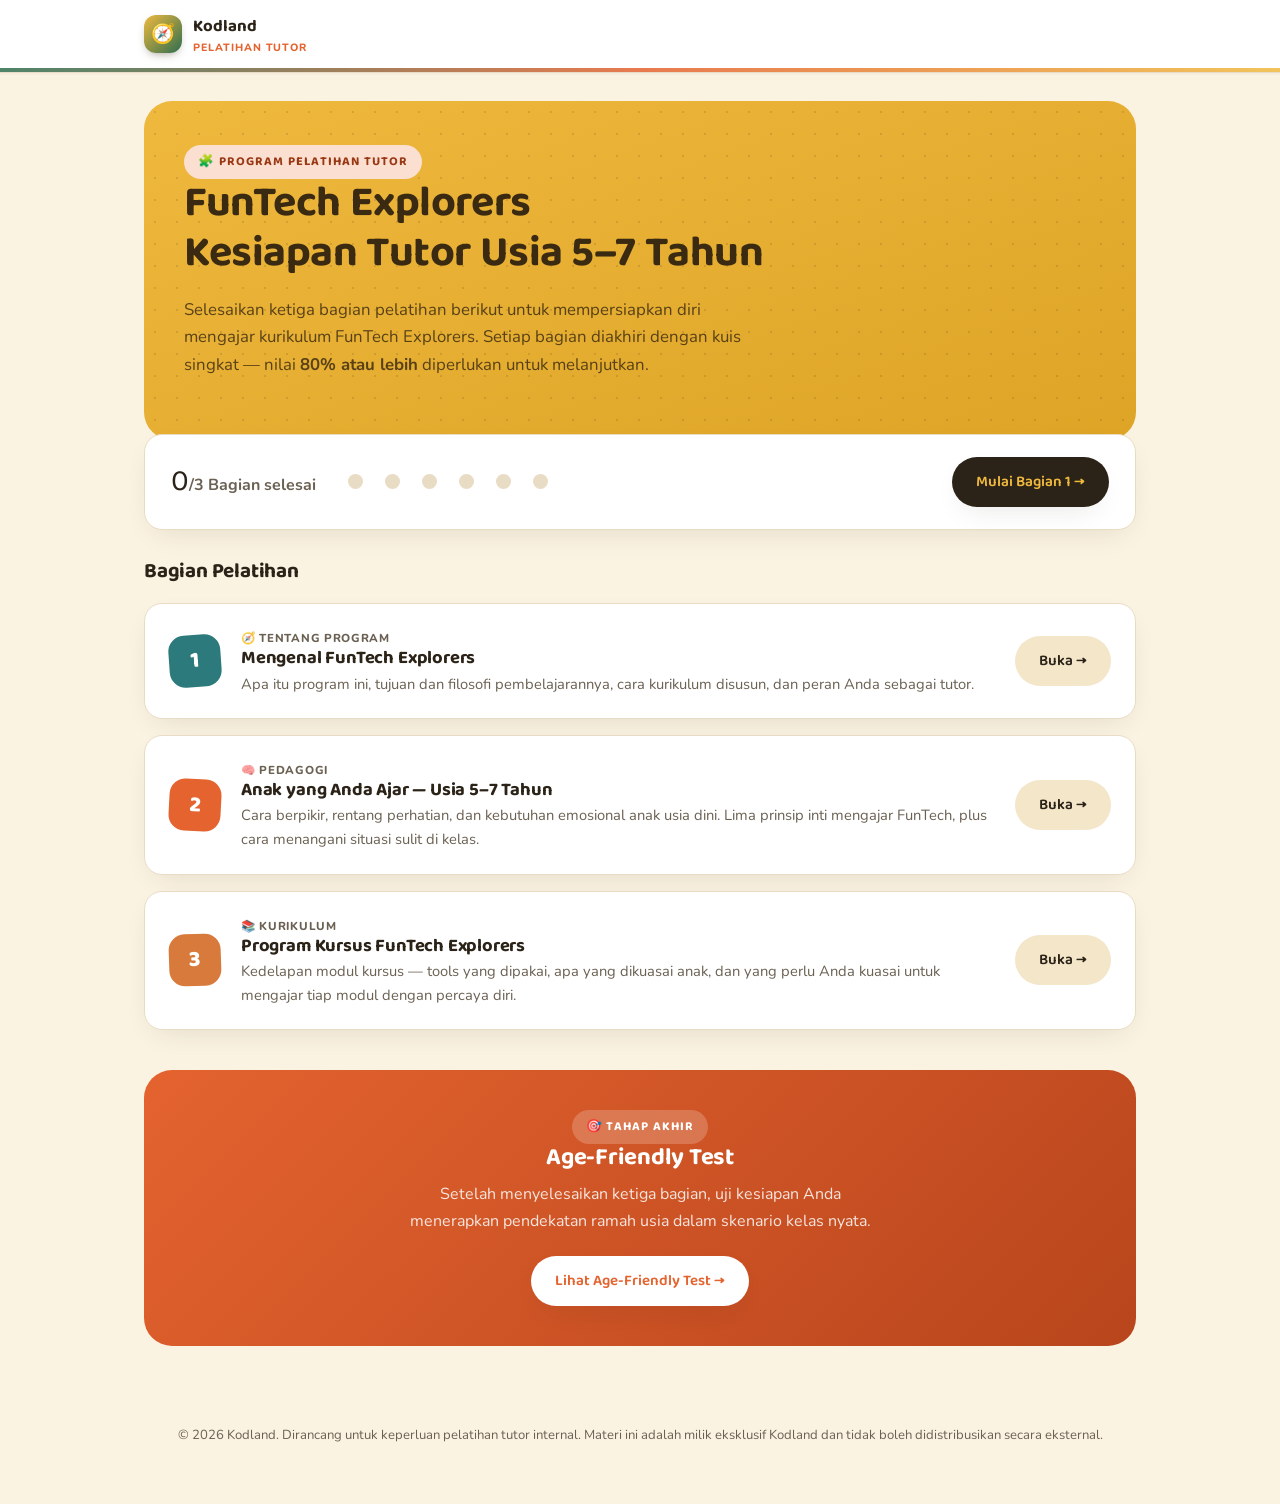
<file: index.html>
<!DOCTYPE html>
<html lang="id">
<head>
<meta charset="UTF-8">
<meta name="viewport" content="width=device-width, initial-scale=1.0">
<title>FunTech Explorers — Pelatihan Tutor | Kodland</title>
<link rel="stylesheet" href="style.css">
</head>
<body>

<div class="topbar">
  <div class="topbar-inner">
    <div class="brand">
      <div class="logo-mark">🧭</div>
      <div>
        Kodland
        <small>Pelatihan Tutor</small>
      </div>
    </div>
    <div class="topbar-nav">    </div>
  </div>
</div>

<div class="wrap">

  <div class="hero">
    <span class="eyebrow">🧩 Program Pelatihan Tutor</span>
    <h1>FunTech Explorers<br>Kesiapan Tutor Usia 5–7 Tahun</h1>
    <p class="lede">Selesaikan ketiga bagian pelatihan berikut untuk mempersiapkan diri mengajar kurikulum FunTech Explorers. Setiap bagian diakhiri dengan kuis singkat — nilai <strong>80% atau lebih</strong> diperlukan untuk melanjutkan.</p>
  </div>

  <div class="progress-card">
    <div class="progress-count">0<span>/3 Bagian selesai</span></div>
    <div class="trail">
      <div class="trail-dot"></div><div class="trail-dot"></div><div class="trail-dot"></div>
      <div class="trail-dot"></div><div class="trail-dot"></div><div class="trail-dot"></div>
    </div>
    <a href="bagian1-tentang-program.html" class="btn btn-primary">Mulai Bagian 1 →</a>
  </div>

  <h2 class="display" style="font-size:1.3rem;">Bagian Pelatihan</h2>
  <div class="module-list">

    <div class="module-card">
      <div class="module-num">1</div>
      <div class="module-body">
        <span class="module-tag">🧭 Tentang Program</span>
        <h3>Mengenal FunTech Explorers</h3>
        <p>Apa itu program ini, tujuan dan filosofi pembelajarannya, cara kurikulum disusun, dan peran Anda sebagai tutor.</p>
      </div>
      <a href="bagian1-tentang-program.html" class="btn btn-ghost">Buka →</a>
    </div>

    <div class="module-card">
      <div class="module-num">2</div>
      <div class="module-body">
        <span class="module-tag">🧠 Pedagogi</span>
        <h3>Anak yang Anda Ajar — Usia 5–7 Tahun</h3>
        <p>Cara berpikir, rentang perhatian, dan kebutuhan emosional anak usia dini. Lima prinsip inti mengajar FunTech, plus cara menangani situasi sulit di kelas.</p>
      </div>
      <a href="bagian2-pedagogi.html" class="btn btn-ghost">Buka →</a>
    </div>

    <div class="module-card">
      <div class="module-num">3</div>
      <div class="module-body">
        <span class="module-tag">📚 Kurikulum</span>
        <h3>Program Kursus FunTech Explorers</h3>
        <p>Kedelapan modul kursus — tools yang dipakai, apa yang dikuasai anak, dan yang perlu Anda kuasai untuk mengajar tiap modul dengan percaya diri.</p>
      </div>
      <a href="bagian3-kurikulum.html" class="btn btn-ghost">Buka →</a>
    </div>

  </div>

  <div class="cta-final">
    <span class="eyebrow" style="background:rgba(255,255,255,.2); color:#fff;">🎯 Tahap Akhir</span>
    <h2>Age-Friendly Test</h2>
    <p>Setelah menyelesaikan ketiga bagian, uji kesiapan Anda menerapkan pendekatan ramah usia dalam skenario kelas nyata.</p>
    <a href="age-friendly-test.html" class="btn btn-primary">Lihat Age-Friendly Test →</a>
  </div>

</div>

<footer>© 2026 Kodland. Dirancang untuk keperluan pelatihan tutor internal. Materi ini adalah milik eksklusif Kodland dan tidak boleh didistribusikan secara eksternal.</footer>

<script>
</script>

</body>
</html>
</file>
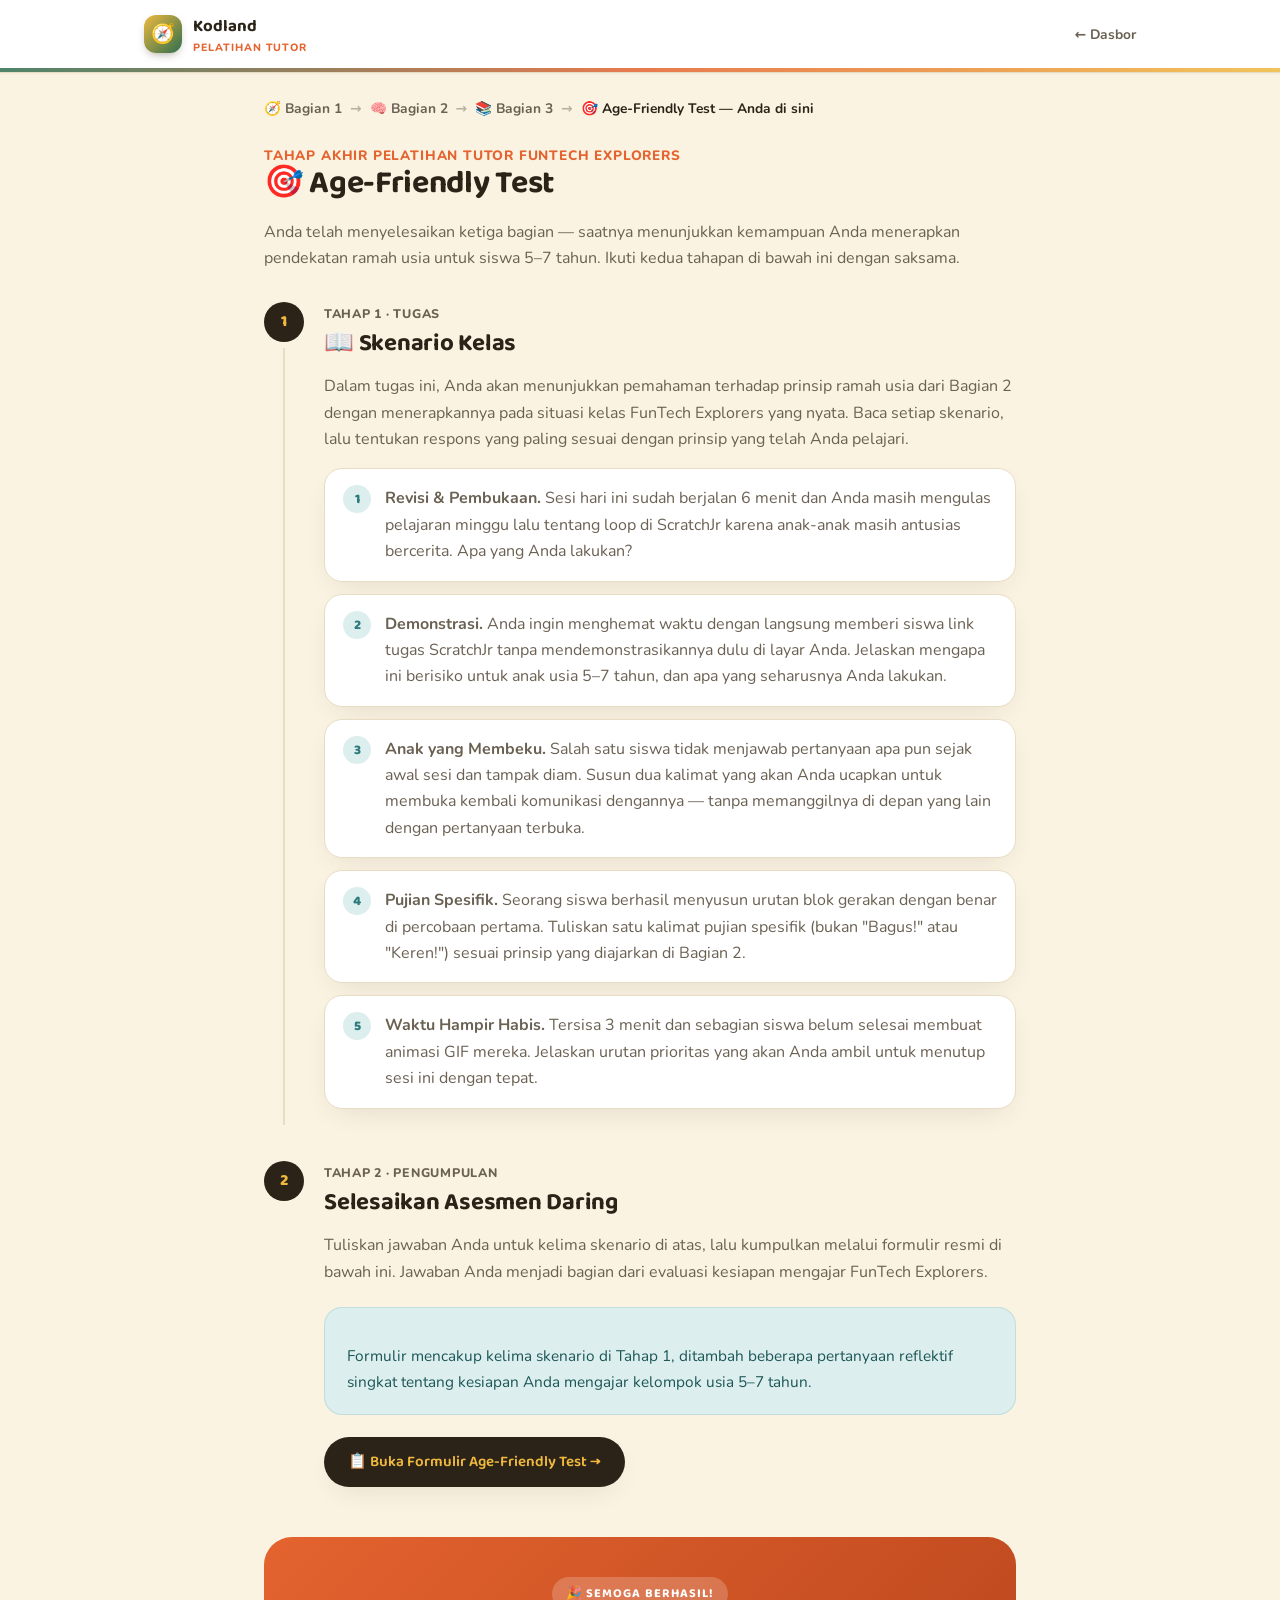
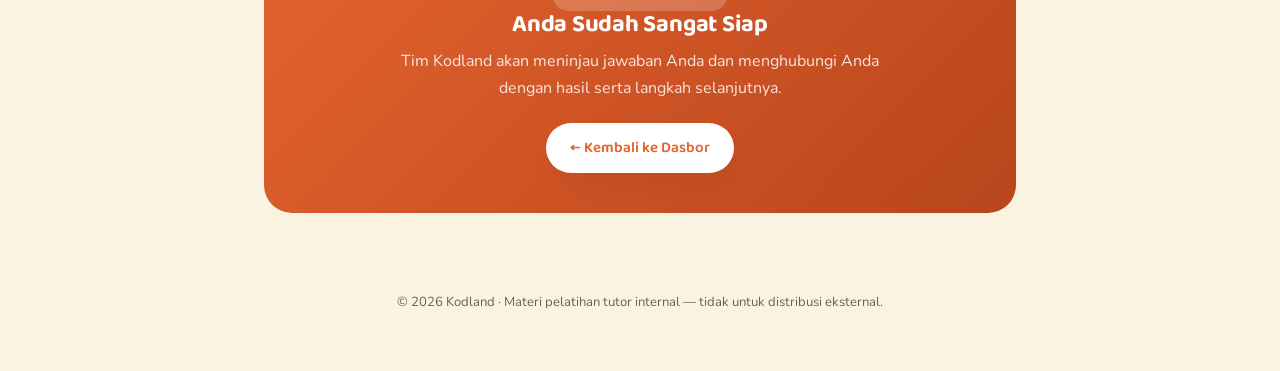
<file: age-friendly-test.html>
<!DOCTYPE html>
<html lang="id">
<head>
<meta charset="UTF-8">
<meta name="viewport" content="width=device-width, initial-scale=1.0">
<title>Age-Friendly Test — Pelatihan Tutor FunTech Explorers</title>
<link rel="stylesheet" href="style.css">
</head>
<body>

<div class="topbar">
  <div class="topbar-inner">
    <div class="brand">
      <div class="logo-mark">🧭</div>
      <div>
        Kodland
        <small>Pelatihan Tutor</small>
      </div>
    </div>
    <div class="topbar-nav">
      <a href="index.html" class="back">Dasbor</a>    </div>
  </div>
</div>

<div class="wrap-narrow">

  <div class="breadcrumb-steps">
    <span class="step"><a href="bagian1-tentang-program.html">🧭 Bagian 1</a></span>
    <span class="arrow">→</span>
    <span class="step"><a href="bagian2-pedagogi.html">🧠 Bagian 2</a></span>
    <span class="arrow">→</span>
    <span class="step"><a href="bagian3-kurikulum.html">📚 Bagian 3</a></span>
    <span class="arrow">→</span>
    <span class="step current">🎯 Age-Friendly Test — Anda di sini</span>
  </div>

  <span class="kicker">Tahap Akhir Pelatihan Tutor FunTech Explorers</span>
  <h1>🎯 Age-Friendly Test</h1>
  <p>Anda telah menyelesaikan ketiga bagian — saatnya menunjukkan kemampuan Anda menerapkan pendekatan ramah usia untuk siswa 5–7 tahun. Ikuti kedua tahapan di bawah ini dengan saksama.</p>

  <div class="stage">
    <div class="stage-marker">
      <div class="stage-dot">1</div>
      <div class="stage-line"></div>
    </div>
    <div class="stage-content">
      <span class="stage-label">Tahap 1 · Tugas</span>
      <h2 style="margin-top:6px;">📖 Skenario Kelas</h2>
      <p>Dalam tugas ini, Anda akan menunjukkan pemahaman terhadap prinsip ramah usia dari Bagian 2 dengan menerapkannya pada situasi kelas FunTech Explorers yang nyata. Baca setiap skenario, lalu tentukan respons yang paling sesuai dengan prinsip yang telah Anda pelajari.</p>

      <div class="task-item">
        <div class="task-num">1</div>
        <div>
          <p style="margin:0;"><strong>Revisi & Pembukaan.</strong> Sesi hari ini sudah berjalan 6 menit dan Anda masih mengulas pelajaran minggu lalu tentang loop di ScratchJr karena anak-anak masih antusias bercerita. Apa yang Anda lakukan?</p>
        </div>
      </div>
      <div class="task-item">
        <div class="task-num">2</div>
        <div>
          <p style="margin:0;"><strong>Demonstrasi.</strong> Anda ingin menghemat waktu dengan langsung memberi siswa link tugas ScratchJr tanpa mendemonstrasikannya dulu di layar Anda. Jelaskan mengapa ini berisiko untuk anak usia 5–7 tahun, dan apa yang seharusnya Anda lakukan.</p>
        </div>
      </div>
      <div class="task-item">
        <div class="task-num">3</div>
        <div>
          <p style="margin:0;"><strong>Anak yang Membeku.</strong> Salah satu siswa tidak menjawab pertanyaan apa pun sejak awal sesi dan tampak diam. Susun dua kalimat yang akan Anda ucapkan untuk membuka kembali komunikasi dengannya — tanpa memanggilnya di depan yang lain dengan pertanyaan terbuka.</p>
        </div>
      </div>
      <div class="task-item">
        <div class="task-num">4</div>
        <div>
          <p style="margin:0;"><strong>Pujian Spesifik.</strong> Seorang siswa berhasil menyusun urutan blok gerakan dengan benar di percobaan pertama. Tuliskan satu kalimat pujian spesifik (bukan "Bagus!" atau "Keren!") sesuai prinsip yang diajarkan di Bagian 2.</p>
        </div>
      </div>
      <div class="task-item">
        <div class="task-num">5</div>
        <div>
          <p style="margin:0;"><strong>Waktu Hampir Habis.</strong> Tersisa 3 menit dan sebagian siswa belum selesai membuat animasi GIF mereka. Jelaskan urutan prioritas yang akan Anda ambil untuk menutup sesi ini dengan tepat.</p>
        </div>
      </div>
    </div>
  </div>

  <div class="stage">
    <div class="stage-marker">
      <div class="stage-dot">2</div>
    </div>
    <div class="stage-content">
      <span class="stage-label">Tahap 2 · Pengumpulan</span>
      <h2 style="margin-top:6px;">Selesaikan Asesmen Daring</h2>
      <p>Tuliskan jawaban Anda untuk kelima skenario di atas, lalu kumpulkan melalui formulir resmi di bawah ini. Jawaban Anda menjadi bagian dari evaluasi kesiapan mengajar FunTech Explorers.</p>
      <div class="callout callout-info">
        <p>Formulir mencakup kelima skenario di Tahap 1, ditambah beberapa pertanyaan reflektif singkat tentang kesiapan Anda mengajar kelompok usia 5–7 tahun.</p>
      </div>
      <a href="https://forms.gle/kPBvaFZmKHYs17eh9" target="_blank" rel="noopener" class="btn btn-primary">📋 Buka Formulir Age-Friendly Test →</a>
    </div>
  </div>

  <div class="cta-final">
    <span class="eyebrow" style="background:rgba(255,255,255,.2); color:#fff;">🎉 Semoga berhasil!</span>
    <h2>Anda Sudah Sangat Siap</h2>
    <p>Tim Kodland akan meninjau jawaban Anda dan menghubungi Anda dengan hasil serta langkah selanjutnya.</p>
    <a href="index.html" class="btn btn-primary">← Kembali ke Dasbor</a>
  </div>

</div>

<footer>© 2026 Kodland · Materi pelatihan tutor internal — tidak untuk distribusi eksternal.</footer>

<script>
</script>

</body>
</html>
</file>
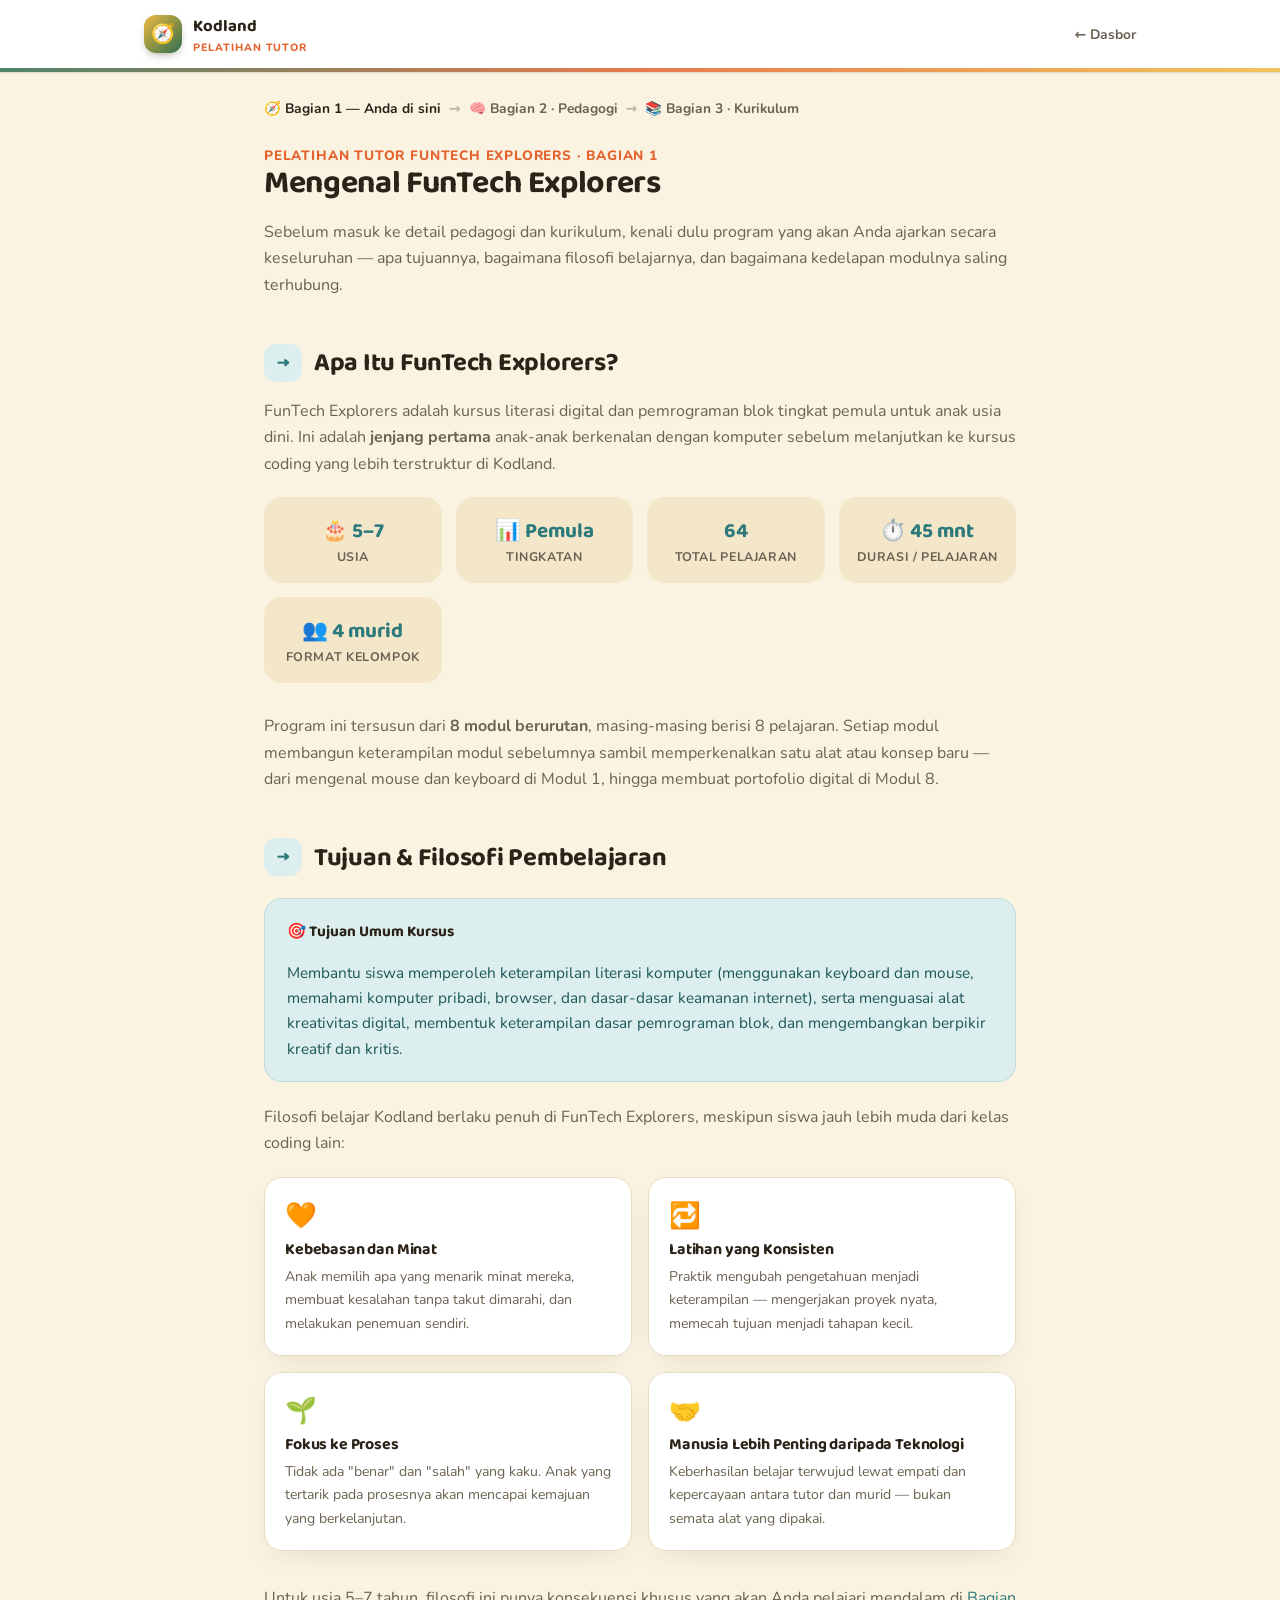
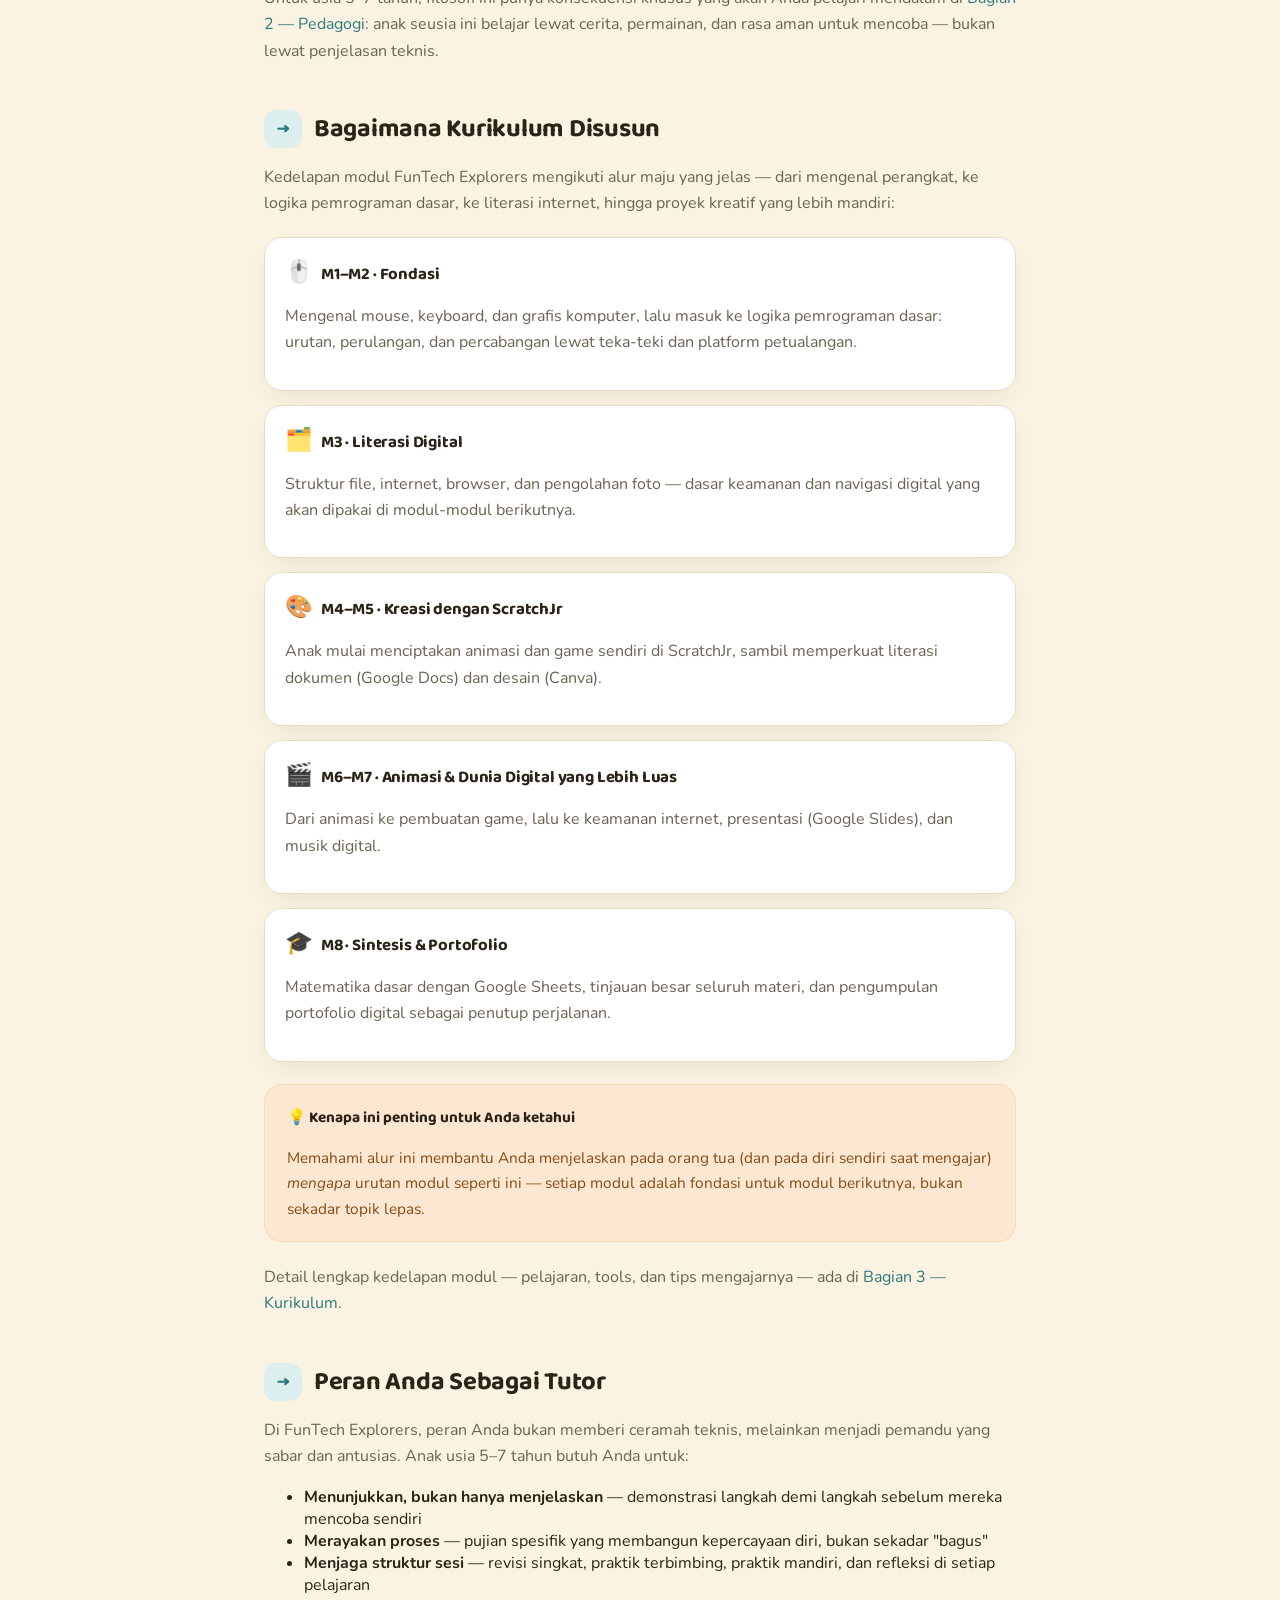
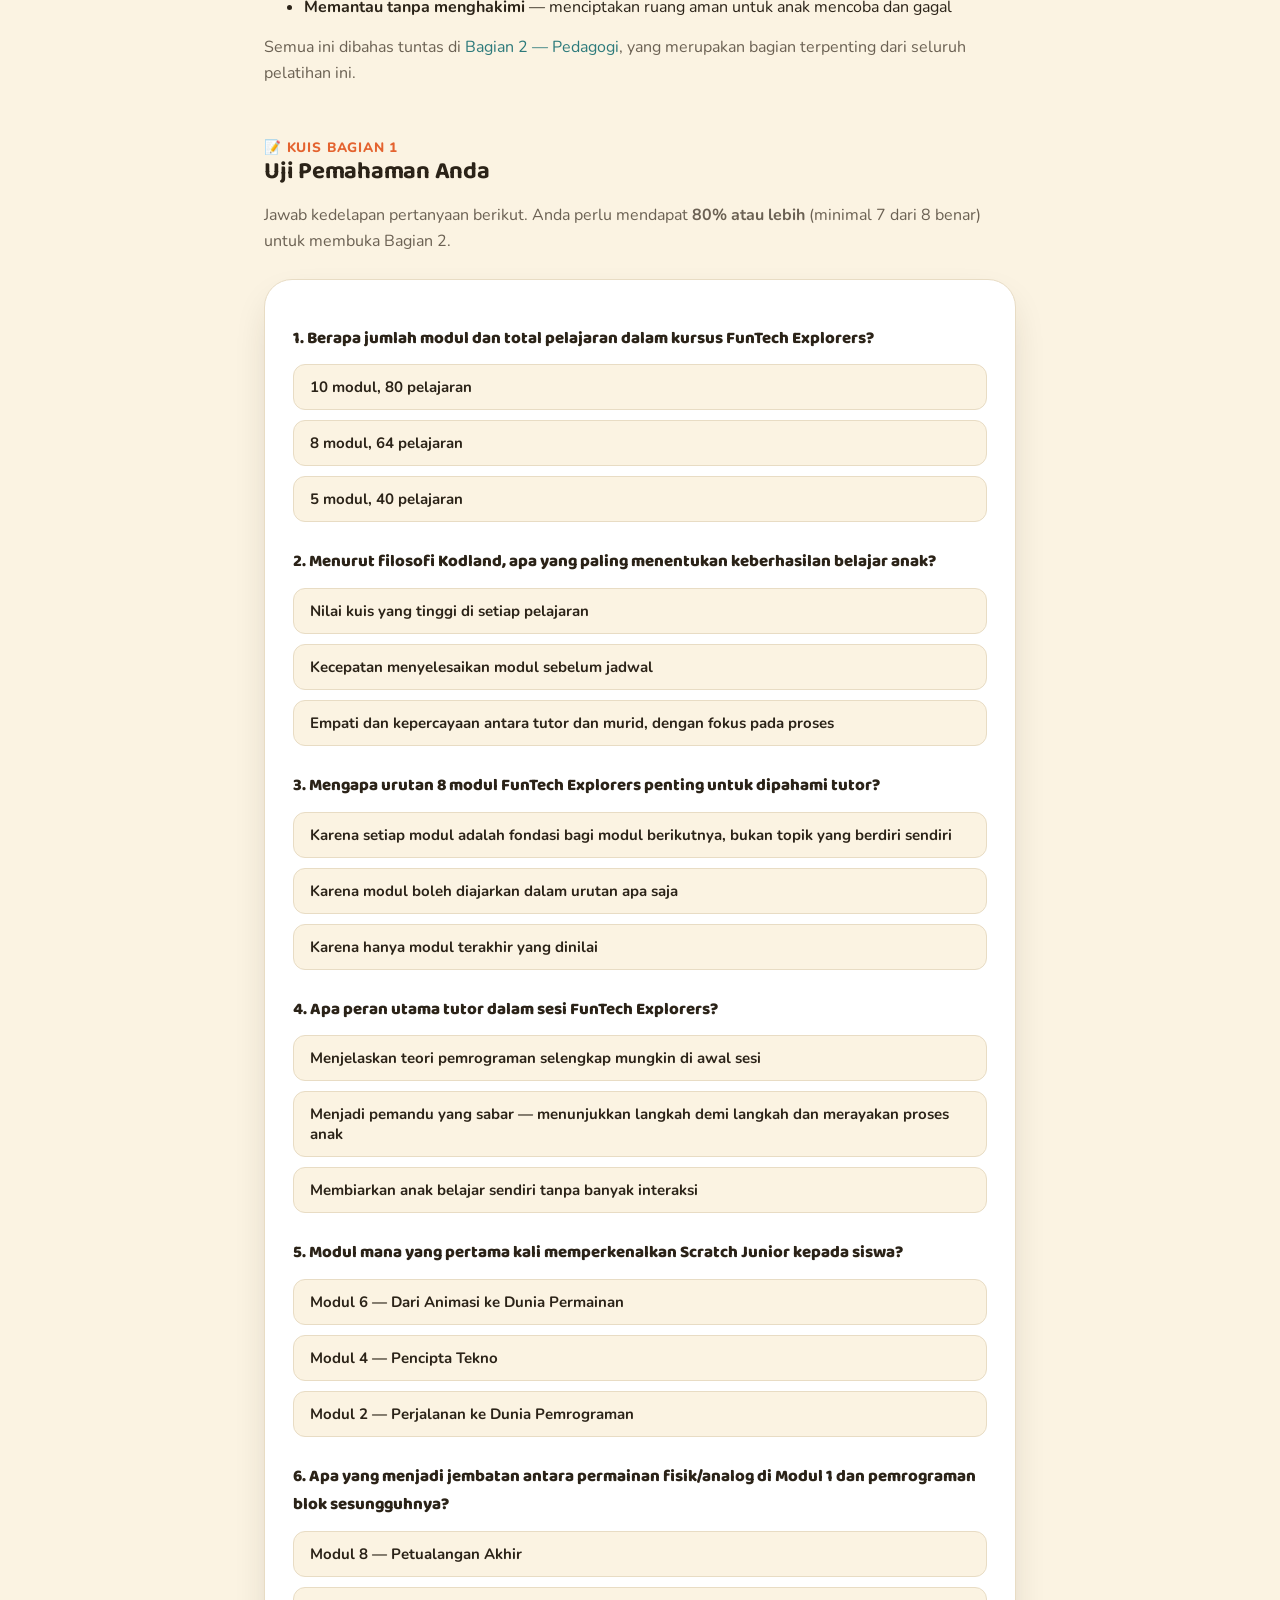
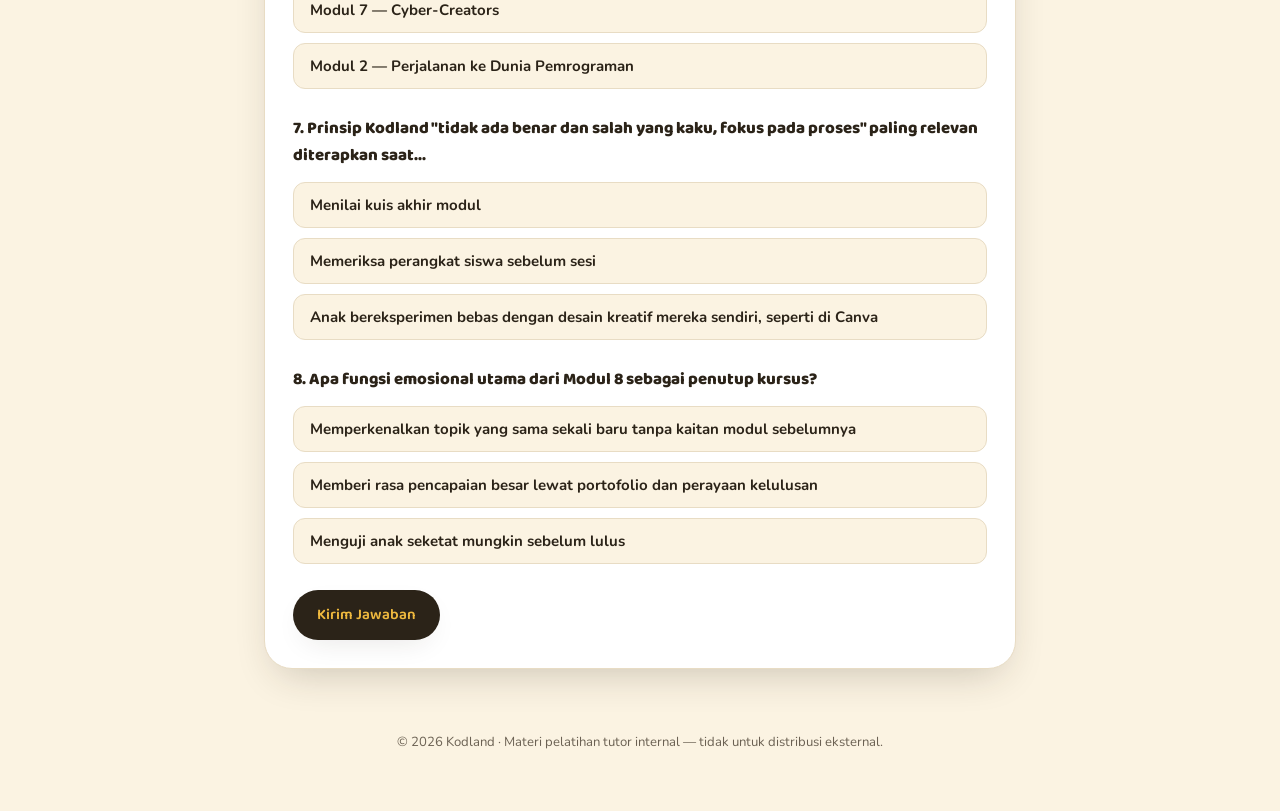
<file: bagian1-tentang-program.html>
<!DOCTYPE html>
<html lang="id">
<head>
<meta charset="UTF-8">
<meta name="viewport" content="width=device-width, initial-scale=1.0">
<title>Tentang Program — Pelatihan Tutor FunTech Explorers</title>
<link rel="stylesheet" href="style.css">
</head>
<body>

<div class="topbar">
  <div class="topbar-inner">
    <div class="brand">
      <div class="logo-mark">🧭</div>
      <div>
        Kodland
        <small>Pelatihan Tutor</small>
      </div>
    </div>
    <div class="topbar-nav">
      <a href="index.html" class="back">Dasbor</a>    </div>
  </div>
</div>

<div class="wrap-narrow">

  <div class="breadcrumb-steps">
    <span class="step current">🧭 Bagian 1 — Anda di sini</span>
    <span class="arrow">→</span>
    <span class="step">🧠 Bagian 2 · Pedagogi</span>
    <span class="arrow">→</span>
    <span class="step">📚 Bagian 3 · Kurikulum</span>
  </div>

  <span class="kicker">Pelatihan Tutor FunTech Explorers · Bagian 1</span>
  <h1>Mengenal FunTech Explorers</h1>
  <p>Sebelum masuk ke detail pedagogi dan kurikulum, kenali dulu program yang akan Anda ajarkan secara keseluruhan — apa tujuannya, bagaimana filosofi belajarnya, dan bagaimana kedelapan modulnya saling terhubung.</p>

  <article>

    <section id="sec0">
      <h2><span class="num">→</span>Apa Itu FunTech Explorers?</h2>
      <p>FunTech Explorers adalah kursus literasi digital dan pemrograman blok tingkat pemula untuk anak usia dini. Ini adalah <strong>jenjang pertama</strong> anak-anak berkenalan dengan komputer sebelum melanjutkan ke kursus coding yang lebih terstruktur di Kodland.</p>
      <div class="info-grid">
        <div class="info-tile"><div class="big">🎂 5–7</div><div class="label">Usia</div></div>
        <div class="info-tile"><div class="big">📊 Pemula</div><div class="label">Tingkatan</div></div>
        <div class="info-tile"><div class="big">64</div><div class="label">Total pelajaran</div></div>
        <div class="info-tile"><div class="big">⏱️ 45 mnt</div><div class="label">Durasi / pelajaran</div></div>
        <div class="info-tile"><div class="big">👥 4 murid</div><div class="label">Format kelompok</div></div>
      </div>
      <p>Program ini tersusun dari <strong>8 modul berurutan</strong>, masing-masing berisi 8 pelajaran. Setiap modul membangun keterampilan modul sebelumnya sambil memperkenalkan satu alat atau konsep baru — dari mengenal mouse dan keyboard di Modul 1, hingga membuat portofolio digital di Modul 8.</p>
    </section>

    <section id="sec1">
      <h2><span class="num">→</span>Tujuan & Filosofi Pembelajaran</h2>
      <div class="callout callout-info">
        <span class="callout-label">🎯 Tujuan Umum Kursus</span>
        <p>Membantu siswa memperoleh keterampilan literasi komputer (menggunakan keyboard dan mouse, memahami komputer pribadi, browser, dan dasar-dasar keamanan internet), serta menguasai alat kreativitas digital, membentuk keterampilan dasar pemrograman blok, dan mengembangkan berpikir kreatif dan kritis.</p>
      </div>

      <p>Filosofi belajar Kodland berlaku penuh di FunTech Explorers, meskipun siswa jauh lebih muda dari kelas coding lain:</p>
      <div class="philosophy-grid">
        <div class="philosophy-card"><span class="ic">🧡</span><h4>Kebebasan dan Minat</h4><p>Anak memilih apa yang menarik minat mereka, membuat kesalahan tanpa takut dimarahi, dan melakukan penemuan sendiri.</p></div>
        <div class="philosophy-card"><span class="ic">🔁</span><h4>Latihan yang Konsisten</h4><p>Praktik mengubah pengetahuan menjadi keterampilan — mengerjakan proyek nyata, memecah tujuan menjadi tahapan kecil.</p></div>
        <div class="philosophy-card"><span class="ic">🌱</span><h4>Fokus ke Proses</h4><p>Tidak ada "benar" dan "salah" yang kaku. Anak yang tertarik pada prosesnya akan mencapai kemajuan yang berkelanjutan.</p></div>
        <div class="philosophy-card"><span class="ic">🤝</span><h4>Manusia Lebih Penting daripada Teknologi</h4><p>Keberhasilan belajar terwujud lewat empati dan kepercayaan antara tutor dan murid — bukan semata alat yang dipakai.</p></div>
      </div>
      <p>Untuk usia 5–7 tahun, filosofi ini punya konsekuensi khusus yang akan Anda pelajari mendalam di <a href="bagian2-pedagogi.html">Bagian 2 — Pedagogi</a>: anak seusia ini belajar lewat cerita, permainan, dan rasa aman untuk mencoba — bukan lewat penjelasan teknis.</p>
    </section>

    <section id="sec2">
      <h2><span class="num">→</span>Bagaimana Kurikulum Disusun</h2>
      <p>Kedelapan modul FunTech Explorers mengikuti alur maju yang jelas — dari mengenal perangkat, ke logika pemrograman dasar, ke literasi internet, hingga proyek kreatif yang lebih mandiri:</p>
      <div class="scenario-grid">
        <div class="scenario"><span class="sig">🖱️</span><h4>M1–M2 · Fondasi</h4><p>Mengenal mouse, keyboard, dan grafis komputer, lalu masuk ke logika pemrograman dasar: urutan, perulangan, dan percabangan lewat teka-teki dan platform petualangan.</p></div>
        <div class="scenario"><span class="sig">🗂️</span><h4>M3 · Literasi Digital</h4><p>Struktur file, internet, browser, dan pengolahan foto — dasar keamanan dan navigasi digital yang akan dipakai di modul-modul berikutnya.</p></div>
        <div class="scenario"><span class="sig">🎨</span><h4>M4–M5 · Kreasi dengan ScratchJr</h4><p>Anak mulai menciptakan animasi dan game sendiri di ScratchJr, sambil memperkuat literasi dokumen (Google Docs) dan desain (Canva).</p></div>
        <div class="scenario"><span class="sig">🎬</span><h4>M6–M7 · Animasi & Dunia Digital yang Lebih Luas</h4><p>Dari animasi ke pembuatan game, lalu ke keamanan internet, presentasi (Google Slides), dan musik digital.</p></div>
        <div class="scenario"><span class="sig">🎓</span><h4>M8 · Sintesis & Portofolio</h4><p>Matematika dasar dengan Google Sheets, tinjauan besar seluruh materi, dan pengumpulan portofolio digital sebagai penutup perjalanan.</p></div>
      </div>
      <div class="callout callout-tip">
        <span class="callout-label">💡 Kenapa ini penting untuk Anda ketahui</span>
        <p>Memahami alur ini membantu Anda menjelaskan pada orang tua (dan pada diri sendiri saat mengajar) <em>mengapa</em> urutan modul seperti ini — setiap modul adalah fondasi untuk modul berikutnya, bukan sekadar topik lepas.</p>
      </div>
      <p>Detail lengkap kedelapan modul — pelajaran, tools, dan tips mengajarnya — ada di <a href="bagian3-kurikulum.html">Bagian 3 — Kurikulum</a>.</p>
    </section>

    <section id="sec3">
      <h2><span class="num">→</span>Peran Anda Sebagai Tutor</h2>
      <p>Di FunTech Explorers, peran Anda bukan memberi ceramah teknis, melainkan menjadi pemandu yang sabar dan antusias. Anak usia 5–7 tahun butuh Anda untuk:</p>
      <ul>
        <li><strong>Menunjukkan, bukan hanya menjelaskan</strong> — demonstrasi langkah demi langkah sebelum mereka mencoba sendiri</li>
        <li><strong>Merayakan proses</strong> — pujian spesifik yang membangun kepercayaan diri, bukan sekadar "bagus"</li>
        <li><strong>Menjaga struktur sesi</strong> — revisi singkat, praktik terbimbing, praktik mandiri, dan refleksi di setiap pelajaran</li>
        <li><strong>Memantau tanpa menghakimi</strong> — menciptakan ruang aman untuk anak mencoba dan gagal</li>
      </ul>
      <p>Semua ini dibahas tuntas di <a href="bagian2-pedagogi.html">Bagian 2 — Pedagogi</a>, yang merupakan bagian terpenting dari seluruh pelatihan ini.</p>
    </section>

  </article>

  <div id="sec-cta" style="margin: 50px 0 20px;">
    <span class="kicker">📝 Kuis Bagian 1</span>
    <h2>Uji Pemahaman Anda</h2>
    <p>Jawab kedelapan pertanyaan berikut. Anda perlu mendapat <strong>80% atau lebih</strong> (minimal 7 dari 8 benar) untuk membuka Bagian 2.</p>
  </div>

  <div class="quiz-box" id="quiz">

    <div class="quiz-q" data-answer="2">
      <p class="qtext">1. Berapa jumlah modul dan total pelajaran dalam kursus FunTech Explorers?</p>
      <div class="quiz-opts">
        <div class="quiz-opt" data-i="0">5 modul, 40 pelajaran</div>
        <div class="quiz-opt" data-i="1">10 modul, 80 pelajaran</div>
        <div class="quiz-opt" data-i="2">8 modul, 64 pelajaran</div>
      </div>
    </div>

    <div class="quiz-q" data-answer="1">
      <p class="qtext">2. Menurut filosofi Kodland, apa yang paling menentukan keberhasilan belajar anak?</p>
      <div class="quiz-opts">
        <div class="quiz-opt" data-i="0">Nilai kuis yang tinggi di setiap pelajaran</div>
        <div class="quiz-opt" data-i="1">Empati dan kepercayaan antara tutor dan murid, dengan fokus pada proses</div>
        <div class="quiz-opt" data-i="2">Kecepatan menyelesaikan modul sebelum jadwal</div>
      </div>
    </div>

    <div class="quiz-q" data-answer="0">
      <p class="qtext">3. Mengapa urutan 8 modul FunTech Explorers penting untuk dipahami tutor?</p>
      <div class="quiz-opts">
        <div class="quiz-opt" data-i="0">Karena setiap modul adalah fondasi bagi modul berikutnya, bukan topik yang berdiri sendiri</div>
        <div class="quiz-opt" data-i="1">Karena modul boleh diajarkan dalam urutan apa saja</div>
        <div class="quiz-opt" data-i="2">Karena hanya modul terakhir yang dinilai</div>
      </div>
    </div>

    <div class="quiz-q" data-answer="1">
      <p class="qtext">4. Apa peran utama tutor dalam sesi FunTech Explorers?</p>
      <div class="quiz-opts">
        <div class="quiz-opt" data-i="0">Menjelaskan teori pemrograman selengkap mungkin di awal sesi</div>
        <div class="quiz-opt" data-i="1">Menjadi pemandu yang sabar — menunjukkan langkah demi langkah dan merayakan proses anak</div>
        <div class="quiz-opt" data-i="2">Membiarkan anak belajar sendiri tanpa banyak interaksi</div>
      </div>
    </div>

    <div class="quiz-q" data-answer="2">
      <p class="qtext">5. Modul mana yang pertama kali memperkenalkan Scratch Junior kepada siswa?</p>
      <div class="quiz-opts">
        <div class="quiz-opt" data-i="0">Modul 2 — Perjalanan ke Dunia Pemrograman</div>
        <div class="quiz-opt" data-i="1">Modul 6 — Dari Animasi ke Dunia Permainan</div>
        <div class="quiz-opt" data-i="2">Modul 4 — Pencipta Tekno</div>
      </div>
    </div>

    <div class="quiz-q" data-answer="1">
      <p class="qtext">6. Apa yang menjadi jembatan antara permainan fisik/analog di Modul 1 dan pemrograman blok sesungguhnya?</p>
      <div class="quiz-opts">
        <div class="quiz-opt" data-i="0">Modul 8 — Petualangan Akhir</div>
        <div class="quiz-opt" data-i="1">Modul 2 — Perjalanan ke Dunia Pemrograman</div>
        <div class="quiz-opt" data-i="2">Modul 7 — Cyber-Creators</div>
      </div>
    </div>

    <div class="quiz-q" data-answer="2">
      <p class="qtext">7. Prinsip Kodland "tidak ada benar dan salah yang kaku, fokus pada proses" paling relevan diterapkan saat...</p>
      <div class="quiz-opts">
        <div class="quiz-opt" data-i="0">Menilai kuis akhir modul</div>
        <div class="quiz-opt" data-i="1">Memeriksa perangkat siswa sebelum sesi</div>
        <div class="quiz-opt" data-i="2">Anak bereksperimen bebas dengan desain kreatif mereka sendiri, seperti di Canva</div>
      </div>
    </div>

    <div class="quiz-q" data-answer="0">
      <p class="qtext">8. Apa fungsi emosional utama dari Modul 8 sebagai penutup kursus?</p>
      <div class="quiz-opts">
        <div class="quiz-opt" data-i="0">Memberi rasa pencapaian besar lewat portofolio dan perayaan kelulusan</div>
        <div class="quiz-opt" data-i="1">Menguji anak seketat mungkin sebelum lulus</div>
        <div class="quiz-opt" data-i="2">Memperkenalkan topik yang sama sekali baru tanpa kaitan modul sebelumnya</div>
      </div>
    </div>

    <button class="btn btn-primary" onclick="submitQuiz()" id="submitBtn">Kirim Jawaban</button>
    <div id="quizResult"></div>
    <div id="nextLink" style="margin-top:18px; display:none;">
      <a href="bagian2-pedagogi.html" class="btn btn-pink">Lanjut ke Bagian 2 →</a>
    </div>
  </div>

</div>

<footer>© 2026 Kodland · Materi pelatihan tutor internal — tidak untuk distribusi eksternal.</footer>

<script>
document.querySelectorAll('.quiz-q').forEach(q=>{
  const opts = q.querySelector('.quiz-opts');
  const children = Array.from(opts.children);
  for (let i = children.length - 1; i > 0; i--){
    const j = Math.floor(Math.random() * (i + 1));
    [children[i], children[j]] = [children[j], children[i]];
  }
  children.forEach(c => opts.appendChild(c));
});
document.querySelectorAll('.quiz-q').forEach(q=>{
  q.querySelectorAll('.quiz-opt').forEach(opt=>{
    opt.addEventListener('click', ()=>{
      q.querySelectorAll('.quiz-opt').forEach(o=>o.classList.remove('selected'));
      opt.classList.add('selected');
    });
  });
});
function submitQuiz(){
  const questions = document.querySelectorAll('.quiz-q');
  let correct = 0;
  questions.forEach(q=>{
    const answer = q.getAttribute('data-answer');
    const selected = q.querySelector('.quiz-opt.selected');
    q.querySelectorAll('.quiz-opt').forEach(o=>{
      o.classList.remove('correct','incorrect');
      if(o.getAttribute('data-i') === answer){ o.classList.add('correct'); }
      else if(o === selected){ o.classList.add('incorrect'); }
    });
    if(selected && selected.getAttribute('data-i') === answer){ correct++; }
  });
  const total = questions.length;
  const pct = Math.round((correct/total)*100);
  const resultEl = document.getElementById('quizResult');
  const passed = pct >= 80;
  resultEl.innerHTML = `<p class="quiz-result ${passed ? 'pass':'fail'}">Skor Anda: ${correct}/${total} (${pct}%) — ${passed ? '🎉 Lulus! Bagian 2 telah terbuka.' : 'Belum lulus. Tinjau kembali materi lalu coba lagi.'}</p>`;
  document.getElementById('nextLink').style.display = passed ? 'block' : 'none';
}
</script>

</body>
</html>
</file>
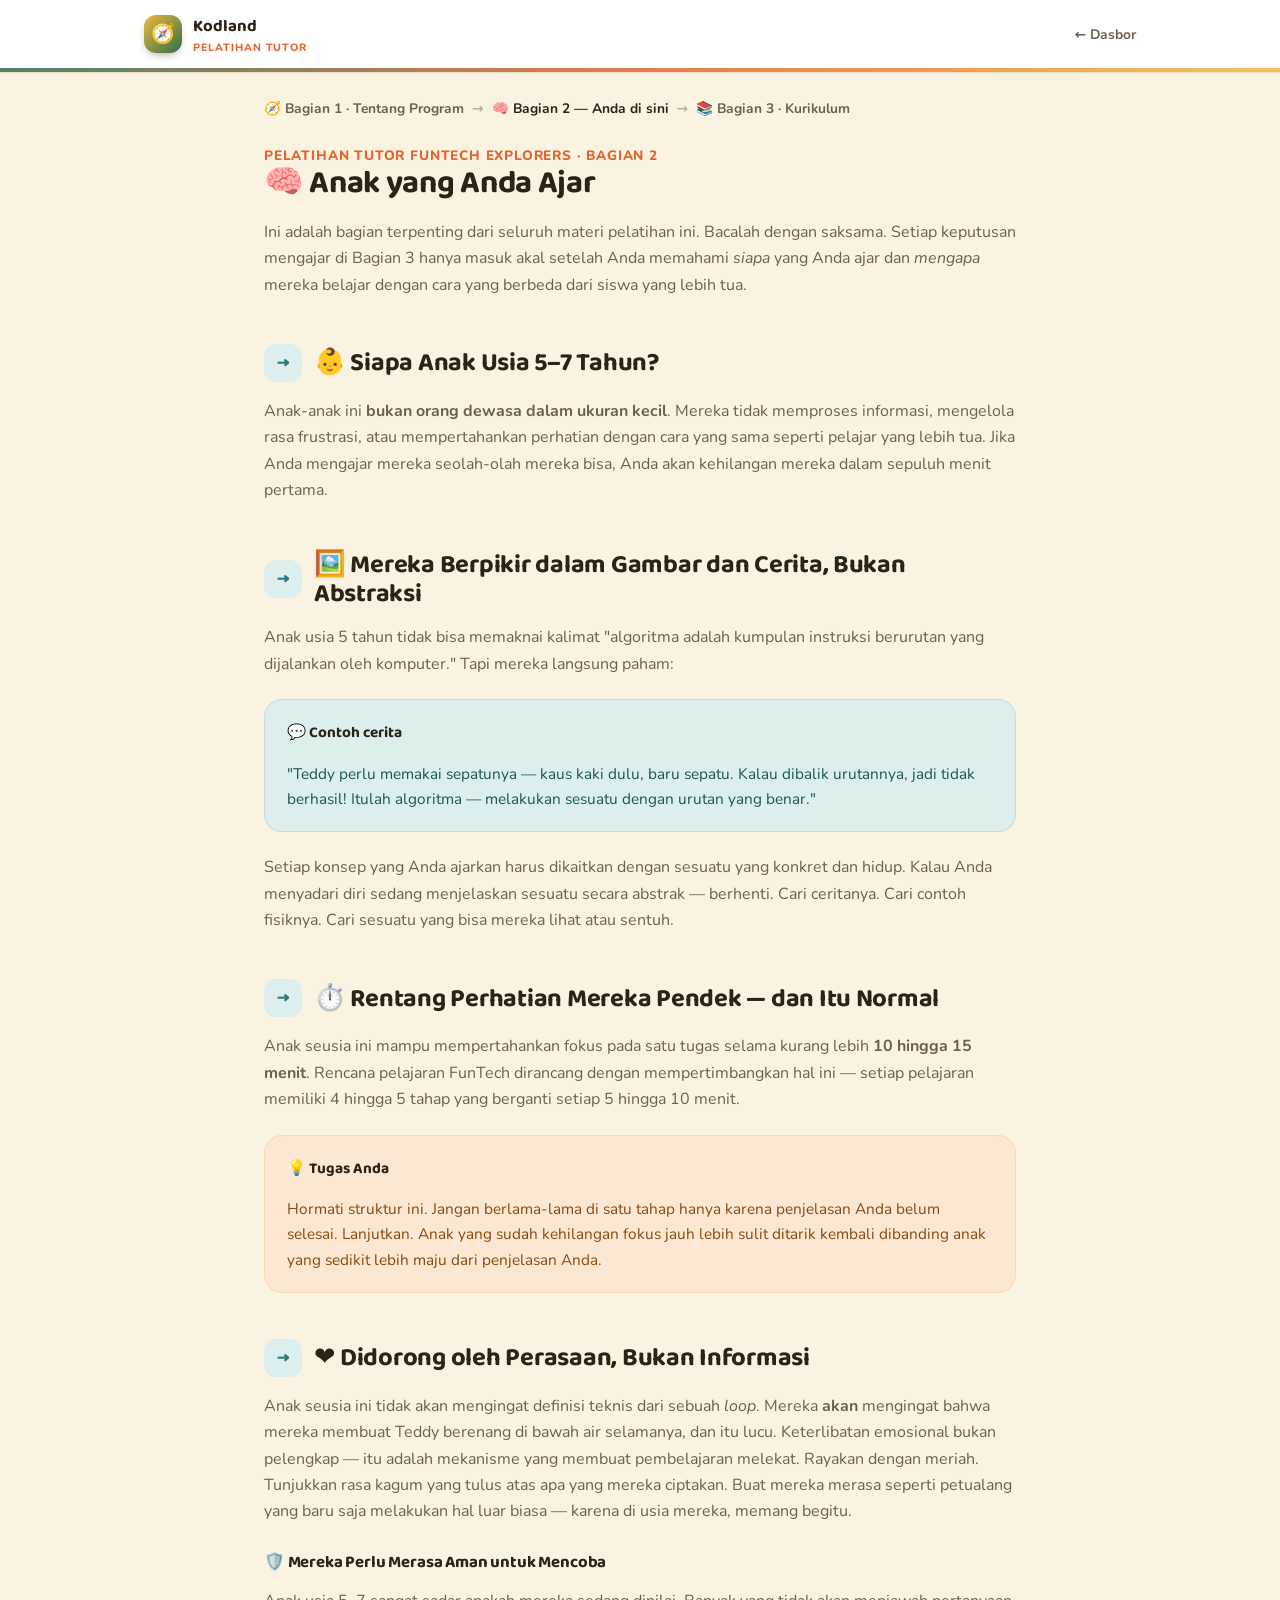
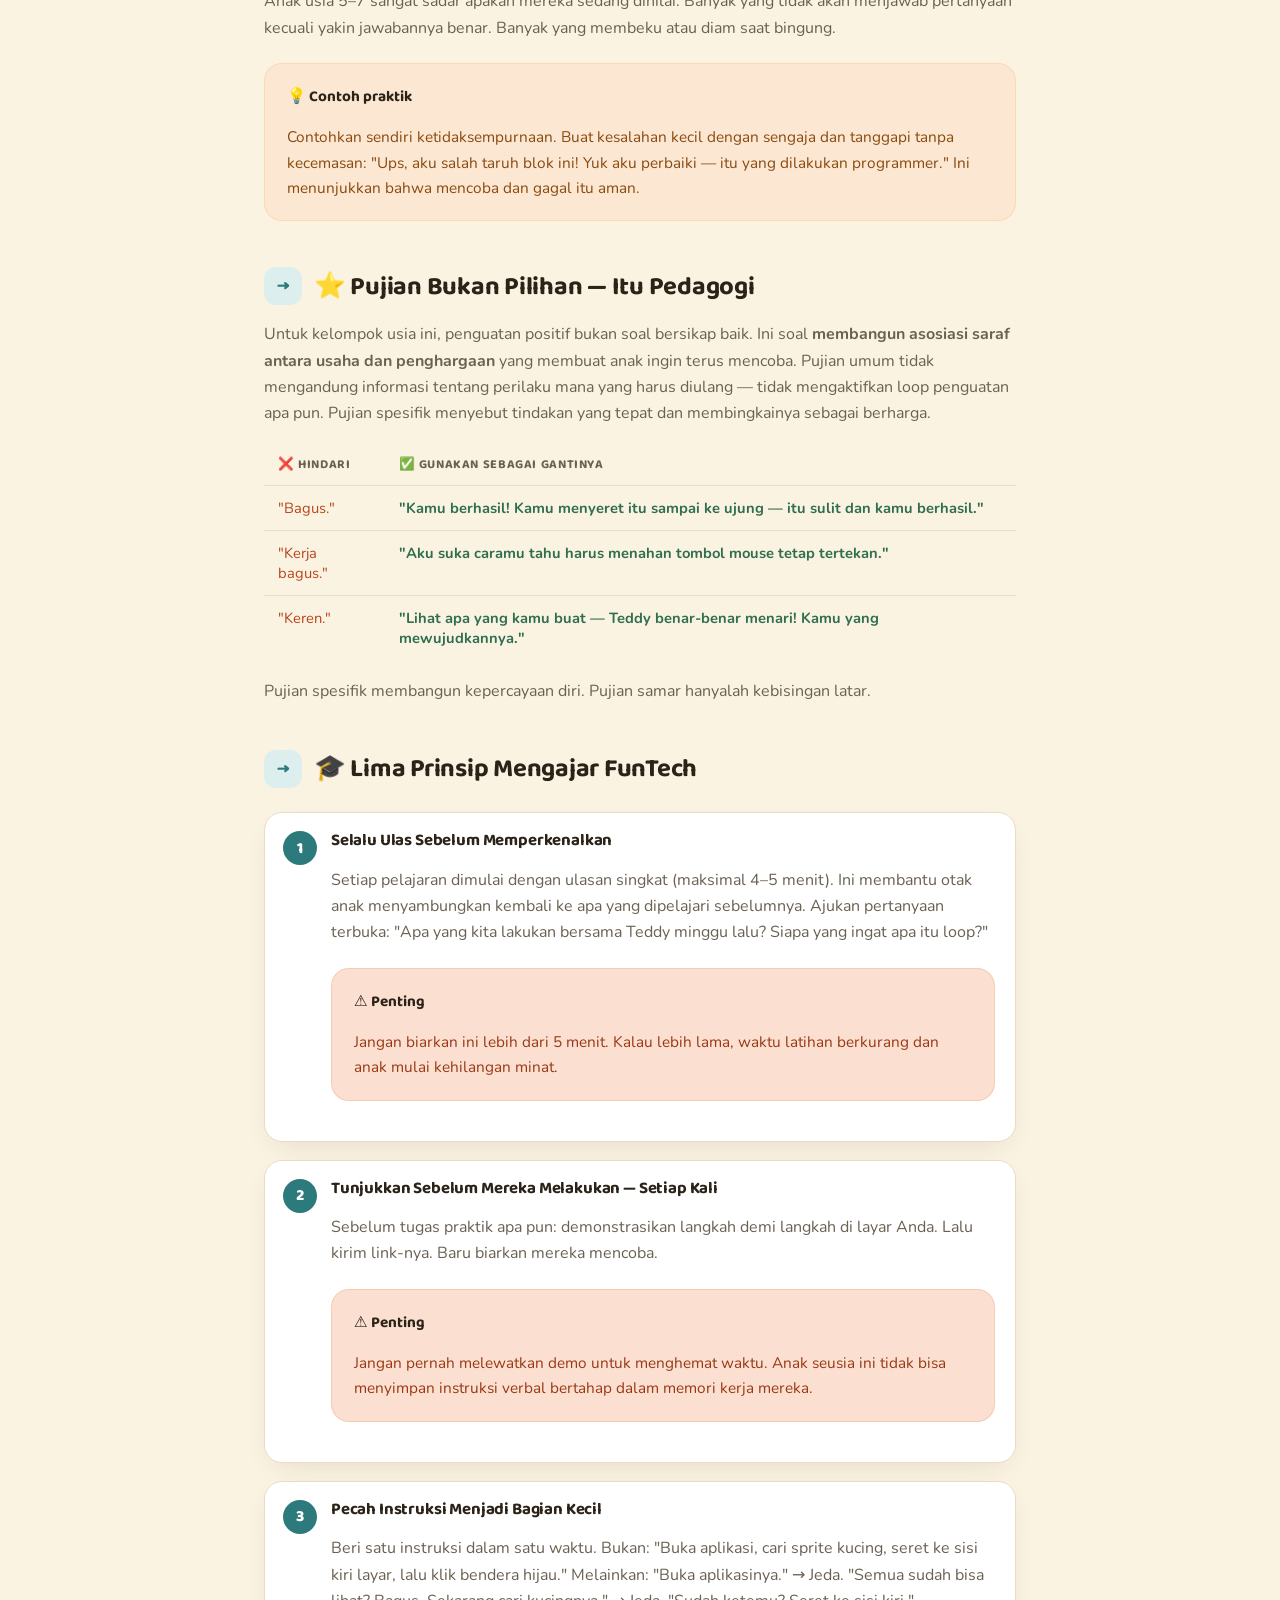
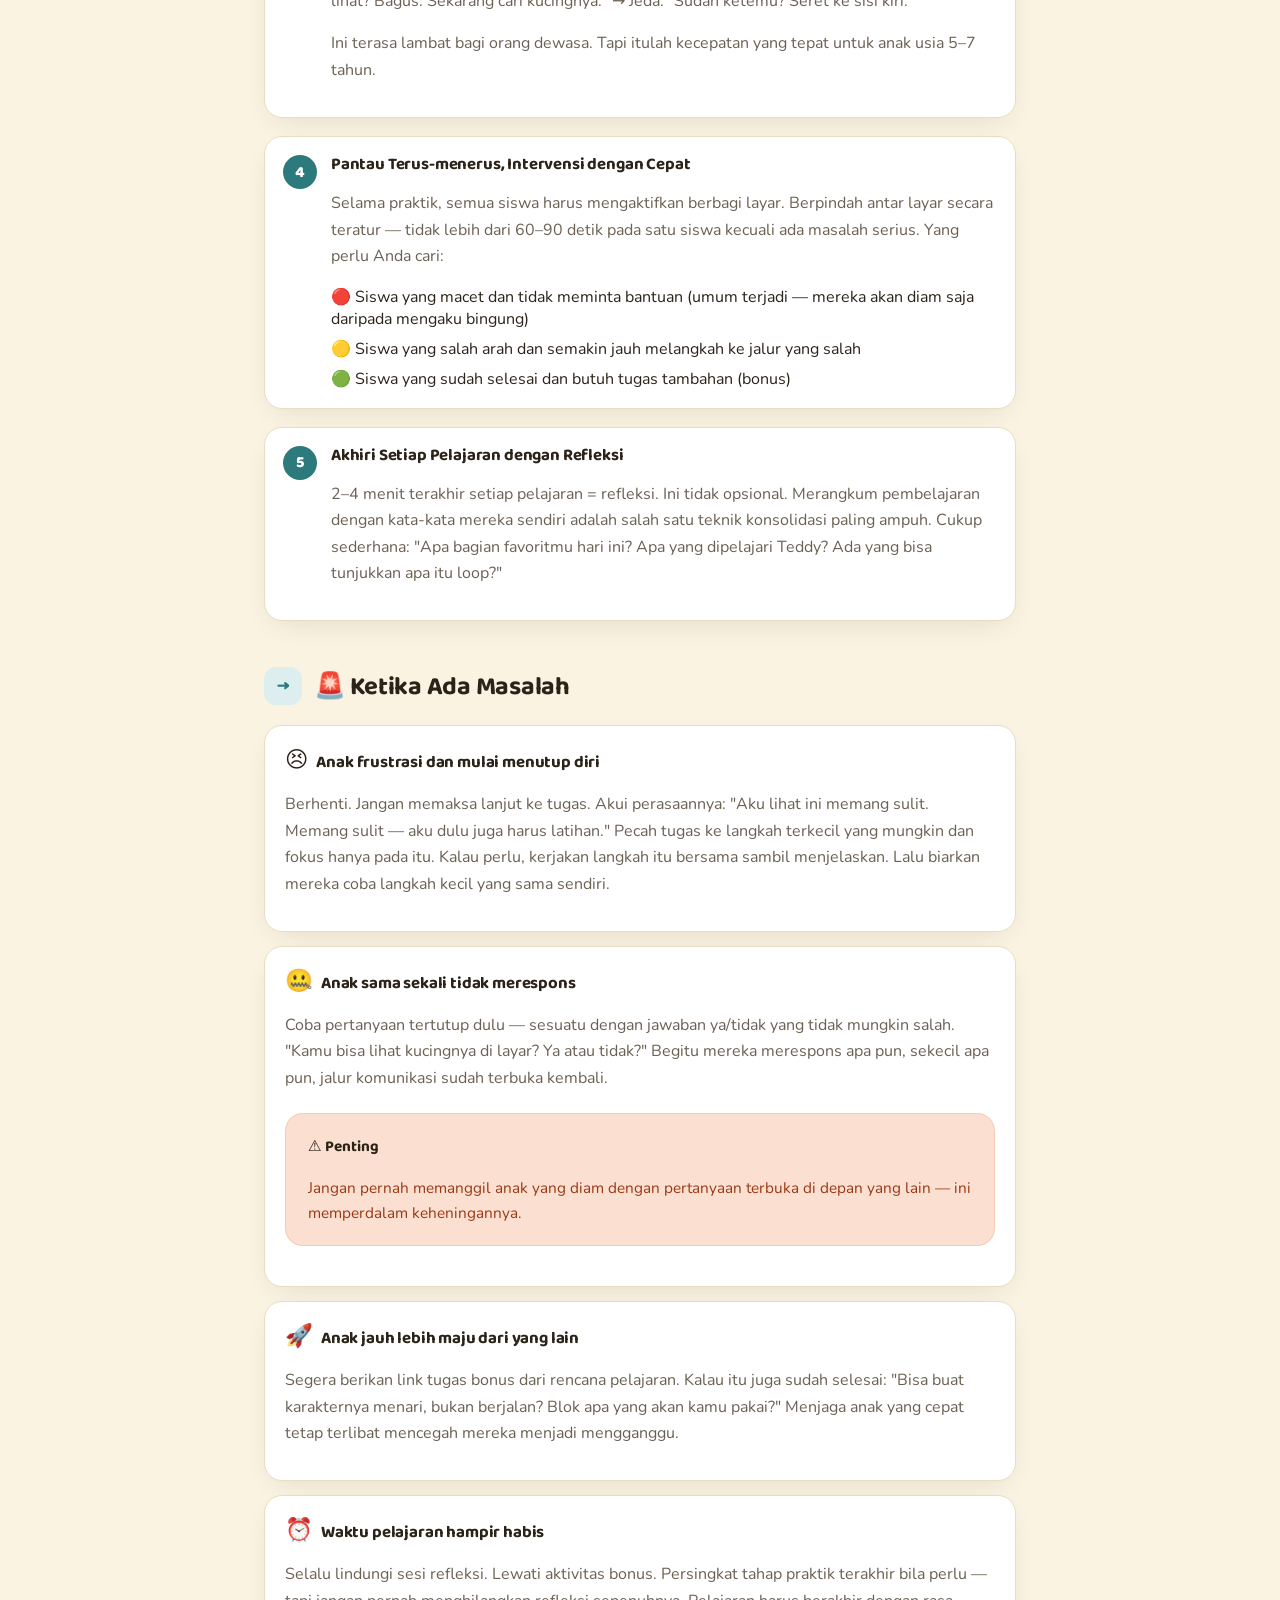
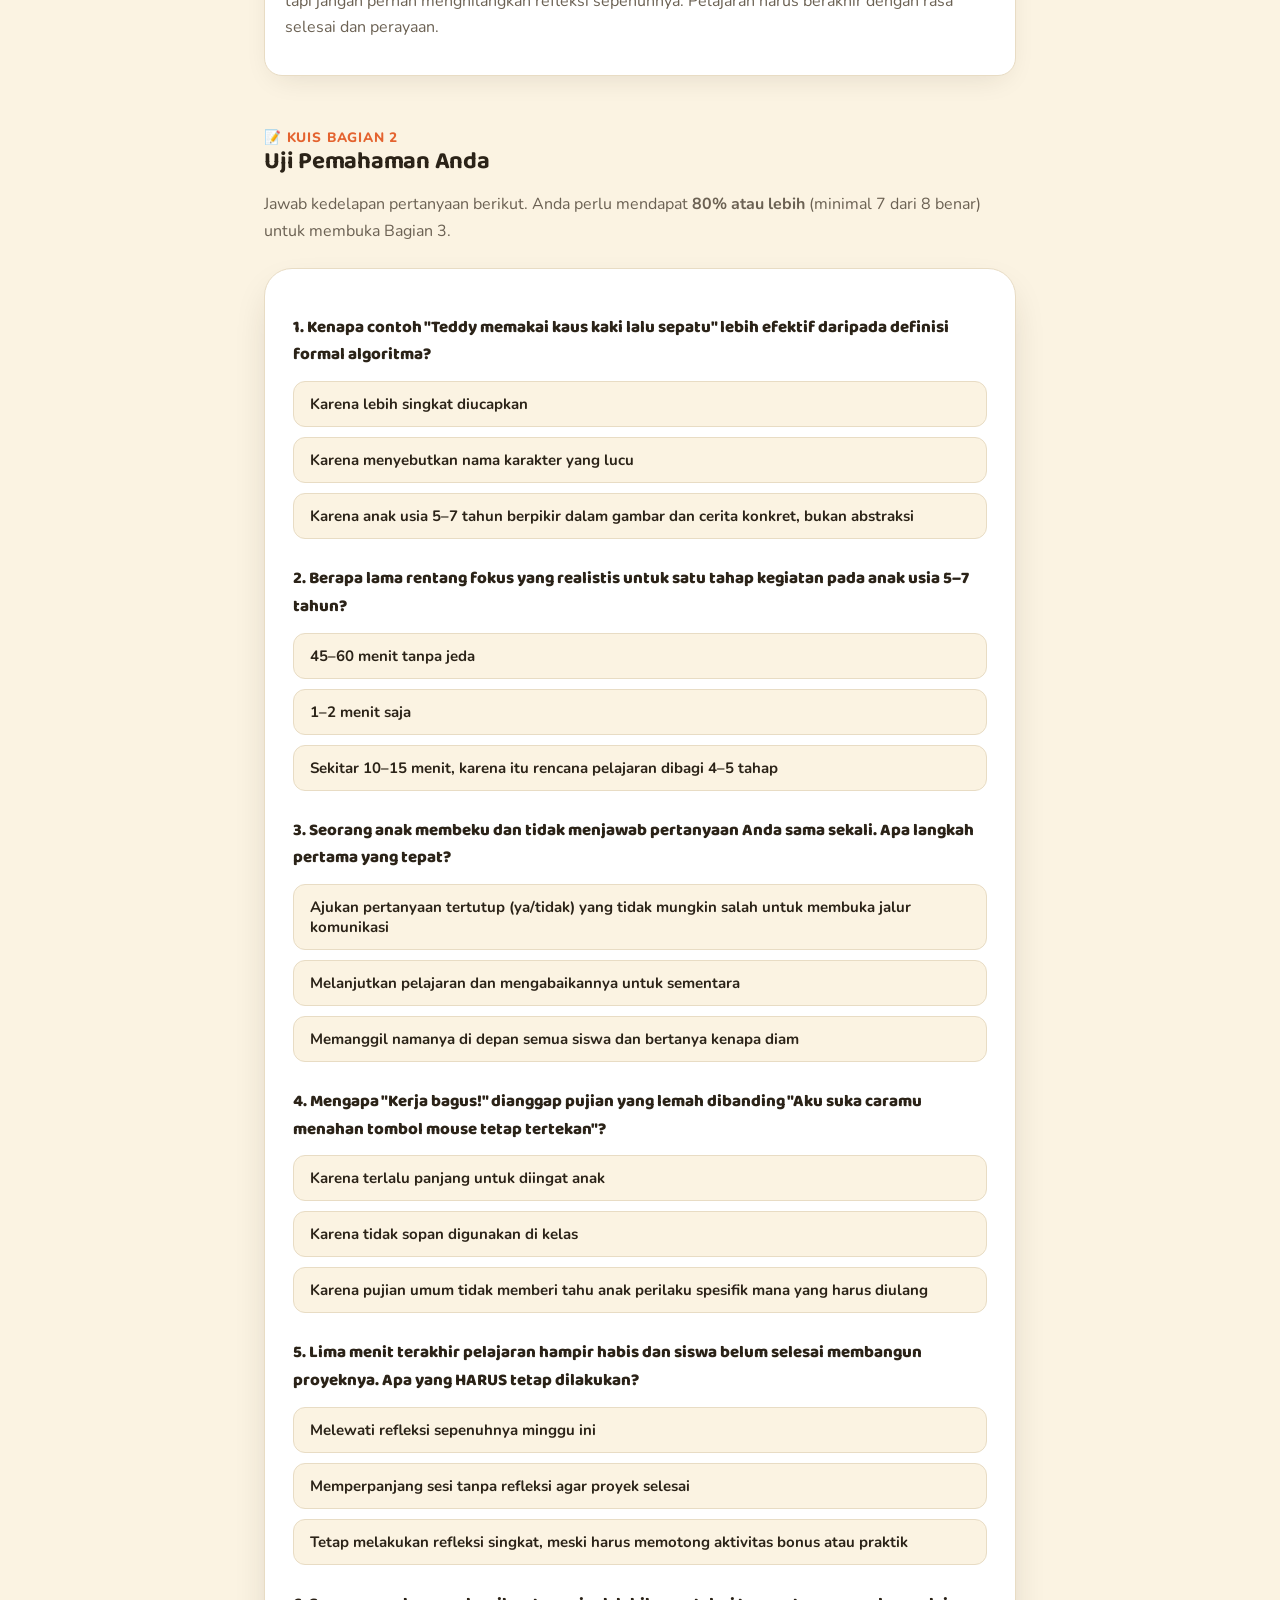
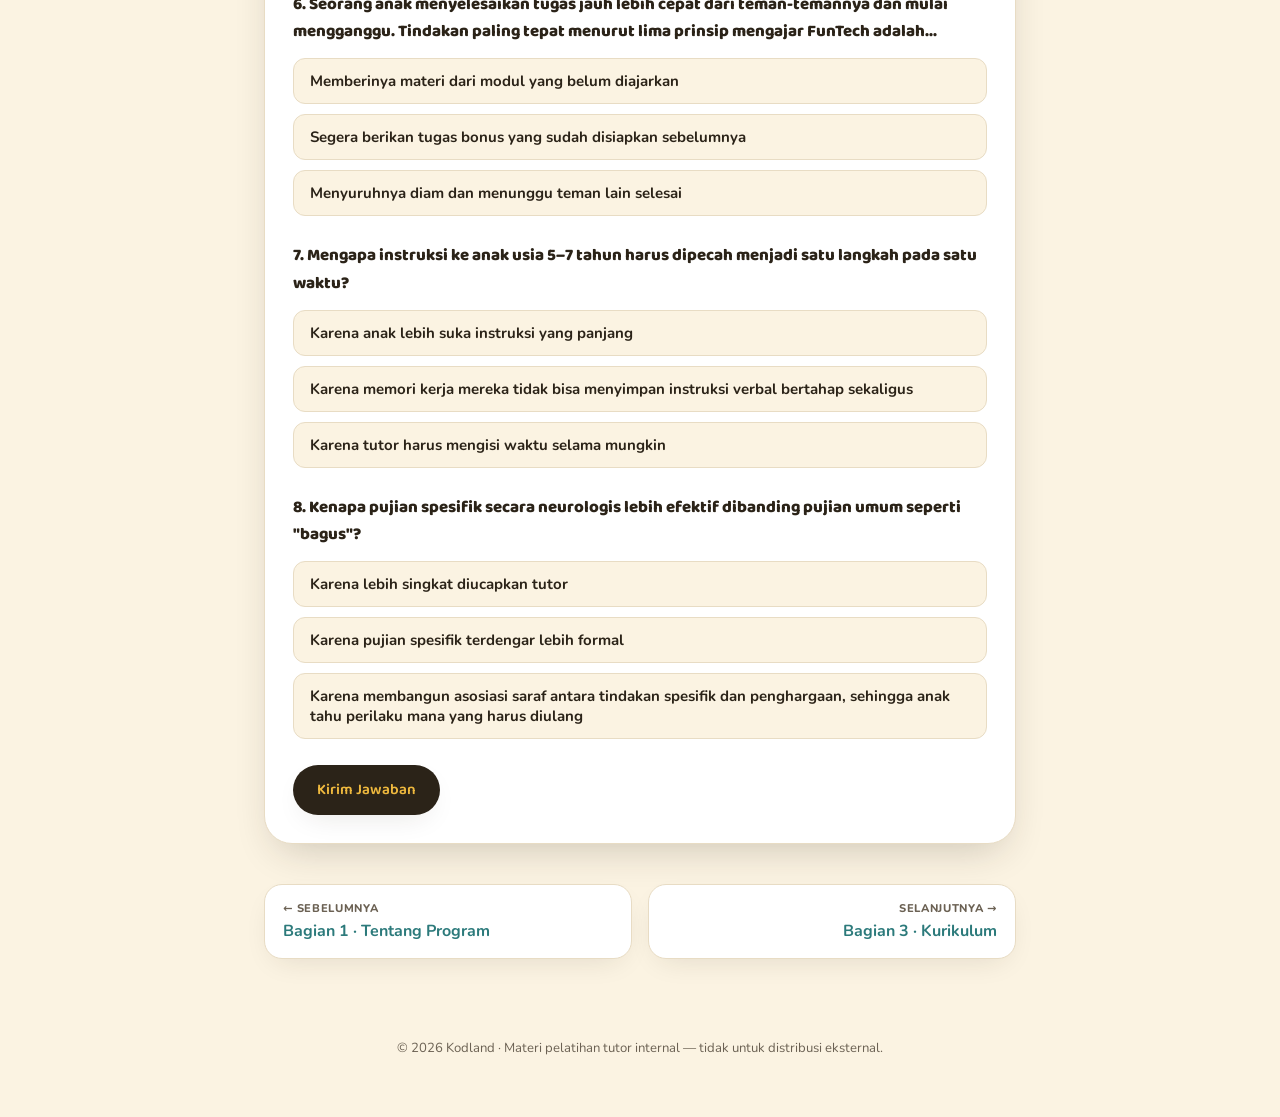
<file: bagian2-pedagogi.html>
<!DOCTYPE html>
<html lang="id">
<head>
<meta charset="UTF-8">
<meta name="viewport" content="width=device-width, initial-scale=1.0">
<title>Anak yang Anda Ajar — Pelatihan Tutor FunTech Explorers</title>
<link rel="stylesheet" href="style.css">
</head>
<body>

<div class="topbar">
  <div class="topbar-inner">
    <div class="brand">
      <div class="logo-mark">🧭</div>
      <div>
        Kodland
        <small>Pelatihan Tutor</small>
      </div>
    </div>
    <div class="topbar-nav">
      <a href="index.html" class="back">Dasbor</a>    </div>
  </div>
</div>

<div class="wrap-narrow">

  <div class="breadcrumb-steps">
    <span class="step"><a href="bagian1-tentang-program.html">🧭 Bagian 1 · Tentang Program</a></span>
    <span class="arrow">→</span>
    <span class="step current">🧠 Bagian 2 — Anda di sini</span>
    <span class="arrow">→</span>
    <span class="step"><a href="bagian3-kurikulum.html">📚 Bagian 3 · Kurikulum</a></span>
  </div>

  <span class="kicker">Pelatihan Tutor FunTech Explorers · Bagian 2</span>
  <h1>🧠 Anak yang Anda Ajar</h1>
  <p>Ini adalah bagian terpenting dari seluruh materi pelatihan ini. Bacalah dengan saksama. Setiap keputusan mengajar di Bagian 3 hanya masuk akal setelah Anda memahami <em>siapa</em> yang Anda ajar dan <em>mengapa</em> mereka belajar dengan cara yang berbeda dari siswa yang lebih tua.</p>

  <article>

    <section id="sec0">
      <h2><span class="num">→</span>👶 Siapa Anak Usia 5–7 Tahun?</h2>
      <p>Anak-anak ini <strong>bukan orang dewasa dalam ukuran kecil</strong>. Mereka tidak memproses informasi, mengelola rasa frustrasi, atau mempertahankan perhatian dengan cara yang sama seperti pelajar yang lebih tua. Jika Anda mengajar mereka seolah-olah mereka bisa, Anda akan kehilangan mereka dalam sepuluh menit pertama.</p>
    </section>

    <section id="sec1">
      <h2><span class="num">→</span>🖼️ Mereka Berpikir dalam Gambar dan Cerita, Bukan Abstraksi</h2>
      <p>Anak usia 5 tahun tidak bisa memaknai kalimat "algoritma adalah kumpulan instruksi berurutan yang dijalankan oleh komputer." Tapi mereka langsung paham:</p>
      <div class="callout callout-info">
        <span class="callout-label">💬 Contoh cerita</span>
        <p>"Teddy perlu memakai sepatunya — kaus kaki dulu, baru sepatu. Kalau dibalik urutannya, jadi tidak berhasil! Itulah algoritma — melakukan sesuatu dengan urutan yang benar."</p>
      </div>
      <p>Setiap konsep yang Anda ajarkan harus dikaitkan dengan sesuatu yang konkret dan hidup. Kalau Anda menyadari diri sedang menjelaskan sesuatu secara abstrak — berhenti. Cari ceritanya. Cari contoh fisiknya. Cari sesuatu yang bisa mereka lihat atau sentuh.</p>
    </section>

    <section id="sec2">
      <h2><span class="num">→</span>⏱️ Rentang Perhatian Mereka Pendek — dan Itu Normal</h2>
      <p>Anak seusia ini mampu mempertahankan fokus pada satu tugas selama kurang lebih <strong>10 hingga 15 menit</strong>. Rencana pelajaran FunTech dirancang dengan mempertimbangkan hal ini — setiap pelajaran memiliki 4 hingga 5 tahap yang berganti setiap 5 hingga 10 menit.</p>
      <div class="callout callout-tip">
        <span class="callout-label">💡 Tugas Anda</span>
        <p>Hormati struktur ini. Jangan berlama-lama di satu tahap hanya karena penjelasan Anda belum selesai. Lanjutkan. Anak yang sudah kehilangan fokus jauh lebih sulit ditarik kembali dibanding anak yang sedikit lebih maju dari penjelasan Anda.</p>
      </div>
    </section>

    <section id="sec3">
      <h2><span class="num">→</span>❤️ Didorong oleh Perasaan, Bukan Informasi</h2>
      <p>Anak seusia ini tidak akan mengingat definisi teknis dari sebuah <em>loop</em>. Mereka <strong>akan</strong> mengingat bahwa mereka membuat Teddy berenang di bawah air selamanya, dan itu lucu. Keterlibatan emosional bukan pelengkap — itu adalah mekanisme yang membuat pembelajaran melekat. Rayakan dengan meriah. Tunjukkan rasa kagum yang tulus atas apa yang mereka ciptakan. Buat mereka merasa seperti petualang yang baru saja melakukan hal luar biasa — karena di usia mereka, memang begitu.</p>

      <h4 style="margin-top:28px;">🛡️ Mereka Perlu Merasa Aman untuk Mencoba</h4>
      <p>Anak usia 5–7 sangat sadar apakah mereka sedang dinilai. Banyak yang tidak akan menjawab pertanyaan kecuali yakin jawabannya benar. Banyak yang membeku atau diam saat bingung.</p>
      <div class="callout callout-tip">
        <span class="callout-label">💡 Contoh praktik</span>
        <p>Contohkan sendiri ketidaksempurnaan. Buat kesalahan kecil dengan sengaja dan tanggapi tanpa kecemasan: "Ups, aku salah taruh blok ini! Yuk aku perbaiki — itu yang dilakukan programmer." Ini menunjukkan bahwa mencoba dan gagal itu aman.</p>
      </div>
    </section>

    <section id="sec4">
      <h2><span class="num">→</span>⭐ Pujian Bukan Pilihan — Itu Pedagogi</h2>
      <p>Untuk kelompok usia ini, penguatan positif bukan soal bersikap baik. Ini soal <strong>membangun asosiasi saraf antara usaha dan penghargaan</strong> yang membuat anak ingin terus mencoba. Pujian umum tidak mengandung informasi tentang perilaku mana yang harus diulang — tidak mengaktifkan loop penguatan apa pun. Pujian spesifik menyebut tindakan yang tepat dan membingkainya sebagai berharga.</p>
      <table class="praise-table">
        <thead><tr><th>❌ Hindari</th><th>✅ Gunakan sebagai gantinya</th></tr></thead>
        <tbody>
          <tr><td class="no">"Bagus."</td><td class="yes">"Kamu berhasil! Kamu menyeret itu sampai ke ujung — itu sulit dan kamu berhasil."</td></tr>
          <tr><td class="no">"Kerja bagus."</td><td class="yes">"Aku suka caramu tahu harus menahan tombol mouse tetap tertekan."</td></tr>
          <tr><td class="no">"Keren."</td><td class="yes">"Lihat apa yang kamu buat — Teddy benar-benar menari! Kamu yang mewujudkannya."</td></tr>
        </tbody>
      </table>
      <p>Pujian spesifik membangun kepercayaan diri. Pujian samar hanyalah kebisingan latar.</p>
    </section>

    <section id="sec5">
      <h2><span class="num">→</span>🎓 Lima Prinsip Mengajar FunTech</h2>
      <ol class="principle-list">
        <li>
          <h4>Selalu Ulas Sebelum Memperkenalkan</h4>
          <p>Setiap pelajaran dimulai dengan ulasan singkat (maksimal 4–5 menit). Ini membantu otak anak menyambungkan kembali ke apa yang dipelajari sebelumnya. Ajukan pertanyaan terbuka: "Apa yang kita lakukan bersama Teddy minggu lalu? Siapa yang ingat apa itu loop?"</p>
          <div class="callout callout-warn"><span class="callout-label">⚠️ Penting</span><p>Jangan biarkan ini lebih dari 5 menit. Kalau lebih lama, waktu latihan berkurang dan anak mulai kehilangan minat.</p></div>
        </li>
        <li>
          <h4>Tunjukkan Sebelum Mereka Melakukan — Setiap Kali</h4>
          <p>Sebelum tugas praktik apa pun: demonstrasikan langkah demi langkah di layar Anda. Lalu kirim link-nya. Baru biarkan mereka mencoba.</p>
          <div class="callout callout-warn"><span class="callout-label">⚠️ Penting</span><p>Jangan pernah melewatkan demo untuk menghemat waktu. Anak seusia ini tidak bisa menyimpan instruksi verbal bertahap dalam memori kerja mereka.</p></div>
        </li>
        <li>
          <h4>Pecah Instruksi Menjadi Bagian Kecil</h4>
          <p>Beri satu instruksi dalam satu waktu. Bukan: "Buka aplikasi, cari sprite kucing, seret ke sisi kiri layar, lalu klik bendera hijau." Melainkan: "Buka aplikasinya." → Jeda. "Semua sudah bisa lihat? Bagus. Sekarang cari kucingnya." → Jeda. "Sudah ketemu? Seret ke sisi kiri."</p>
          <p>Ini terasa lambat bagi orang dewasa. Tapi itulah kecepatan yang tepat untuk anak usia 5–7 tahun.</p>
        </li>
        <li>
          <h4>Pantau Terus-menerus, Intervensi dengan Cepat</h4>
          <p>Selama praktik, semua siswa harus mengaktifkan berbagi layar. Berpindah antar layar secara teratur — tidak lebih dari 60–90 detik pada satu siswa kecuali ada masalah serius. Yang perlu Anda cari:</p>
          <ul>
            <li>🔴 Siswa yang macet dan tidak meminta bantuan (umum terjadi — mereka akan diam saja daripada mengaku bingung)</li>
            <li>🟡 Siswa yang salah arah dan semakin jauh melangkah ke jalur yang salah</li>
            <li>🟢 Siswa yang sudah selesai dan butuh tugas tambahan (bonus)</li>
          </ul>
        </li>
        <li>
          <h4>Akhiri Setiap Pelajaran dengan Refleksi</h4>
          <p>2–4 menit terakhir setiap pelajaran = refleksi. Ini tidak opsional. Merangkum pembelajaran dengan kata-kata mereka sendiri adalah salah satu teknik konsolidasi paling ampuh. Cukup sederhana: "Apa bagian favoritmu hari ini? Apa yang dipelajari Teddy? Ada yang bisa tunjukkan apa itu loop?"</p>
        </li>
      </ol>
    </section>

    <section id="sec6">
      <h2><span class="num">→</span>🚨 Ketika Ada Masalah</h2>
      <div class="scenario-grid">
        <div class="scenario">
          <span class="sig">😣</span><h4>Anak frustrasi dan mulai menutup diri</h4>
          <p>Berhenti. Jangan memaksa lanjut ke tugas. Akui perasaannya: "Aku lihat ini memang sulit. Memang sulit — aku dulu juga harus latihan." Pecah tugas ke langkah terkecil yang mungkin dan fokus hanya pada itu. Kalau perlu, kerjakan langkah itu bersama sambil menjelaskan. Lalu biarkan mereka coba langkah kecil yang sama sendiri.</p>
        </div>
        <div class="scenario">
          <span class="sig">🤐</span><h4>Anak sama sekali tidak merespons</h4>
          <p>Coba pertanyaan tertutup dulu — sesuatu dengan jawaban ya/tidak yang tidak mungkin salah. "Kamu bisa lihat kucingnya di layar? Ya atau tidak?" Begitu mereka merespons apa pun, sekecil apa pun, jalur komunikasi sudah terbuka kembali.</p>
          <div class="callout callout-warn"><span class="callout-label">⚠️ Penting</span><p>Jangan pernah memanggil anak yang diam dengan pertanyaan terbuka di depan yang lain — ini memperdalam keheningannya.</p></div>
        </div>
        <div class="scenario">
          <span class="sig">🚀</span><h4>Anak jauh lebih maju dari yang lain</h4>
          <p>Segera berikan link tugas bonus dari rencana pelajaran. Kalau itu juga sudah selesai: "Bisa buat karakternya menari, bukan berjalan? Blok apa yang akan kamu pakai?" Menjaga anak yang cepat tetap terlibat mencegah mereka menjadi mengganggu.</p>
        </div>
        <div class="scenario">
          <span class="sig">⏰</span><h4>Waktu pelajaran hampir habis</h4>
          <p>Selalu lindungi sesi refleksi. Lewati aktivitas bonus. Persingkat tahap praktik terakhir bila perlu — tapi jangan pernah menghilangkan refleksi sepenuhnya. Pelajaran harus berakhir dengan rasa selesai dan perayaan.</p>
        </div>
      </div>
    </section>

  </article>

  <div id="sec-cta" style="margin: 50px 0 20px;">
    <span class="kicker">📝 Kuis Bagian 2</span>
    <h2>Uji Pemahaman Anda</h2>
    <p>Jawab kedelapan pertanyaan berikut. Anda perlu mendapat <strong>80% atau lebih</strong> (minimal 7 dari 8 benar) untuk membuka Bagian 3.</p>
  </div>

  <div class="quiz-box" id="quiz">

    <div class="quiz-q" data-answer="1">
      <p class="qtext">1. Kenapa contoh "Teddy memakai kaus kaki lalu sepatu" lebih efektif daripada definisi formal algoritma?</p>
      <div class="quiz-opts">
        <div class="quiz-opt" data-i="0">Karena lebih singkat diucapkan</div>
        <div class="quiz-opt" data-i="1">Karena anak usia 5–7 tahun berpikir dalam gambar dan cerita konkret, bukan abstraksi</div>
        <div class="quiz-opt" data-i="2">Karena menyebutkan nama karakter yang lucu</div>
      </div>
    </div>

    <div class="quiz-q" data-answer="2">
      <p class="qtext">2. Berapa lama rentang fokus yang realistis untuk satu tahap kegiatan pada anak usia 5–7 tahun?</p>
      <div class="quiz-opts">
        <div class="quiz-opt" data-i="0">45–60 menit tanpa jeda</div>
        <div class="quiz-opt" data-i="1">1–2 menit saja</div>
        <div class="quiz-opt" data-i="2">Sekitar 10–15 menit, karena itu rencana pelajaran dibagi 4–5 tahap</div>
      </div>
    </div>

    <div class="quiz-q" data-answer="0">
      <p class="qtext">3. Seorang anak membeku dan tidak menjawab pertanyaan Anda sama sekali. Apa langkah pertama yang tepat?</p>
      <div class="quiz-opts">
        <div class="quiz-opt" data-i="0">Ajukan pertanyaan tertutup (ya/tidak) yang tidak mungkin salah untuk membuka jalur komunikasi</div>
        <div class="quiz-opt" data-i="1">Memanggil namanya di depan semua siswa dan bertanya kenapa diam</div>
        <div class="quiz-opt" data-i="2">Melanjutkan pelajaran dan mengabaikannya untuk sementara</div>
      </div>
    </div>

    <div class="quiz-q" data-answer="2">
      <p class="qtext">4. Mengapa "Kerja bagus!" dianggap pujian yang lemah dibanding "Aku suka caramu menahan tombol mouse tetap tertekan"?</p>
      <div class="quiz-opts">
        <div class="quiz-opt" data-i="0">Karena terlalu panjang untuk diingat anak</div>
        <div class="quiz-opt" data-i="1">Karena tidak sopan digunakan di kelas</div>
        <div class="quiz-opt" data-i="2">Karena pujian umum tidak memberi tahu anak perilaku spesifik mana yang harus diulang</div>
      </div>
    </div>

    <div class="quiz-q" data-answer="1">
      <p class="qtext">5. Lima menit terakhir pelajaran hampir habis dan siswa belum selesai membangun proyeknya. Apa yang HARUS tetap dilakukan?</p>
      <div class="quiz-opts">
        <div class="quiz-opt" data-i="0">Memperpanjang sesi tanpa refleksi agar proyek selesai</div>
        <div class="quiz-opt" data-i="1">Tetap melakukan refleksi singkat, meski harus memotong aktivitas bonus atau praktik</div>
        <div class="quiz-opt" data-i="2">Melewati refleksi sepenuhnya minggu ini</div>
      </div>
    </div>

    <div class="quiz-q" data-answer="0">
      <p class="qtext">6. Seorang anak menyelesaikan tugas jauh lebih cepat dari teman-temannya dan mulai mengganggu. Tindakan paling tepat menurut lima prinsip mengajar FunTech adalah...</p>
      <div class="quiz-opts">
        <div class="quiz-opt" data-i="0">Segera berikan tugas bonus yang sudah disiapkan sebelumnya</div>
        <div class="quiz-opt" data-i="1">Menyuruhnya diam dan menunggu teman lain selesai</div>
        <div class="quiz-opt" data-i="2">Memberinya materi dari modul yang belum diajarkan</div>
      </div>
    </div>

    <div class="quiz-q" data-answer="2">
      <p class="qtext">7. Mengapa instruksi ke anak usia 5–7 tahun harus dipecah menjadi satu langkah pada satu waktu?</p>
      <div class="quiz-opts">
        <div class="quiz-opt" data-i="0">Karena tutor harus mengisi waktu selama mungkin</div>
        <div class="quiz-opt" data-i="1">Karena anak lebih suka instruksi yang panjang</div>
        <div class="quiz-opt" data-i="2">Karena memori kerja mereka tidak bisa menyimpan instruksi verbal bertahap sekaligus</div>
      </div>
    </div>

    <div class="quiz-q" data-answer="1">
      <p class="qtext">8. Kenapa pujian spesifik secara neurologis lebih efektif dibanding pujian umum seperti "bagus"?</p>
      <div class="quiz-opts">
        <div class="quiz-opt" data-i="0">Karena pujian spesifik terdengar lebih formal</div>
        <div class="quiz-opt" data-i="1">Karena membangun asosiasi saraf antara tindakan spesifik dan penghargaan, sehingga anak tahu perilaku mana yang harus diulang</div>
        <div class="quiz-opt" data-i="2">Karena lebih singkat diucapkan tutor</div>
      </div>
    </div>

    <button class="btn btn-primary" onclick="submitQuiz()" id="submitBtn">Kirim Jawaban</button>
    <div id="quizResult"></div>
    <div id="nextLink" style="margin-top:18px; display:none;">
      <a href="bagian3-kurikulum.html" class="btn btn-pink">Lanjut ke Bagian 3 →</a>
    </div>
  </div>

  <div class="prevnext">
    <a href="bagian1-tentang-program.html"><small>← Sebelumnya</small>Bagian 1 · Tentang Program</a>
    <a href="bagian3-kurikulum.html" class="next"><small>Selanjutnya →</small>Bagian 3 · Kurikulum</a>
  </div>

</div>

<footer>© 2026 Kodland · Materi pelatihan tutor internal — tidak untuk distribusi eksternal.</footer>

<script>
document.querySelectorAll('.quiz-q').forEach(q=>{
  const opts = q.querySelector('.quiz-opts');
  const children = Array.from(opts.children);
  for (let i = children.length - 1; i > 0; i--){
    const j = Math.floor(Math.random() * (i + 1));
    [children[i], children[j]] = [children[j], children[i]];
  }
  children.forEach(c => opts.appendChild(c));
});
document.querySelectorAll('.quiz-q').forEach(q=>{
  q.querySelectorAll('.quiz-opt').forEach(opt=>{
    opt.addEventListener('click', ()=>{
      q.querySelectorAll('.quiz-opt').forEach(o=>o.classList.remove('selected'));
      opt.classList.add('selected');
    });
  });
});
function submitQuiz(){
  const questions = document.querySelectorAll('.quiz-q');
  let correct = 0;
  questions.forEach(q=>{
    const answer = q.getAttribute('data-answer');
    const selected = q.querySelector('.quiz-opt.selected');
    q.querySelectorAll('.quiz-opt').forEach(o=>{
      o.classList.remove('correct','incorrect');
      if(o.getAttribute('data-i') === answer){ o.classList.add('correct'); }
      else if(o === selected){ o.classList.add('incorrect'); }
    });
    if(selected && selected.getAttribute('data-i') === answer){ correct++; }
  });
  const total = questions.length;
  const pct = Math.round((correct/total)*100);
  const resultEl = document.getElementById('quizResult');
  const passed = pct >= 80;
  resultEl.innerHTML = `<p class="quiz-result ${passed ? 'pass':'fail'}">Skor Anda: ${correct}/${total} (${pct}%) — ${passed ? '🎉 Lulus! Bagian 3 telah terbuka.' : 'Belum lulus. Tinjau kembali materi lalu coba lagi.'}</p>`;
  document.getElementById('nextLink').style.display = passed ? 'block' : 'none';
}
</script>

</body>
</html>
</file>
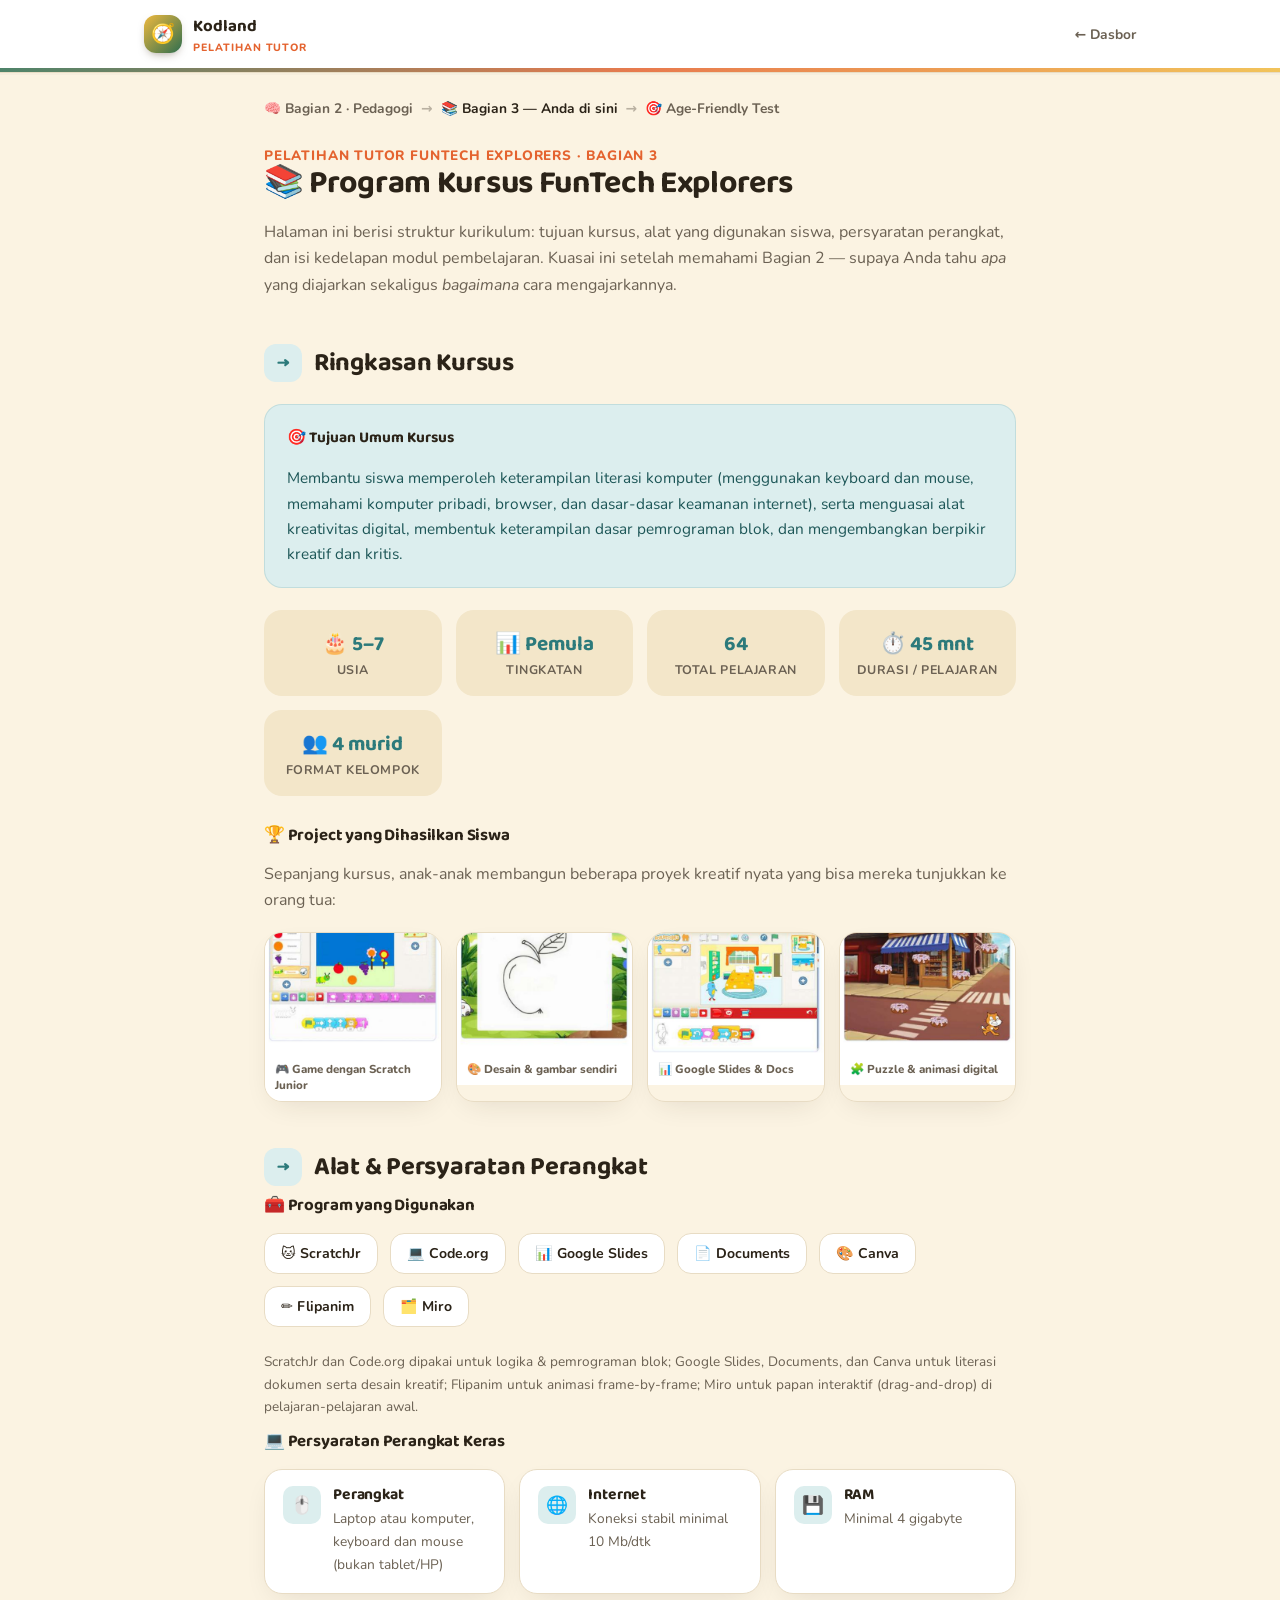
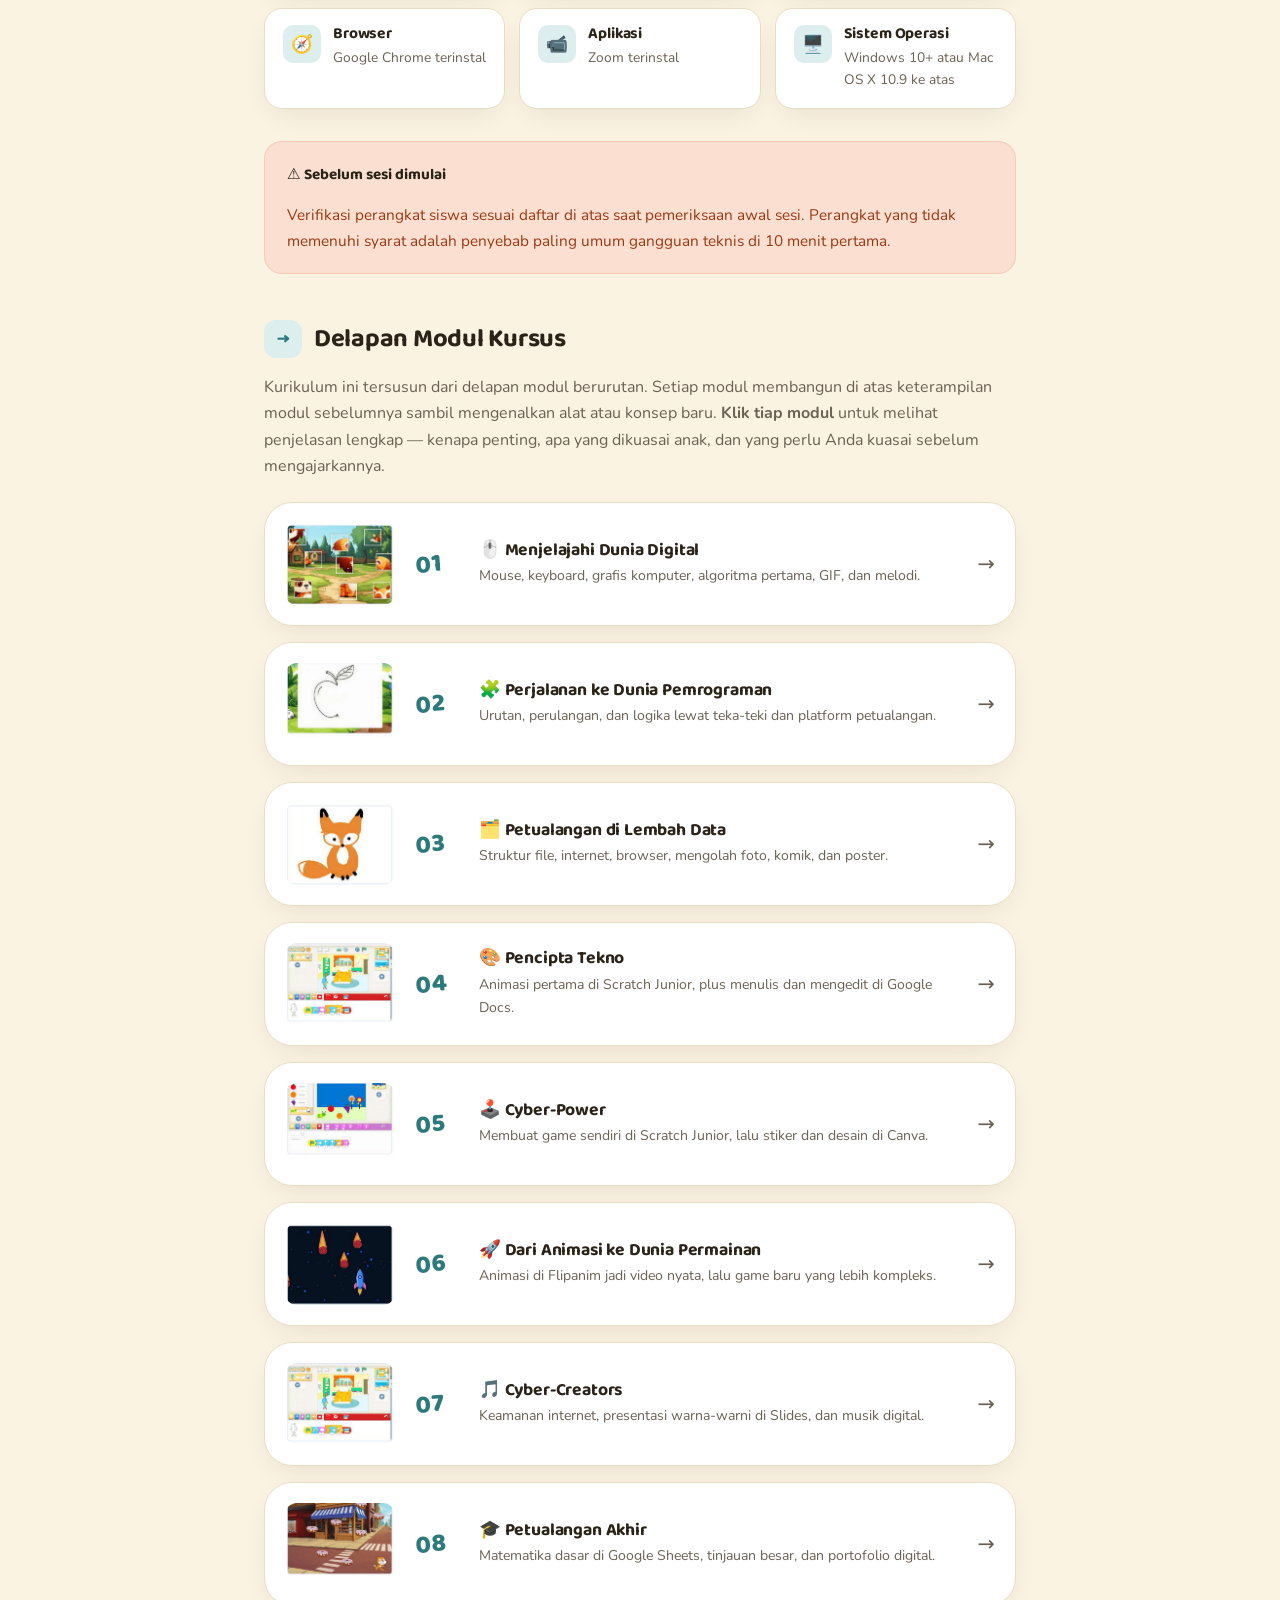
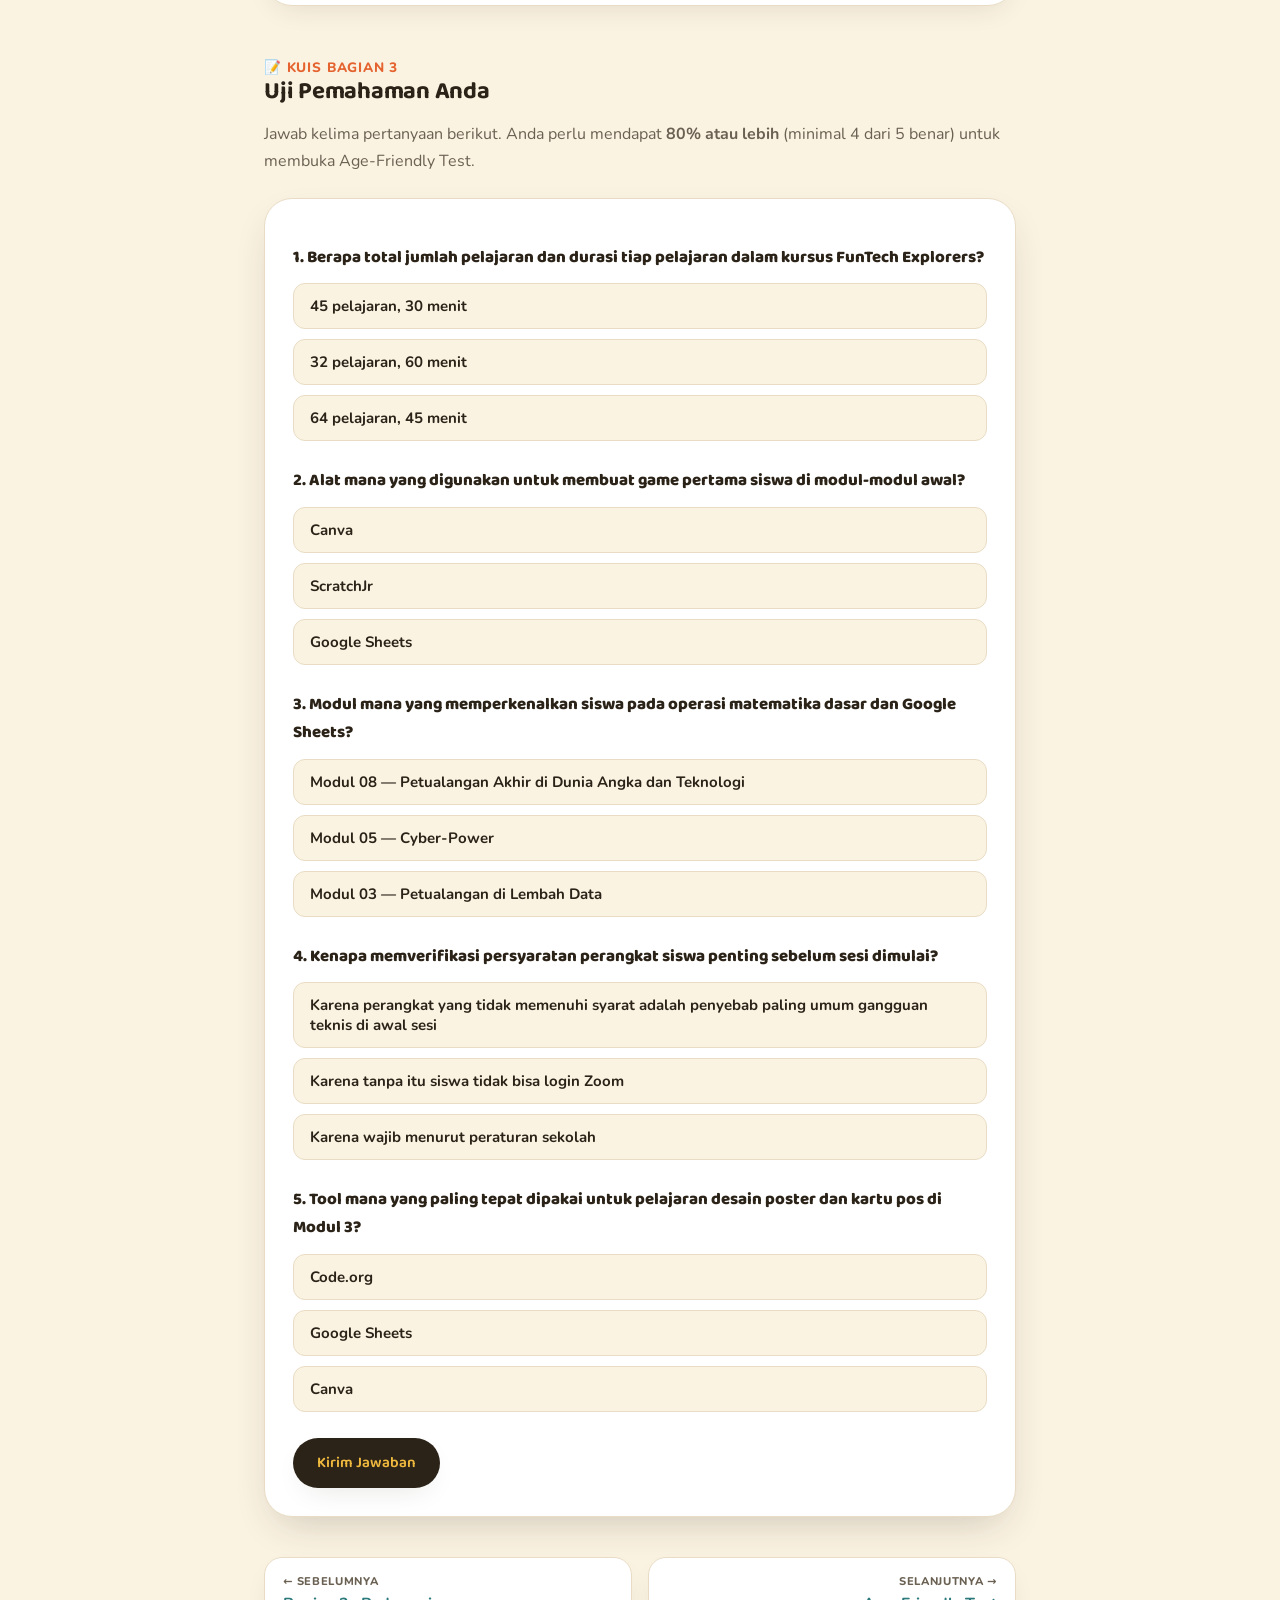
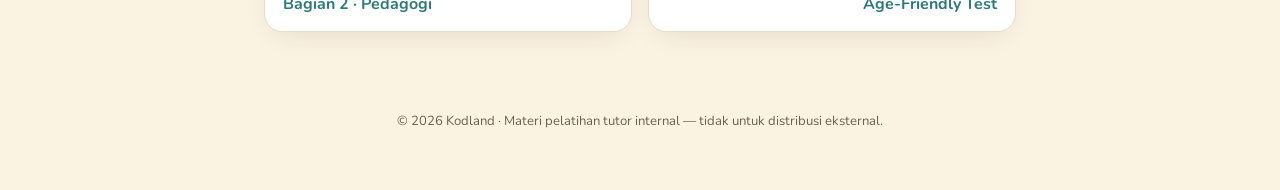
<file: bagian3-kurikulum.html>
<!DOCTYPE html>
<html lang="id">
<head>
<meta charset="UTF-8">
<meta name="viewport" content="width=device-width, initial-scale=1.0">
<title>Program Kursus FunTech Explorers — Pelatihan Tutor</title>
<link rel="stylesheet" href="style.css">
</head>
<body>

<div class="topbar">
  <div class="topbar-inner">
    <div class="brand">
      <div class="logo-mark">🧭</div>
      <div>
        Kodland
        <small>Pelatihan Tutor</small>
      </div>
    </div>
    <div class="topbar-nav">
      <a href="index.html" class="back">Dasbor</a>    </div>
  </div>
</div>

<div class="wrap-narrow">

  <div class="breadcrumb-steps">
    <span class="step"><a href="bagian2-pedagogi.html">🧠 Bagian 2 · Pedagogi</a></span>
    <span class="arrow">→</span>
    <span class="step current">📚 Bagian 3 — Anda di sini</span>
    <span class="arrow">→</span>
    <span class="step"><a href="age-friendly-test.html">🎯 Age-Friendly Test</a></span>
  </div>

  <span class="kicker">Pelatihan Tutor FunTech Explorers · Bagian 3</span>
  <h1>📚 Program Kursus FunTech Explorers</h1>
  <p>Halaman ini berisi struktur kurikulum: tujuan kursus, alat yang digunakan siswa, persyaratan perangkat, dan isi kedelapan modul pembelajaran. Kuasai ini setelah memahami Bagian 2 — supaya Anda tahu <em>apa</em> yang diajarkan sekaligus <em>bagaimana</em> cara mengajarkannya.</p>

  <article>

    <section id="sec0">
      <h2><span class="num">→</span>Ringkasan Kursus</h2>
      <div class="callout callout-info">
        <span class="callout-label">🎯 Tujuan Umum Kursus</span>
        <p>Membantu siswa memperoleh keterampilan literasi komputer (menggunakan keyboard dan mouse, memahami komputer pribadi, browser, dan dasar-dasar keamanan internet), serta menguasai alat kreativitas digital, membentuk keterampilan dasar pemrograman blok, dan mengembangkan berpikir kreatif dan kritis.</p>
      </div>

      <div class="info-grid">
        <div class="info-tile"><div class="big">🎂 5–7</div><div class="label">Usia</div></div>
        <div class="info-tile"><div class="big">📊 Pemula</div><div class="label">Tingkatan</div></div>
        <div class="info-tile"><div class="big">64</div><div class="label">Total pelajaran</div></div>
        <div class="info-tile"><div class="big">⏱️ 45 mnt</div><div class="label">Durasi / pelajaran</div></div>
        <div class="info-tile"><div class="big">👥 4 murid</div><div class="label">Format kelompok</div></div>
      </div>

      <h4>🏆 Project yang Dihasilkan Siswa</h4>
      <p>Sepanjang kursus, anak-anak membangun beberapa proyek kreatif nyata yang bisa mereka tunjukkan ke orang tua:</p>
      <div class="gallery-grid">
        <div class="gallery-item"><img src="assets/o5_thumb.jpg" alt="Game dengan Scratch Junior"><div class="cap">🎮 Game dengan Scratch Junior</div></div>
        <div class="gallery-item"><img src="assets/o2_thumb.jpg" alt="Menggambar garis dan bentuk"><div class="cap">🎨 Desain & gambar sendiri</div></div>
        <div class="gallery-item"><img src="assets/o4_thumb.jpg" alt="Animasi ScratchJr"><div class="cap">📊 Google Slides & Docs</div></div>
        <div class="gallery-item"><img src="assets/o8_thumb.jpg" alt="Game donut shop"><div class="cap">🧩 Puzzle & animasi digital</div></div>
      </div>
    </section>

    <section id="sec1">
      <h2><span class="num">→</span>Alat & Persyaratan Perangkat</h2>
      <h4>🧰 Program yang Digunakan</h4>
      <div class="tool-row">
        <div class="tool-chip">🐱 ScratchJr</div>
        <div class="tool-chip">💻 Code.org</div>
        <div class="tool-chip">📊 Google Slides</div>
        <div class="tool-chip">📄 Documents</div>
        <div class="tool-chip">🎨 Canva</div>
        <div class="tool-chip">✏️ Flipanim</div>
        <div class="tool-chip">🗂️ Miro</div>
      </div>
      <p style="font-size:.85rem; margin-top:-8px;">ScratchJr dan Code.org dipakai untuk logika & pemrograman blok; Google Slides, Documents, dan Canva untuk literasi dokumen serta desain kreatif; Flipanim untuk animasi frame-by-frame; Miro untuk papan interaktif (drag-and-drop) di pelajaran-pelajaran awal.</p>

      <h4>💻 Persyaratan Perangkat Keras</h4>
      <div class="req-grid">
        <div class="req-card"><div class="req-icon">🖱️</div><div><h4>Perangkat</h4><p>Laptop atau komputer, keyboard dan mouse (bukan tablet/HP)</p></div></div>
        <div class="req-card"><div class="req-icon">🌐</div><div><h4>Internet</h4><p>Koneksi stabil minimal 10 Mb/dtk</p></div></div>
        <div class="req-card"><div class="req-icon">💾</div><div><h4>RAM</h4><p>Minimal 4 gigabyte</p></div></div>
        <div class="req-card"><div class="req-icon">🧭</div><div><h4>Browser</h4><p>Google Chrome terinstal</p></div></div>
        <div class="req-card"><div class="req-icon">📹</div><div><h4>Aplikasi</h4><p>Zoom terinstal</p></div></div>
        <div class="req-card"><div class="req-icon">🖥️</div><div><h4>Sistem Operasi</h4><p>Windows 10+ atau Mac OS X 10.9 ke atas</p></div></div>
      </div>
      <div class="callout callout-warn">
        <span class="callout-label">⚠️ Sebelum sesi dimulai</span>
        <p>Verifikasi perangkat siswa sesuai daftar di atas saat pemeriksaan awal sesi. Perangkat yang tidak memenuhi syarat adalah penyebab paling umum gangguan teknis di 10 menit pertama.</p>
      </div>
    </section>

    <section id="sec2">
      <h2><span class="num">→</span>Delapan Modul Kursus</h2>
      <p>Kurikulum ini tersusun dari delapan modul berurutan. Setiap modul membangun di atas keterampilan modul sebelumnya sambil mengenalkan alat atau konsep baru. <strong>Klik tiap modul</strong> untuk melihat penjelasan lengkap — kenapa penting, apa yang dikuasai anak, dan yang perlu Anda kuasai sebelum mengajarkannya.</p>

      <div class="curric-grid">

        <a class="curric-link" href="bagian3-modul-01.html">
          <div class="curric-card">
            <img class="curric-thumb" src="assets/o1_thumb.jpg" alt="Menjelajahi Dunia Digital">
            <div class="curric-num">01</div>
            <div class="curric-body">
              <h3>🖱️ Menjelajahi Dunia Digital</h3>
              <p>Mouse, keyboard, grafis komputer, algoritma pertama, GIF, dan melodi.</p>
            </div>
            <div class="arrow-go">→</div>
          </div>
        </a>

        <a class="curric-link" href="bagian3-modul-02.html">
          <div class="curric-card">
            <img class="curric-thumb" src="assets/o2_thumb.jpg" alt="Perjalanan Menyenangkan ke Dunia Pemrograman">
            <div class="curric-num">02</div>
            <div class="curric-body">
              <h3>🧩 Perjalanan ke Dunia Pemrograman</h3>
              <p>Urutan, perulangan, dan logika lewat teka-teki dan platform petualangan.</p>
            </div>
            <div class="arrow-go">→</div>
          </div>
        </a>

        <a class="curric-link" href="bagian3-modul-03.html">
          <div class="curric-card">
            <img class="curric-thumb" src="assets/o3_thumb.jpg" alt="Petualangan di Lembah Data">
            <div class="curric-num">03</div>
            <div class="curric-body">
              <h3>🗂️ Petualangan di Lembah Data</h3>
              <p>Struktur file, internet, browser, mengolah foto, komik, dan poster.</p>
            </div>
            <div class="arrow-go">→</div>
          </div>
        </a>

        <a class="curric-link" href="bagian3-modul-04.html">
          <div class="curric-card">
            <img class="curric-thumb" src="assets/o4_thumb.jpg" alt="Pencipta Tekno">
            <div class="curric-num">04</div>
            <div class="curric-body">
              <h3>🎨 Pencipta Tekno</h3>
              <p>Animasi pertama di Scratch Junior, plus menulis dan mengedit di Google Docs.</p>
            </div>
            <div class="arrow-go">→</div>
          </div>
        </a>

        <a class="curric-link" href="bagian3-modul-05.html">
          <div class="curric-card">
            <img class="curric-thumb" src="assets/o5_thumb.jpg" alt="Cyber-Power">
            <div class="curric-num">05</div>
            <div class="curric-body">
              <h3>🕹️ Cyber-Power</h3>
              <p>Membuat game sendiri di Scratch Junior, lalu stiker dan desain di Canva.</p>
            </div>
            <div class="arrow-go">→</div>
          </div>
        </a>

        <a class="curric-link" href="bagian3-modul-06.html">
          <div class="curric-card">
            <img class="curric-thumb" src="assets/o6_thumb.jpg" alt="Dari Animasi ke Dunia Permainan">
            <div class="curric-num">06</div>
            <div class="curric-body">
              <h3>🚀 Dari Animasi ke Dunia Permainan</h3>
              <p>Animasi di Flipanim jadi video nyata, lalu game baru yang lebih kompleks.</p>
            </div>
            <div class="arrow-go">→</div>
          </div>
        </a>

        <a class="curric-link" href="bagian3-modul-07.html">
          <div class="curric-card">
            <img class="curric-thumb" src="assets/o7_thumb.jpg" alt="Cyber-Creators">
            <div class="curric-num">07</div>
            <div class="curric-body">
              <h3>🎵 Cyber-Creators</h3>
              <p>Keamanan internet, presentasi warna-warni di Slides, dan musik digital.</p>
            </div>
            <div class="arrow-go">→</div>
          </div>
        </a>

        <a class="curric-link" href="bagian3-modul-08.html">
          <div class="curric-card">
            <img class="curric-thumb" src="assets/o8_thumb.jpg" alt="Petualangan Akhir di Dunia Angka">
            <div class="curric-num">08</div>
            <div class="curric-body">
              <h3>🎓 Petualangan Akhir</h3>
              <p>Matematika dasar di Google Sheets, tinjauan besar, dan portofolio digital.</p>
            </div>
            <div class="arrow-go">→</div>
          </div>
        </a>

      </div>
    </section>

  </article>

  <div id="sec-cta" style="margin: 50px 0 20px;">
    <span class="kicker">📝 Kuis Bagian 3</span>
    <h2>Uji Pemahaman Anda</h2>
    <p>Jawab kelima pertanyaan berikut. Anda perlu mendapat <strong>80% atau lebih</strong> (minimal 4 dari 5 benar) untuk membuka Age-Friendly Test.</p>
  </div>

  <div class="quiz-box" id="quiz">

    <div class="quiz-q" data-answer="2">
      <p class="qtext">1. Berapa total jumlah pelajaran dan durasi tiap pelajaran dalam kursus FunTech Explorers?</p>
      <div class="quiz-opts">
        <div class="quiz-opt" data-i="0">32 pelajaran, 60 menit</div>
        <div class="quiz-opt" data-i="1">45 pelajaran, 30 menit</div>
        <div class="quiz-opt" data-i="2">64 pelajaran, 45 menit</div>
      </div>
    </div>

    <div class="quiz-q" data-answer="1">
      <p class="qtext">2. Alat mana yang digunakan untuk membuat game pertama siswa di modul-modul awal?</p>
      <div class="quiz-opts">
        <div class="quiz-opt" data-i="0">Google Sheets</div>
        <div class="quiz-opt" data-i="1">ScratchJr</div>
        <div class="quiz-opt" data-i="2">Canva</div>
      </div>
    </div>

    <div class="quiz-q" data-answer="0">
      <p class="qtext">3. Modul mana yang memperkenalkan siswa pada operasi matematika dasar dan Google Sheets?</p>
      <div class="quiz-opts">
        <div class="quiz-opt" data-i="0">Modul 08 — Petualangan Akhir di Dunia Angka dan Teknologi</div>
        <div class="quiz-opt" data-i="1">Modul 03 — Petualangan di Lembah Data</div>
        <div class="quiz-opt" data-i="2">Modul 05 — Cyber-Power</div>
      </div>
    </div>

    <div class="quiz-q" data-answer="1">
      <p class="qtext">4. Kenapa memverifikasi persyaratan perangkat siswa penting sebelum sesi dimulai?</p>
      <div class="quiz-opts">
        <div class="quiz-opt" data-i="0">Karena wajib menurut peraturan sekolah</div>
        <div class="quiz-opt" data-i="1">Karena perangkat yang tidak memenuhi syarat adalah penyebab paling umum gangguan teknis di awal sesi</div>
        <div class="quiz-opt" data-i="2">Karena tanpa itu siswa tidak bisa login Zoom</div>
      </div>
    </div>

    <div class="quiz-q" data-answer="0">
      <p class="qtext">5. Tool mana yang paling tepat dipakai untuk pelajaran desain poster dan kartu pos di Modul 3?</p>
      <div class="quiz-opts">
        <div class="quiz-opt" data-i="0">Canva</div>
        <div class="quiz-opt" data-i="1">Code.org</div>
        <div class="quiz-opt" data-i="2">Google Sheets</div>
      </div>
    </div>

    <button class="btn btn-primary" onclick="submitQuiz()" id="submitBtn">Kirim Jawaban</button>
    <div id="quizResult"></div>
    <div id="nextLink" style="margin-top:18px; display:none;">
      <a href="age-friendly-test.html" class="btn btn-pink">Lanjut ke Age-Friendly Test →</a>
    </div>
  </div>

  <div class="prevnext">
    <a href="bagian2-pedagogi.html"><small>← Sebelumnya</small>Bagian 2 · Pedagogi</a>
    <a href="age-friendly-test.html" class="next"><small>Selanjutnya →</small>Age-Friendly Test</a>
  </div>

</div>

<footer>© 2026 Kodland · Materi pelatihan tutor internal — tidak untuk distribusi eksternal.</footer>

<script>
document.querySelectorAll('.quiz-q').forEach(q=>{
  const opts = q.querySelector('.quiz-opts');
  const children = Array.from(opts.children);
  for (let i = children.length - 1; i > 0; i--){
    const j = Math.floor(Math.random() * (i + 1));
    [children[i], children[j]] = [children[j], children[i]];
  }
  children.forEach(c => opts.appendChild(c));
});
document.querySelectorAll('.quiz-q').forEach(q=>{
  q.querySelectorAll('.quiz-opt').forEach(opt=>{
    opt.addEventListener('click', ()=>{
      q.querySelectorAll('.quiz-opt').forEach(o=>o.classList.remove('selected'));
      opt.classList.add('selected');
    });
  });
});
function submitQuiz(){
  const questions = document.querySelectorAll('.quiz-q');
  let correct = 0;
  questions.forEach(q=>{
    const answer = q.getAttribute('data-answer');
    const selected = q.querySelector('.quiz-opt.selected');
    q.querySelectorAll('.quiz-opt').forEach(o=>{
      o.classList.remove('correct','incorrect');
      if(o.getAttribute('data-i') === answer){ o.classList.add('correct'); }
      else if(o === selected){ o.classList.add('incorrect'); }
    });
    if(selected && selected.getAttribute('data-i') === answer){ correct++; }
  });
  const total = questions.length;
  const pct = Math.round((correct/total)*100);
  const resultEl = document.getElementById('quizResult');
  const passed = pct >= 80;
  resultEl.innerHTML = `<p class="quiz-result ${passed ? 'pass':'fail'}">Skor Anda: ${correct}/${total} (${pct}%) — ${passed ? '🎉 Lulus! Age-Friendly Test telah terbuka.' : 'Belum lulus. Tinjau kembali materi lalu coba lagi.'}</p>`;
  document.getElementById('nextLink').style.display = passed ? 'block' : 'none';
}
</script>

</body>
</html>
</file>
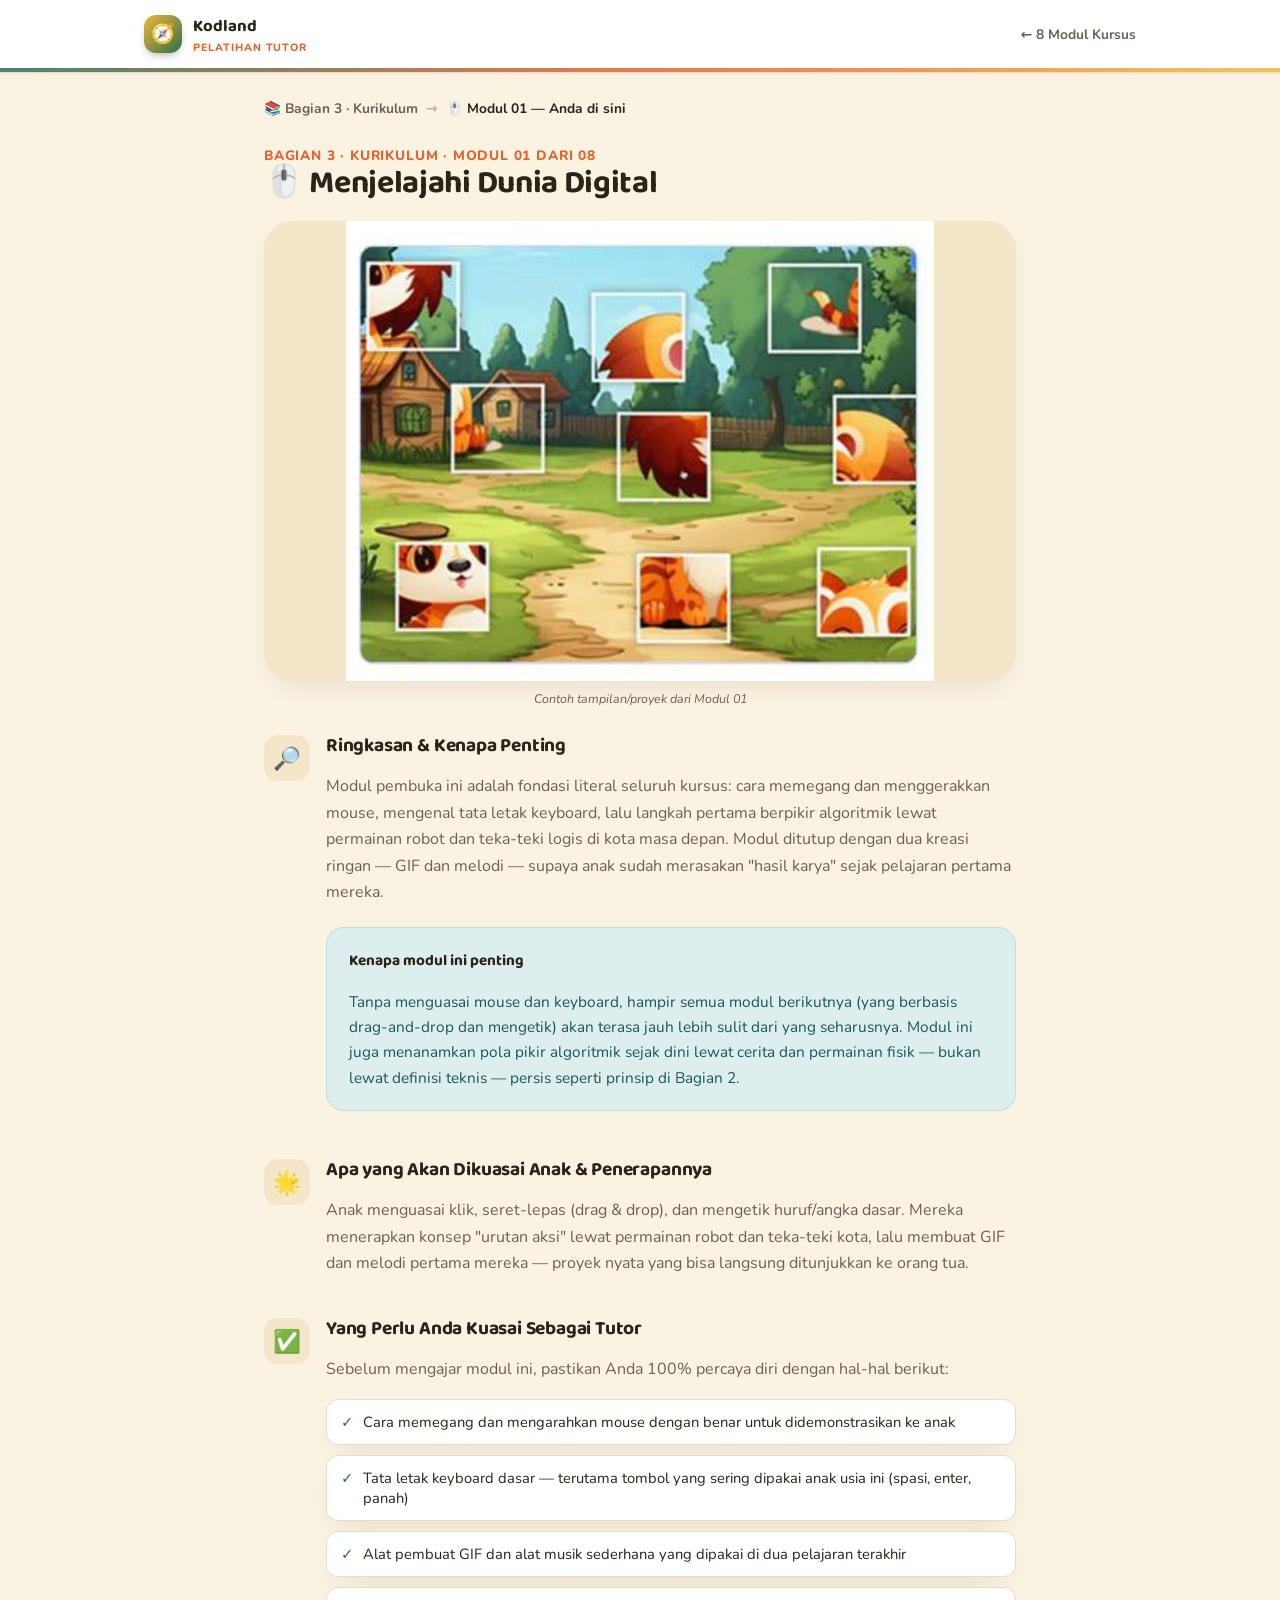
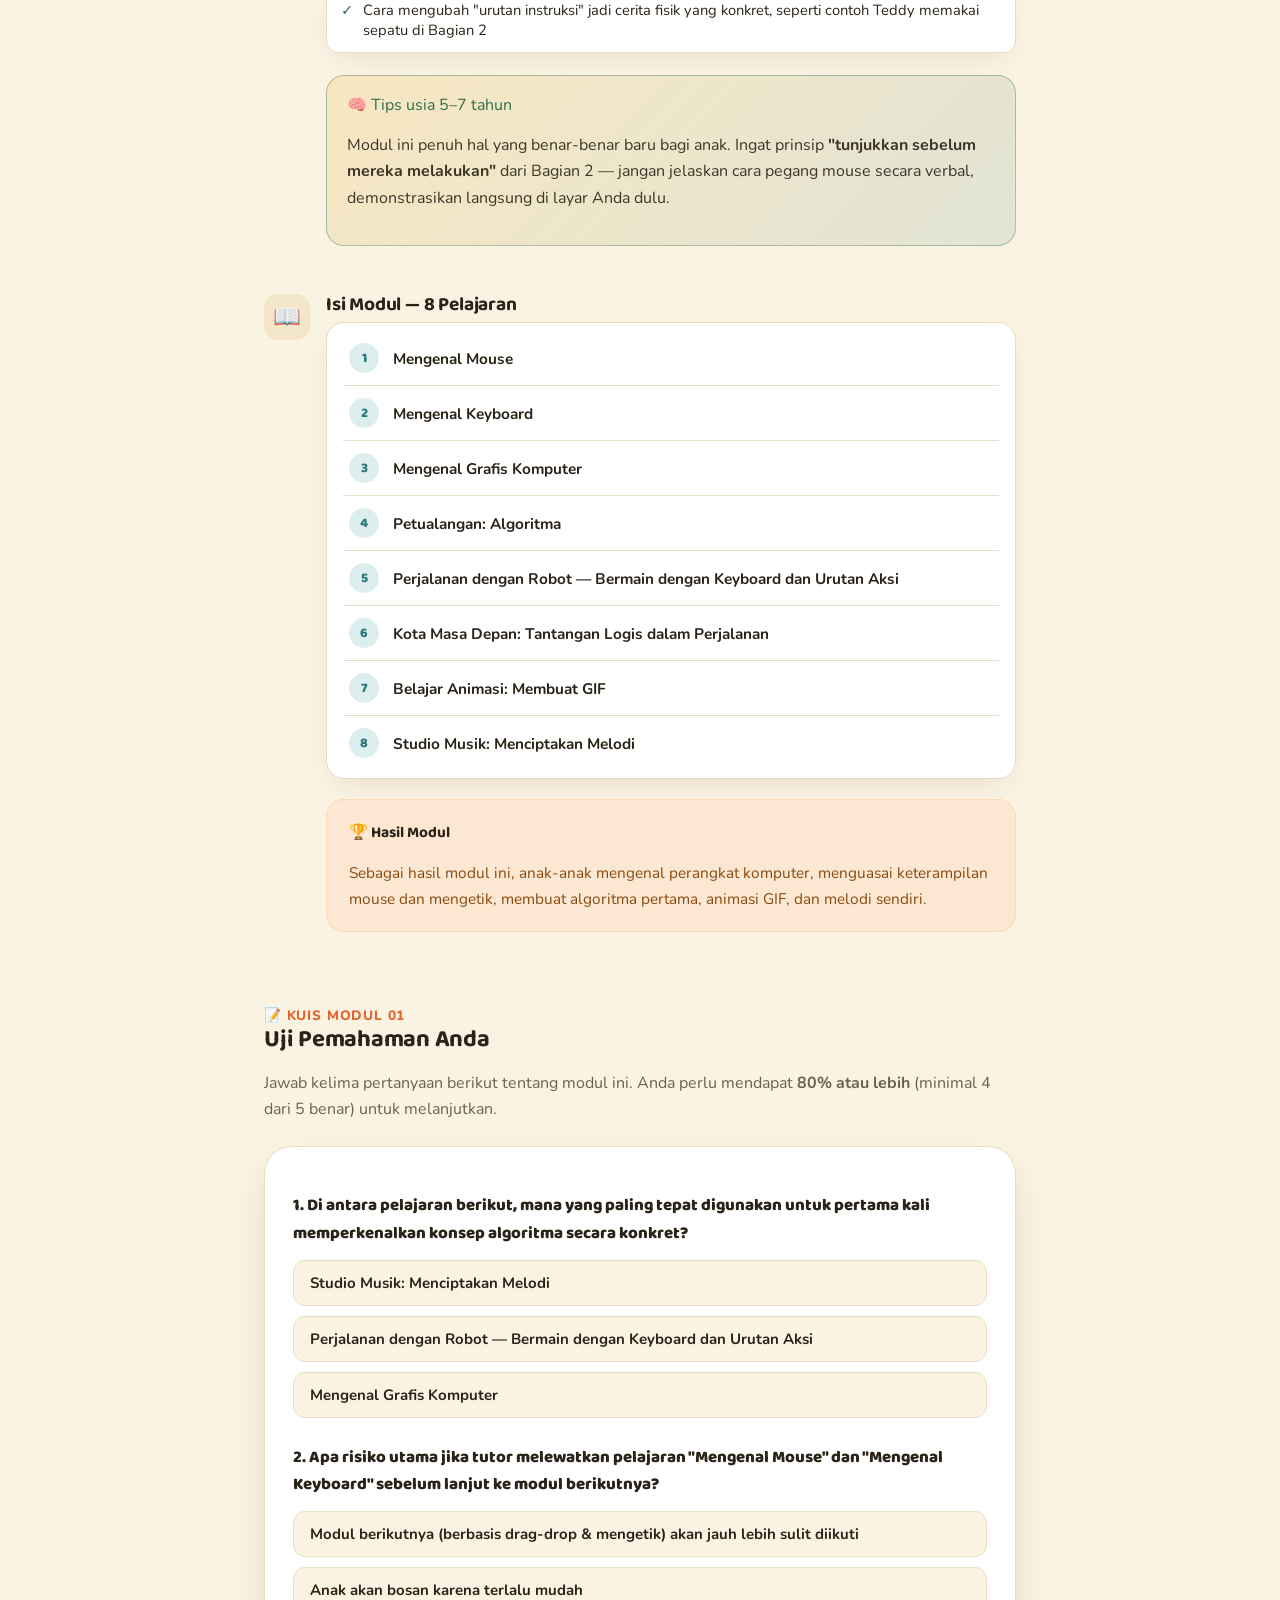
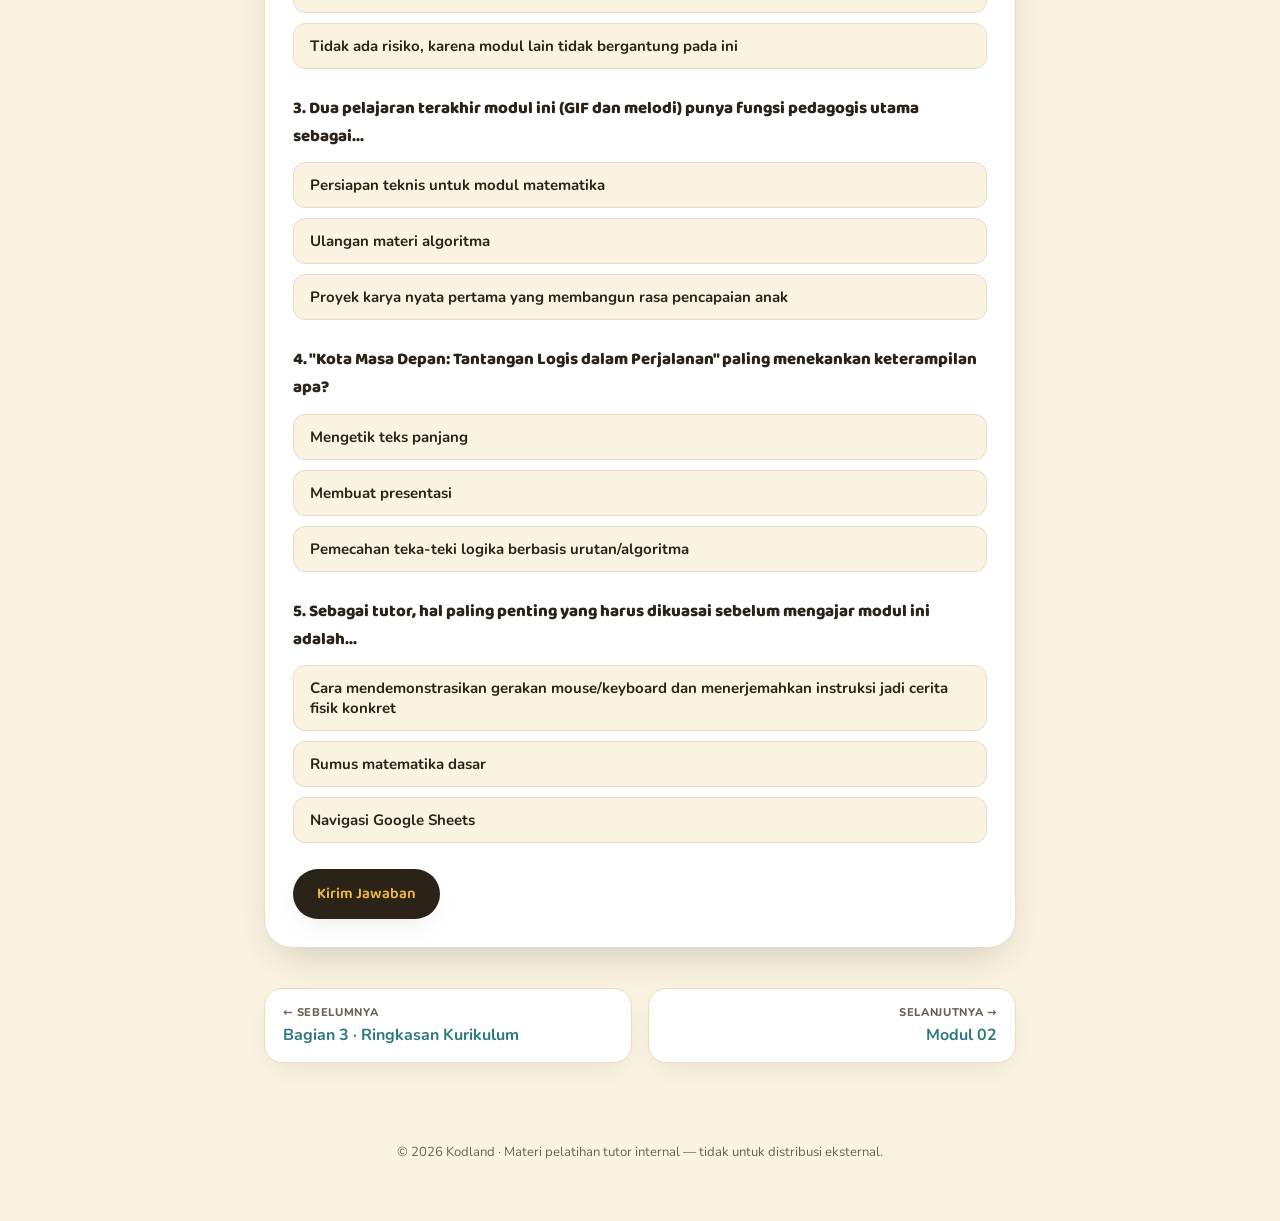
<file: bagian3-modul-01.html>
<!DOCTYPE html>
<html lang="id">
<head>
<meta charset="UTF-8">
<meta name="viewport" content="width=device-width, initial-scale=1.0">
<title>Modul 01 — Menjelajahi Dunia Digital — Pelatihan Tutor FunTech Explorers</title>
<link rel="stylesheet" href="style.css">
</head>
<body>

<div class="topbar">
  <div class="topbar-inner">
    <div class="brand">
      <div class="logo-mark">🧭</div>
      <div>
        Kodland
        <small>Pelatihan Tutor</small>
      </div>
    </div>
    <div class="topbar-nav">
      <a href="bagian3-kurikulum.html" class="back">8 Modul Kursus</a>    </div>
  </div>
</div>

<div class="wrap-narrow">

  <div class="breadcrumb-steps">
    <span class="step"><a href="bagian3-kurikulum.html">📚 Bagian 3 · Kurikulum</a></span>
    <span class="arrow">→</span>
    <span class="step current">🖱️ Modul 01 — Anda di sini</span>
  </div>

  <span class="kicker">Bagian 3 · Kurikulum · Modul 01 dari 08</span>
  <h1>🖱️ Menjelajahi Dunia Digital</h1>

  <img class="module-hero-img" src="assets/o1_thumb.jpg" alt="Menjelajahi Dunia Digital">
  <p class="img-caption">Contoh tampilan/proyek dari Modul 01</p>

  <div class="flow-step">
    <div class="flow-icon">🔎</div>
    <div class="flow-body">
      <h3>Ringkasan & Kenapa Penting</h3>
      <p>Modul pembuka ini adalah fondasi literal seluruh kursus: cara memegang dan menggerakkan mouse, mengenal tata letak keyboard, lalu langkah pertama berpikir algoritmik lewat permainan robot dan teka-teki logis di kota masa depan. Modul ditutup dengan dua kreasi ringan — GIF dan melodi — supaya anak sudah merasakan "hasil karya" sejak pelajaran pertama mereka.</p>
      <div class="callout callout-info"><span class="callout-label">Kenapa modul ini penting</span><p>Tanpa menguasai mouse dan keyboard, hampir semua modul berikutnya (yang berbasis drag-and-drop dan mengetik) akan terasa jauh lebih sulit dari yang seharusnya. Modul ini juga menanamkan pola pikir algoritmik sejak dini lewat cerita dan permainan fisik — bukan lewat definisi teknis — persis seperti prinsip di Bagian 2.</p></div>
    </div>
  </div>

  <div class="flow-step">
    <div class="flow-icon">🌟</div>
    <div class="flow-body">
      <h3>Apa yang Akan Dikuasai Anak & Penerapannya</h3>
      <p>Anak menguasai klik, seret-lepas (drag & drop), dan mengetik huruf/angka dasar. Mereka menerapkan konsep "urutan aksi" lewat permainan robot dan teka-teki kota, lalu membuat GIF dan melodi pertama mereka — proyek nyata yang bisa langsung ditunjukkan ke orang tua.</p>
    </div>
  </div>

  <div class="flow-step">
    <div class="flow-icon">✅</div>
    <div class="flow-body">
      <h3>Yang Perlu Anda Kuasai Sebagai Tutor</h3>
      <p>Sebelum mengajar modul ini, pastikan Anda 100% percaya diri dengan hal-hal berikut:</p>
      <ul class="confidence-list">
        <li><span class="chk">✓</span> Cara memegang dan mengarahkan mouse dengan benar untuk didemonstrasikan ke anak</li>
        <li><span class="chk">✓</span> Tata letak keyboard dasar — terutama tombol yang sering dipakai anak usia ini (spasi, enter, panah)</li>
        <li><span class="chk">✓</span> Alat pembuat GIF dan alat musik sederhana yang dipakai di dua pelajaran terakhir</li>
        <li><span class="chk">✓</span> Cara mengubah "urutan instruksi" jadi cerita fisik yang konkret, seperti contoh Teddy memakai sepatu di Bagian 2</li>
      </ul>
      <div class="age-tip">
        <span class="callout-label">🧠 Tips usia 5–7 tahun</span>
        <p>Modul ini penuh hal yang benar-benar baru bagi anak. Ingat prinsip <strong>"tunjukkan sebelum mereka melakukan"</strong> dari Bagian 2 — jangan jelaskan cara pegang mouse secara verbal, demonstrasikan langsung di layar Anda dulu.</p>
      </div>
    </div>
  </div>

  <div class="flow-step">
    <div class="flow-icon">📖</div>
    <div class="flow-body">
      <h3>Isi Modul — 8 Pelajaran</h3>
      <div style="background:var(--paper); border:1px solid var(--line); border-radius: var(--radius-md); padding: 8px 16px; box-shadow: var(--shadow-card);">
        <div class="lesson-row"><div class="lesson-num">1</div><div class="lesson-text">Mengenal Mouse</div></div>
        <div class="lesson-row"><div class="lesson-num">2</div><div class="lesson-text">Mengenal Keyboard</div></div>
        <div class="lesson-row"><div class="lesson-num">3</div><div class="lesson-text">Mengenal Grafis Komputer</div></div>
        <div class="lesson-row"><div class="lesson-num">4</div><div class="lesson-text">Petualangan: Algoritma</div></div>
        <div class="lesson-row"><div class="lesson-num">5</div><div class="lesson-text">Perjalanan dengan Robot — Bermain dengan Keyboard dan Urutan Aksi</div></div>
        <div class="lesson-row"><div class="lesson-num">6</div><div class="lesson-text">Kota Masa Depan: Tantangan Logis dalam Perjalanan</div></div>
        <div class="lesson-row"><div class="lesson-num">7</div><div class="lesson-text">Belajar Animasi: Membuat GIF</div></div>
        <div class="lesson-row"><div class="lesson-num">8</div><div class="lesson-text">Studio Musik: Menciptakan Melodi</div></div>
      </div>
      <div class="callout callout-tip" style="margin-top:20px;">
        <span class="callout-label">🏆 Hasil Modul</span>
        <p>Sebagai hasil modul ini, anak-anak mengenal perangkat komputer, menguasai keterampilan mouse dan mengetik, membuat algoritma pertama, animasi GIF, dan melodi sendiri.</p>
      </div>
    </div>
  </div>

  <div id="sec-cta" style="margin: 50px 0 20px;">
    <span class="kicker">📝 Kuis Modul 01</span>
    <h2>Uji Pemahaman Anda</h2>
    <p>Jawab kelima pertanyaan berikut tentang modul ini. Anda perlu mendapat <strong>80% atau lebih</strong> (minimal 4 dari 5 benar) untuk melanjutkan.</p>
  </div>

  <div class="quiz-box" id="quiz">
    <div class="quiz-q" data-answer="1">
      <p class="qtext">1. Di antara pelajaran berikut, mana yang paling tepat digunakan untuk pertama kali memperkenalkan konsep algoritma secara konkret?</p>
      <div class="quiz-opts">
        <div class="quiz-opt" data-i="0">Mengenal Grafis Komputer</div>
        <div class="quiz-opt" data-i="1">Perjalanan dengan Robot — Bermain dengan Keyboard dan Urutan Aksi</div>
        <div class="quiz-opt" data-i="2">Studio Musik: Menciptakan Melodi</div>
      </div>
    </div>
    <div class="quiz-q" data-answer="1">
      <p class="qtext">2. Apa risiko utama jika tutor melewatkan pelajaran "Mengenal Mouse" dan "Mengenal Keyboard" sebelum lanjut ke modul berikutnya?</p>
      <div class="quiz-opts">
        <div class="quiz-opt" data-i="0">Anak akan bosan karena terlalu mudah</div>
        <div class="quiz-opt" data-i="1">Modul berikutnya (berbasis drag-drop & mengetik) akan jauh lebih sulit diikuti</div>
        <div class="quiz-opt" data-i="2">Tidak ada risiko, karena modul lain tidak bergantung pada ini</div>
      </div>
    </div>
    <div class="quiz-q" data-answer="1">
      <p class="qtext">3. Dua pelajaran terakhir modul ini (GIF dan melodi) punya fungsi pedagogis utama sebagai...</p>
      <div class="quiz-opts">
        <div class="quiz-opt" data-i="0">Ulangan materi algoritma</div>
        <div class="quiz-opt" data-i="1">Proyek karya nyata pertama yang membangun rasa pencapaian anak</div>
        <div class="quiz-opt" data-i="2">Persiapan teknis untuk modul matematika</div>
      </div>
    </div>
    <div class="quiz-q" data-answer="0">
      <p class="qtext">4. "Kota Masa Depan: Tantangan Logis dalam Perjalanan" paling menekankan keterampilan apa?</p>
      <div class="quiz-opts">
        <div class="quiz-opt" data-i="0">Pemecahan teka-teki logika berbasis urutan/algoritma</div>
        <div class="quiz-opt" data-i="1">Mengetik teks panjang</div>
        <div class="quiz-opt" data-i="2">Membuat presentasi</div>
      </div>
    </div>
    <div class="quiz-q" data-answer="1">
      <p class="qtext">5. Sebagai tutor, hal paling penting yang harus dikuasai sebelum mengajar modul ini adalah...</p>
      <div class="quiz-opts">
        <div class="quiz-opt" data-i="0">Rumus matematika dasar</div>
        <div class="quiz-opt" data-i="1">Cara mendemonstrasikan gerakan mouse/keyboard dan menerjemahkan instruksi jadi cerita fisik konkret</div>
        <div class="quiz-opt" data-i="2">Navigasi Google Sheets</div>
      </div>
    </div>
    <button class="btn btn-primary" onclick="submitQuiz()" id="submitBtn">Kirim Jawaban</button>
    <div id="quizResult"></div>
    <div id="nextLink" style="margin-top:18px; display:none;">
      <a href="bagian3-modul-02.html" class="btn btn-pink">Lanjut ke Modul 02 →</a>
    </div>
  </div>

  <div class="prevnext">
    <a href="bagian3-kurikulum.html"><small>← Sebelumnya</small>Bagian 3 · Ringkasan Kurikulum</a>
    <a href="bagian3-modul-02.html" class="next"><small>Selanjutnya →</small>Modul 02</a>
  </div>

</div>

<footer>© 2026 Kodland · Materi pelatihan tutor internal — tidak untuk distribusi eksternal.</footer>

<script>
document.querySelectorAll('.quiz-q').forEach(q=>{
  const opts = q.querySelector('.quiz-opts');
  const children = Array.from(opts.children);
  for (let i = children.length - 1; i > 0; i--){
    const j = Math.floor(Math.random() * (i + 1));
    [children[i], children[j]] = [children[j], children[i]];
  }
  children.forEach(c => opts.appendChild(c));
});
document.querySelectorAll('.quiz-q').forEach(q=>{
  q.querySelectorAll('.quiz-opt').forEach(opt=>{
    opt.addEventListener('click', ()=>{
      q.querySelectorAll('.quiz-opt').forEach(o=>o.classList.remove('selected'));
      opt.classList.add('selected');
    });
  });
});
function submitQuiz(){
  const questions = document.querySelectorAll('.quiz-q');
  let correct = 0;
  questions.forEach(q=>{
    const answer = q.getAttribute('data-answer');
    const selected = q.querySelector('.quiz-opt.selected');
    q.querySelectorAll('.quiz-opt').forEach(o=>{
      o.classList.remove('correct','incorrect');
      if(o.getAttribute('data-i') === answer){ o.classList.add('correct'); }
      else if(o === selected){ o.classList.add('incorrect'); }
    });
    if(selected && selected.getAttribute('data-i') === answer){ correct++; }
  });
  const total = questions.length;
  const pct = Math.round((correct/total)*100);
  const resultEl = document.getElementById('quizResult');
  const passed = pct >= 80;
  resultEl.innerHTML = `<p class="quiz-result ${passed ? 'pass':'fail'}">Skor Anda: ${correct}/${total} (${pct}%) — ${passed ? '🎉 Lulus!' : 'Belum lulus. Tinjau kembali materi lalu coba lagi.'}</p>`;
  document.getElementById('nextLink').style.display = passed ? 'block' : 'none';
}
</script>

</body>
</html>
</file>
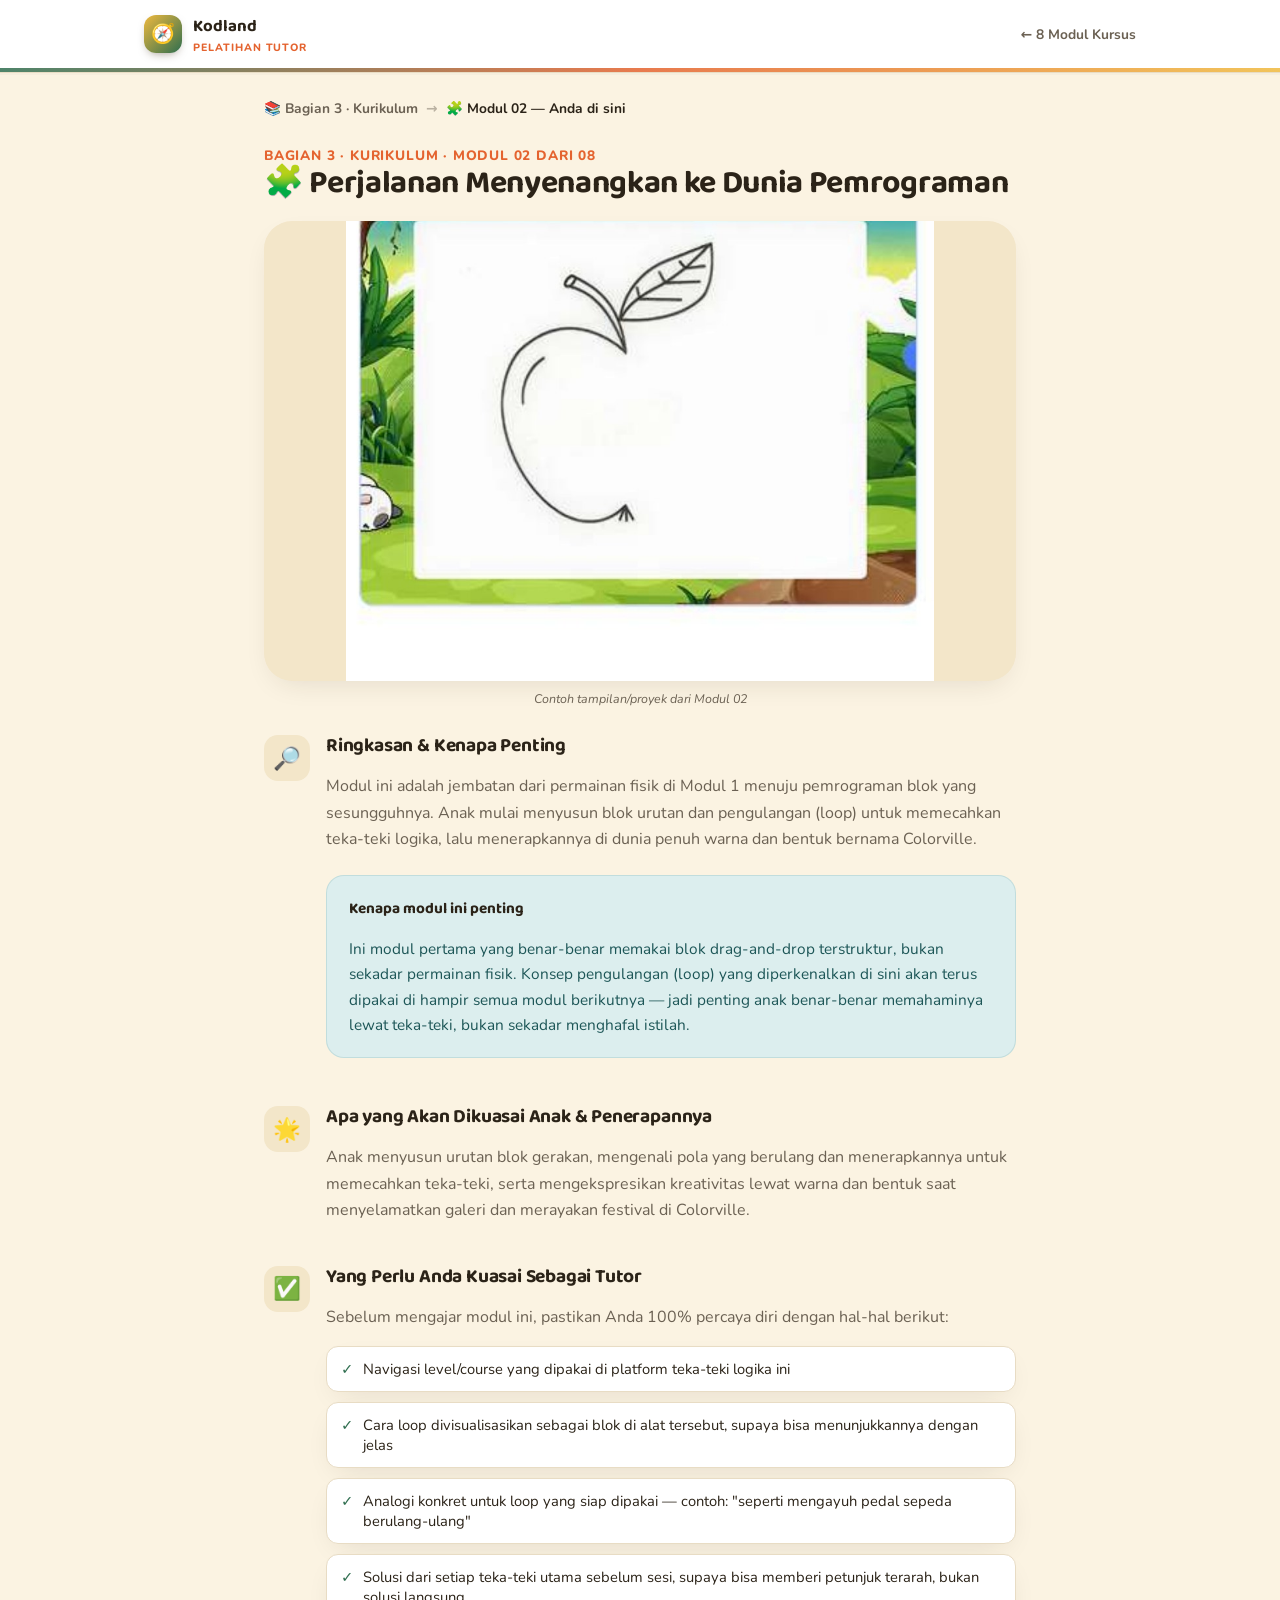
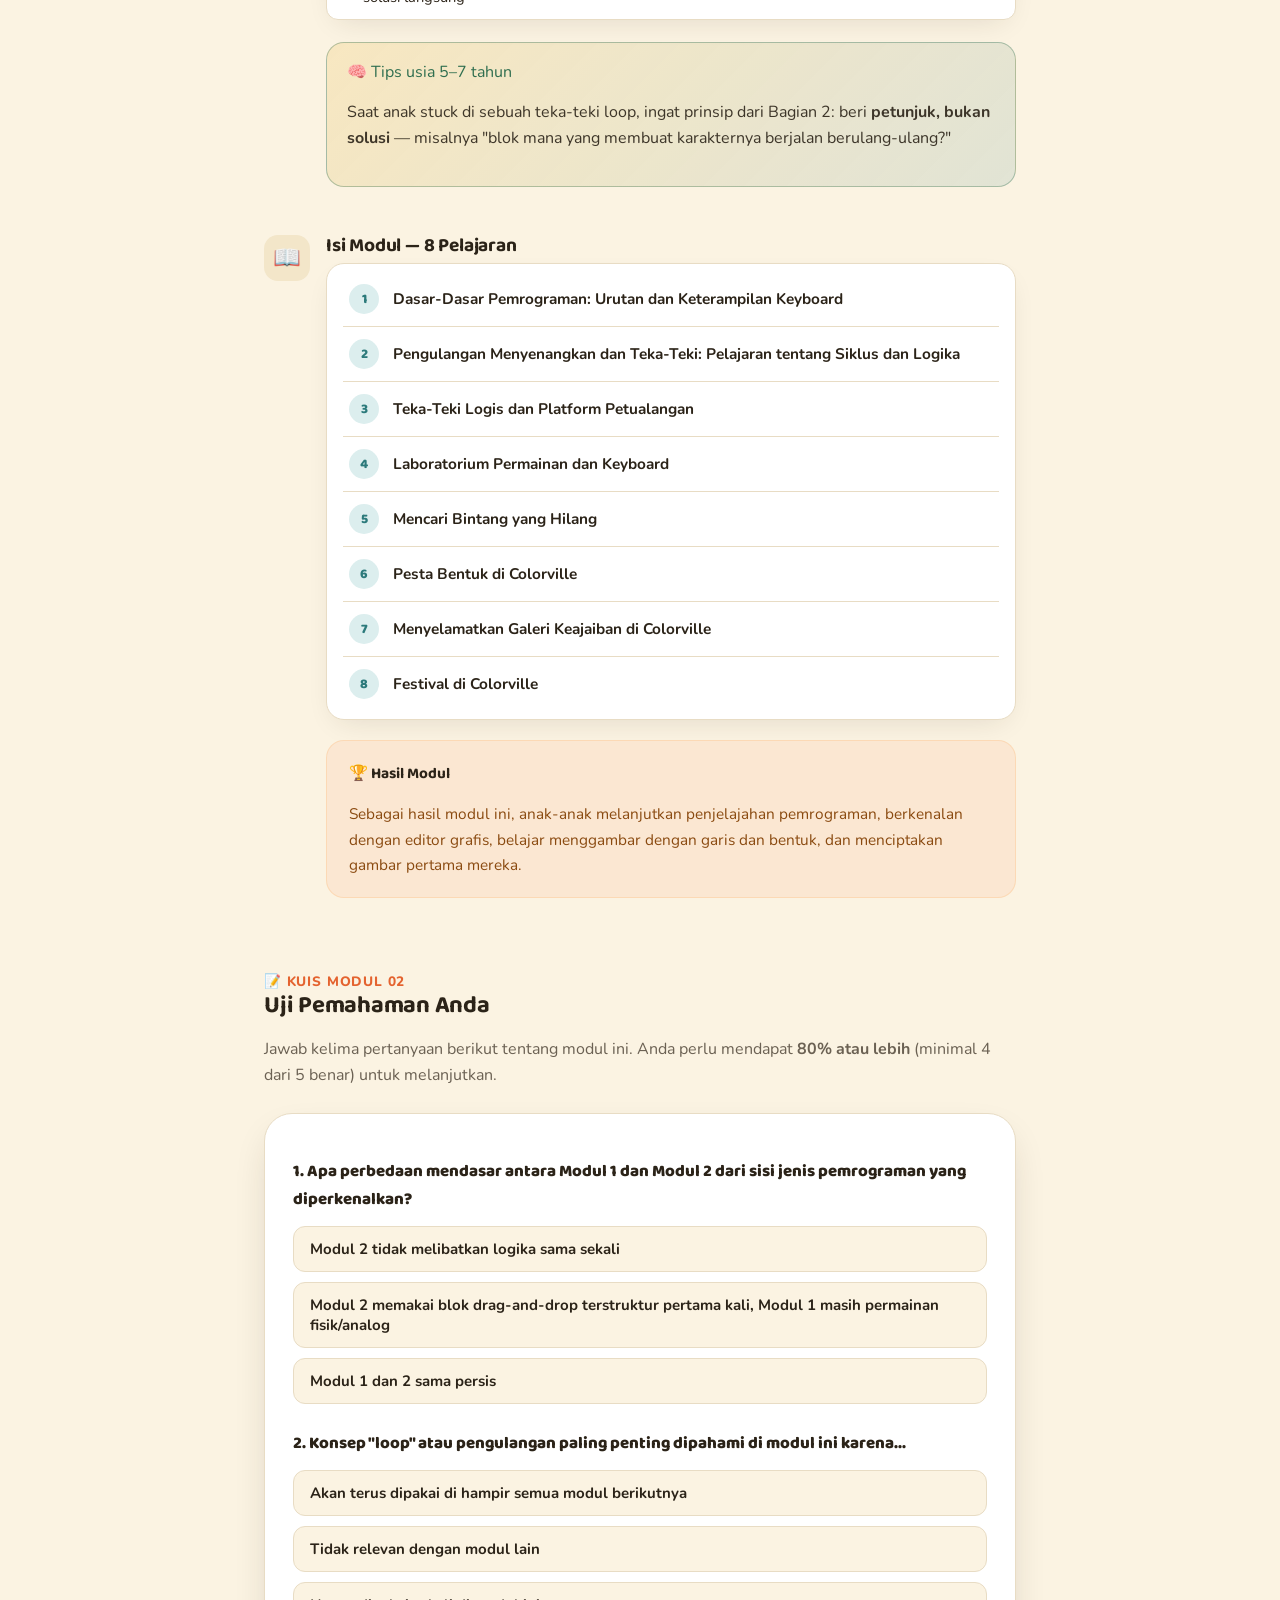
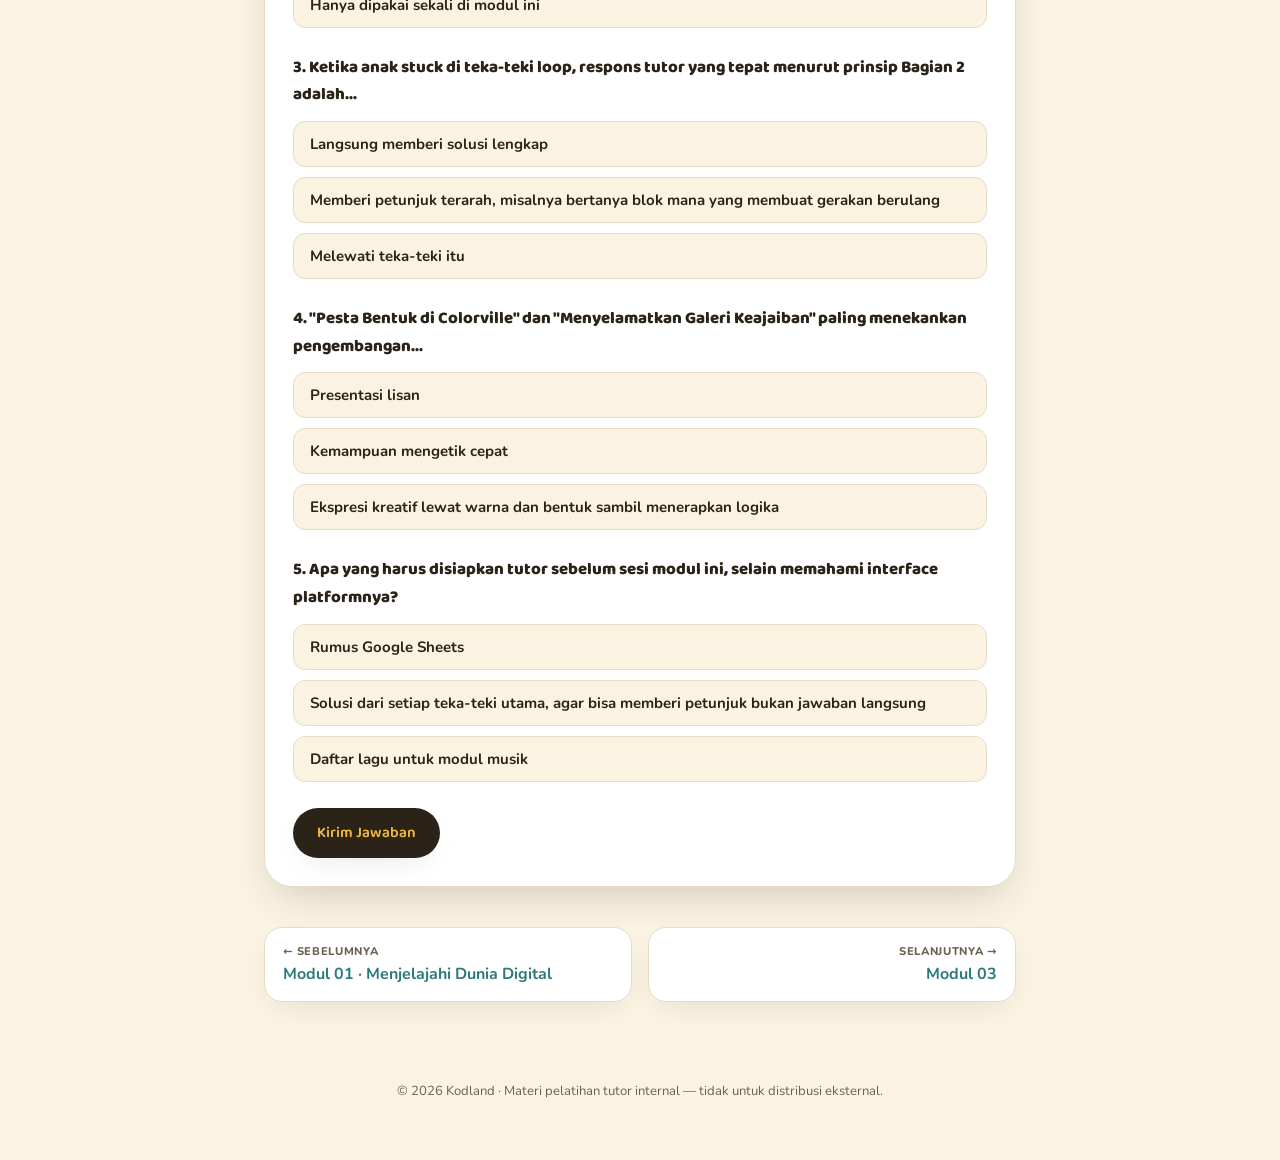
<file: bagian3-modul-02.html>
<!DOCTYPE html>
<html lang="id">
<head>
<meta charset="UTF-8">
<meta name="viewport" content="width=device-width, initial-scale=1.0">
<title>Modul 02 — Perjalanan Menyenangkan ke Dunia Pemrograman — Pelatihan Tutor FunTech Explorers</title>
<link rel="stylesheet" href="style.css">
</head>
<body>

<div class="topbar">
  <div class="topbar-inner">
    <div class="brand">
      <div class="logo-mark">🧭</div>
      <div>
        Kodland
        <small>Pelatihan Tutor</small>
      </div>
    </div>
    <div class="topbar-nav">
      <a href="bagian3-kurikulum.html" class="back">8 Modul Kursus</a>    </div>
  </div>
</div>

<div class="wrap-narrow">

  <div class="breadcrumb-steps">
    <span class="step"><a href="bagian3-kurikulum.html">📚 Bagian 3 · Kurikulum</a></span>
    <span class="arrow">→</span>
    <span class="step current">🧩 Modul 02 — Anda di sini</span>
  </div>

  <span class="kicker">Bagian 3 · Kurikulum · Modul 02 dari 08</span>
  <h1>🧩 Perjalanan Menyenangkan ke Dunia Pemrograman</h1>

  <img class="module-hero-img" src="assets/o2_thumb.jpg" alt="Perjalanan Menyenangkan ke Dunia Pemrograman">
  <p class="img-caption">Contoh tampilan/proyek dari Modul 02</p>

  <div class="flow-step">
    <div class="flow-icon">🔎</div>
    <div class="flow-body">
      <h3>Ringkasan & Kenapa Penting</h3>
      <p>Modul ini adalah jembatan dari permainan fisik di Modul 1 menuju pemrograman blok yang sesungguhnya. Anak mulai menyusun blok urutan dan pengulangan (loop) untuk memecahkan teka-teki logika, lalu menerapkannya di dunia penuh warna dan bentuk bernama Colorville.</p>
      <div class="callout callout-info"><span class="callout-label">Kenapa modul ini penting</span><p>Ini modul pertama yang benar-benar memakai blok drag-and-drop terstruktur, bukan sekadar permainan fisik. Konsep pengulangan (loop) yang diperkenalkan di sini akan terus dipakai di hampir semua modul berikutnya — jadi penting anak benar-benar memahaminya lewat teka-teki, bukan sekadar menghafal istilah.</p></div>
    </div>
  </div>

  <div class="flow-step">
    <div class="flow-icon">🌟</div>
    <div class="flow-body">
      <h3>Apa yang Akan Dikuasai Anak & Penerapannya</h3>
      <p>Anak menyusun urutan blok gerakan, mengenali pola yang berulang dan menerapkannya untuk memecahkan teka-teki, serta mengekspresikan kreativitas lewat warna dan bentuk saat menyelamatkan galeri dan merayakan festival di Colorville.</p>
    </div>
  </div>

  <div class="flow-step">
    <div class="flow-icon">✅</div>
    <div class="flow-body">
      <h3>Yang Perlu Anda Kuasai Sebagai Tutor</h3>
      <p>Sebelum mengajar modul ini, pastikan Anda 100% percaya diri dengan hal-hal berikut:</p>
      <ul class="confidence-list">
        <li><span class="chk">✓</span> Navigasi level/course yang dipakai di platform teka-teki logika ini</li>
        <li><span class="chk">✓</span> Cara loop divisualisasikan sebagai blok di alat tersebut, supaya bisa menunjukkannya dengan jelas</li>
        <li><span class="chk">✓</span> Analogi konkret untuk loop yang siap dipakai — contoh: "seperti mengayuh pedal sepeda berulang-ulang"</li>
        <li><span class="chk">✓</span> Solusi dari setiap teka-teki utama sebelum sesi, supaya bisa memberi petunjuk terarah, bukan solusi langsung</li>
      </ul>
      <div class="age-tip">
        <span class="callout-label">🧠 Tips usia 5–7 tahun</span>
        <p>Saat anak stuck di sebuah teka-teki loop, ingat prinsip dari Bagian 2: beri <strong>petunjuk, bukan solusi</strong> — misalnya "blok mana yang membuat karakternya berjalan berulang-ulang?"</p>
      </div>
    </div>
  </div>

  <div class="flow-step">
    <div class="flow-icon">📖</div>
    <div class="flow-body">
      <h3>Isi Modul — 8 Pelajaran</h3>
      <div style="background:var(--paper); border:1px solid var(--line); border-radius: var(--radius-md); padding: 8px 16px; box-shadow: var(--shadow-card);">
        <div class="lesson-row"><div class="lesson-num">1</div><div class="lesson-text">Dasar-Dasar Pemrograman: Urutan dan Keterampilan Keyboard</div></div>
        <div class="lesson-row"><div class="lesson-num">2</div><div class="lesson-text">Pengulangan Menyenangkan dan Teka-Teki: Pelajaran tentang Siklus dan Logika</div></div>
        <div class="lesson-row"><div class="lesson-num">3</div><div class="lesson-text">Teka-Teki Logis dan Platform Petualangan</div></div>
        <div class="lesson-row"><div class="lesson-num">4</div><div class="lesson-text">Laboratorium Permainan dan Keyboard</div></div>
        <div class="lesson-row"><div class="lesson-num">5</div><div class="lesson-text">Mencari Bintang yang Hilang</div></div>
        <div class="lesson-row"><div class="lesson-num">6</div><div class="lesson-text">Pesta Bentuk di Colorville</div></div>
        <div class="lesson-row"><div class="lesson-num">7</div><div class="lesson-text">Menyelamatkan Galeri Keajaiban di Colorville</div></div>
        <div class="lesson-row"><div class="lesson-num">8</div><div class="lesson-text">Festival di Colorville</div></div>
      </div>
      <div class="callout callout-tip" style="margin-top:20px;">
        <span class="callout-label">🏆 Hasil Modul</span>
        <p>Sebagai hasil modul ini, anak-anak melanjutkan penjelajahan pemrograman, berkenalan dengan editor grafis, belajar menggambar dengan garis dan bentuk, dan menciptakan gambar pertama mereka.</p>
      </div>
    </div>
  </div>

  <div id="sec-cta" style="margin: 50px 0 20px;">
    <span class="kicker">📝 Kuis Modul 02</span>
    <h2>Uji Pemahaman Anda</h2>
    <p>Jawab kelima pertanyaan berikut tentang modul ini. Anda perlu mendapat <strong>80% atau lebih</strong> (minimal 4 dari 5 benar) untuk melanjutkan.</p>
  </div>

  <div class="quiz-box" id="quiz">
    <div class="quiz-q" data-answer="0">
      <p class="qtext">1. Apa perbedaan mendasar antara Modul 1 dan Modul 2 dari sisi jenis pemrograman yang diperkenalkan?</p>
      <div class="quiz-opts">
        <div class="quiz-opt" data-i="0">Modul 2 memakai blok drag-and-drop terstruktur pertama kali, Modul 1 masih permainan fisik/analog</div>
        <div class="quiz-opt" data-i="1">Modul 1 dan 2 sama persis</div>
        <div class="quiz-opt" data-i="2">Modul 2 tidak melibatkan logika sama sekali</div>
      </div>
    </div>
    <div class="quiz-q" data-answer="1">
      <p class="qtext">2. Konsep "loop" atau pengulangan paling penting dipahami di modul ini karena...</p>
      <div class="quiz-opts">
        <div class="quiz-opt" data-i="0">Hanya dipakai sekali di modul ini</div>
        <div class="quiz-opt" data-i="1">Akan terus dipakai di hampir semua modul berikutnya</div>
        <div class="quiz-opt" data-i="2">Tidak relevan dengan modul lain</div>
      </div>
    </div>
    <div class="quiz-q" data-answer="1">
      <p class="qtext">3. Ketika anak stuck di teka-teki loop, respons tutor yang tepat menurut prinsip Bagian 2 adalah...</p>
      <div class="quiz-opts">
        <div class="quiz-opt" data-i="0">Langsung memberi solusi lengkap</div>
        <div class="quiz-opt" data-i="1">Memberi petunjuk terarah, misalnya bertanya blok mana yang membuat gerakan berulang</div>
        <div class="quiz-opt" data-i="2">Melewati teka-teki itu</div>
      </div>
    </div>
    <div class="quiz-q" data-answer="0">
      <p class="qtext">4. "Pesta Bentuk di Colorville" dan "Menyelamatkan Galeri Keajaiban" paling menekankan pengembangan...</p>
      <div class="quiz-opts">
        <div class="quiz-opt" data-i="0">Ekspresi kreatif lewat warna dan bentuk sambil menerapkan logika</div>
        <div class="quiz-opt" data-i="1">Kemampuan mengetik cepat</div>
        <div class="quiz-opt" data-i="2">Presentasi lisan</div>
      </div>
    </div>
    <div class="quiz-q" data-answer="0">
      <p class="qtext">5. Apa yang harus disiapkan tutor sebelum sesi modul ini, selain memahami interface platformnya?</p>
      <div class="quiz-opts">
        <div class="quiz-opt" data-i="0">Solusi dari setiap teka-teki utama, agar bisa memberi petunjuk bukan jawaban langsung</div>
        <div class="quiz-opt" data-i="1">Daftar lagu untuk modul musik</div>
        <div class="quiz-opt" data-i="2">Rumus Google Sheets</div>
      </div>
    </div>
    <button class="btn btn-primary" onclick="submitQuiz()" id="submitBtn">Kirim Jawaban</button>
    <div id="quizResult"></div>
    <div id="nextLink" style="margin-top:18px; display:none;">
      <a href="bagian3-modul-03.html" class="btn btn-pink">Lanjut ke Modul 03 →</a>
    </div>
  </div>

  <div class="prevnext">
    <a href="bagian3-modul-01.html"><small>← Sebelumnya</small>Modul 01 · Menjelajahi Dunia Digital</a>
    <a href="bagian3-modul-03.html" class="next"><small>Selanjutnya →</small>Modul 03</a>
  </div>

</div>

<footer>© 2026 Kodland · Materi pelatihan tutor internal — tidak untuk distribusi eksternal.</footer>

<script>
document.querySelectorAll('.quiz-q').forEach(q=>{
  const opts = q.querySelector('.quiz-opts');
  const children = Array.from(opts.children);
  for (let i = children.length - 1; i > 0; i--){
    const j = Math.floor(Math.random() * (i + 1));
    [children[i], children[j]] = [children[j], children[i]];
  }
  children.forEach(c => opts.appendChild(c));
});
document.querySelectorAll('.quiz-q').forEach(q=>{
  q.querySelectorAll('.quiz-opt').forEach(opt=>{
    opt.addEventListener('click', ()=>{
      q.querySelectorAll('.quiz-opt').forEach(o=>o.classList.remove('selected'));
      opt.classList.add('selected');
    });
  });
});
function submitQuiz(){
  const questions = document.querySelectorAll('.quiz-q');
  let correct = 0;
  questions.forEach(q=>{
    const answer = q.getAttribute('data-answer');
    const selected = q.querySelector('.quiz-opt.selected');
    q.querySelectorAll('.quiz-opt').forEach(o=>{
      o.classList.remove('correct','incorrect');
      if(o.getAttribute('data-i') === answer){ o.classList.add('correct'); }
      else if(o === selected){ o.classList.add('incorrect'); }
    });
    if(selected && selected.getAttribute('data-i') === answer){ correct++; }
  });
  const total = questions.length;
  const pct = Math.round((correct/total)*100);
  const resultEl = document.getElementById('quizResult');
  const passed = pct >= 80;
  resultEl.innerHTML = `<p class="quiz-result ${passed ? 'pass':'fail'}">Skor Anda: ${correct}/${total} (${pct}%) — ${passed ? '🎉 Lulus!' : 'Belum lulus. Tinjau kembali materi lalu coba lagi.'}</p>`;
  document.getElementById('nextLink').style.display = passed ? 'block' : 'none';
}
</script>

</body>
</html>
</file>
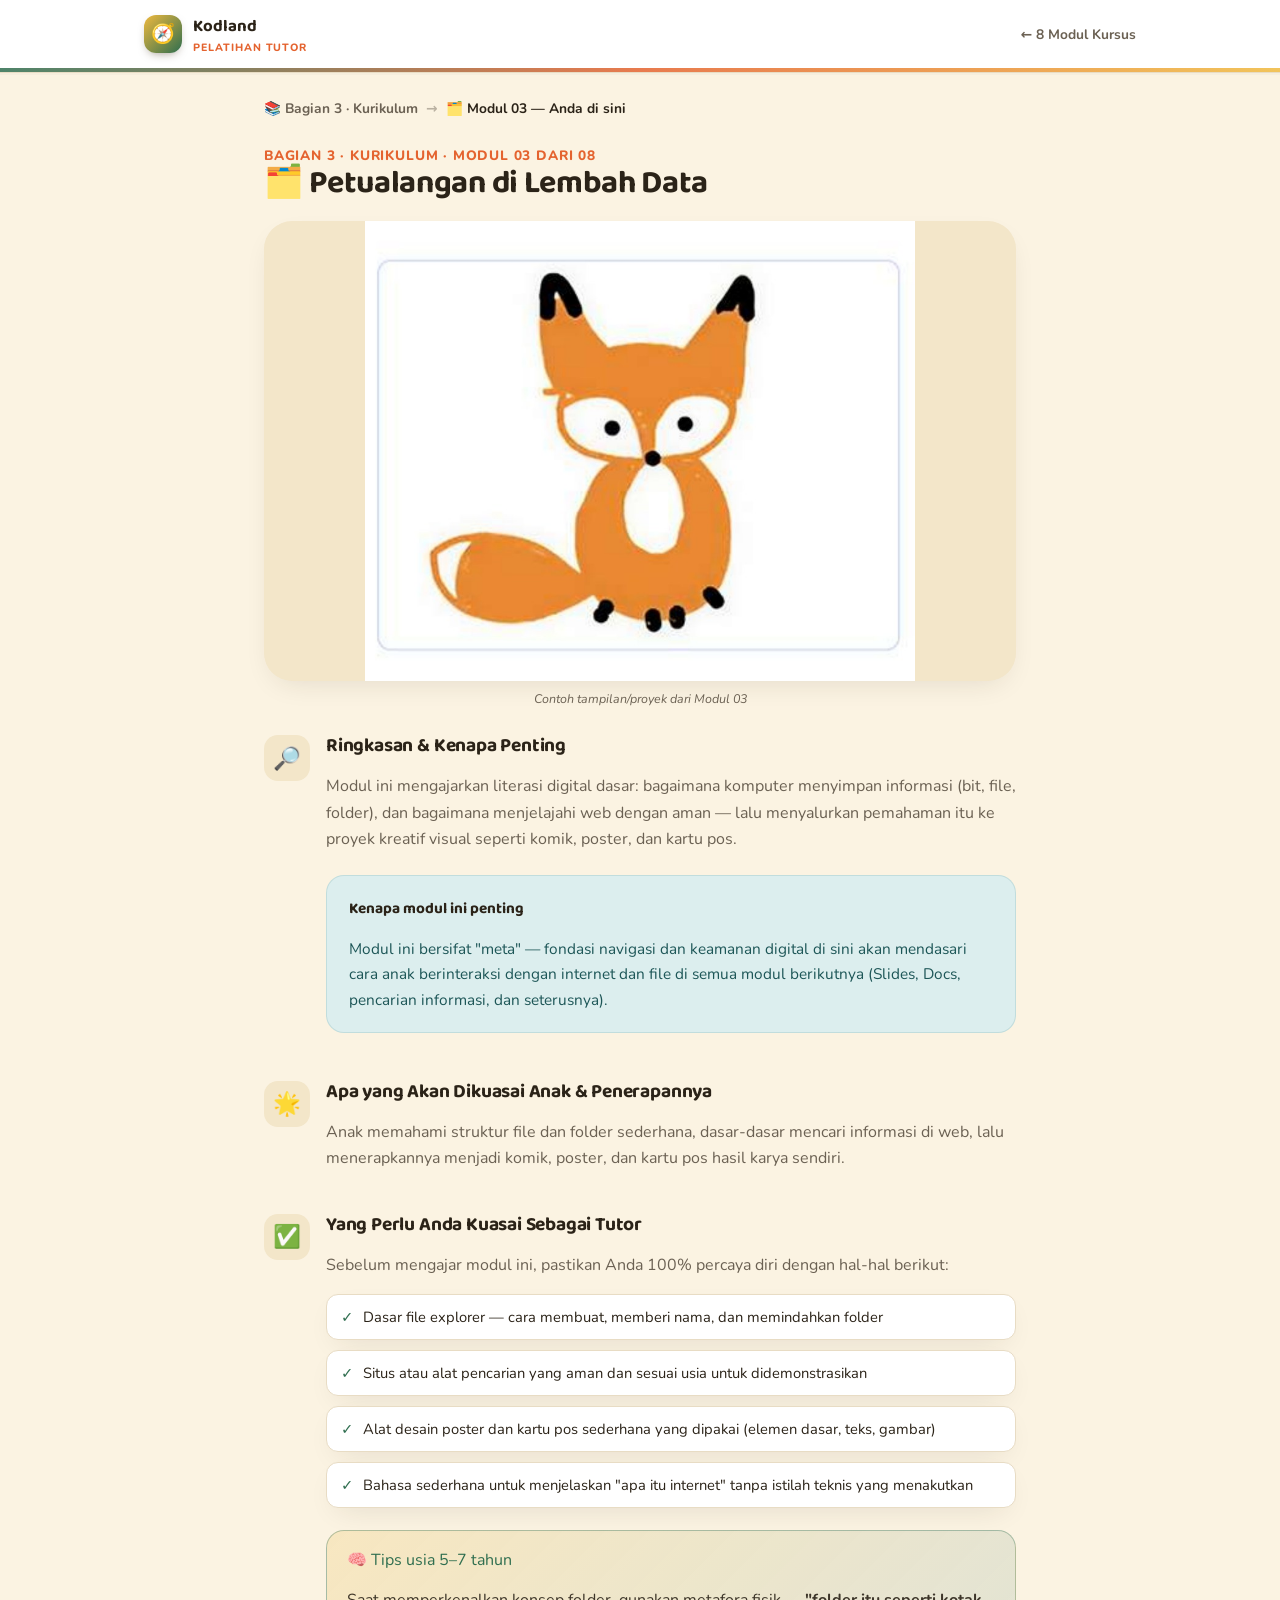
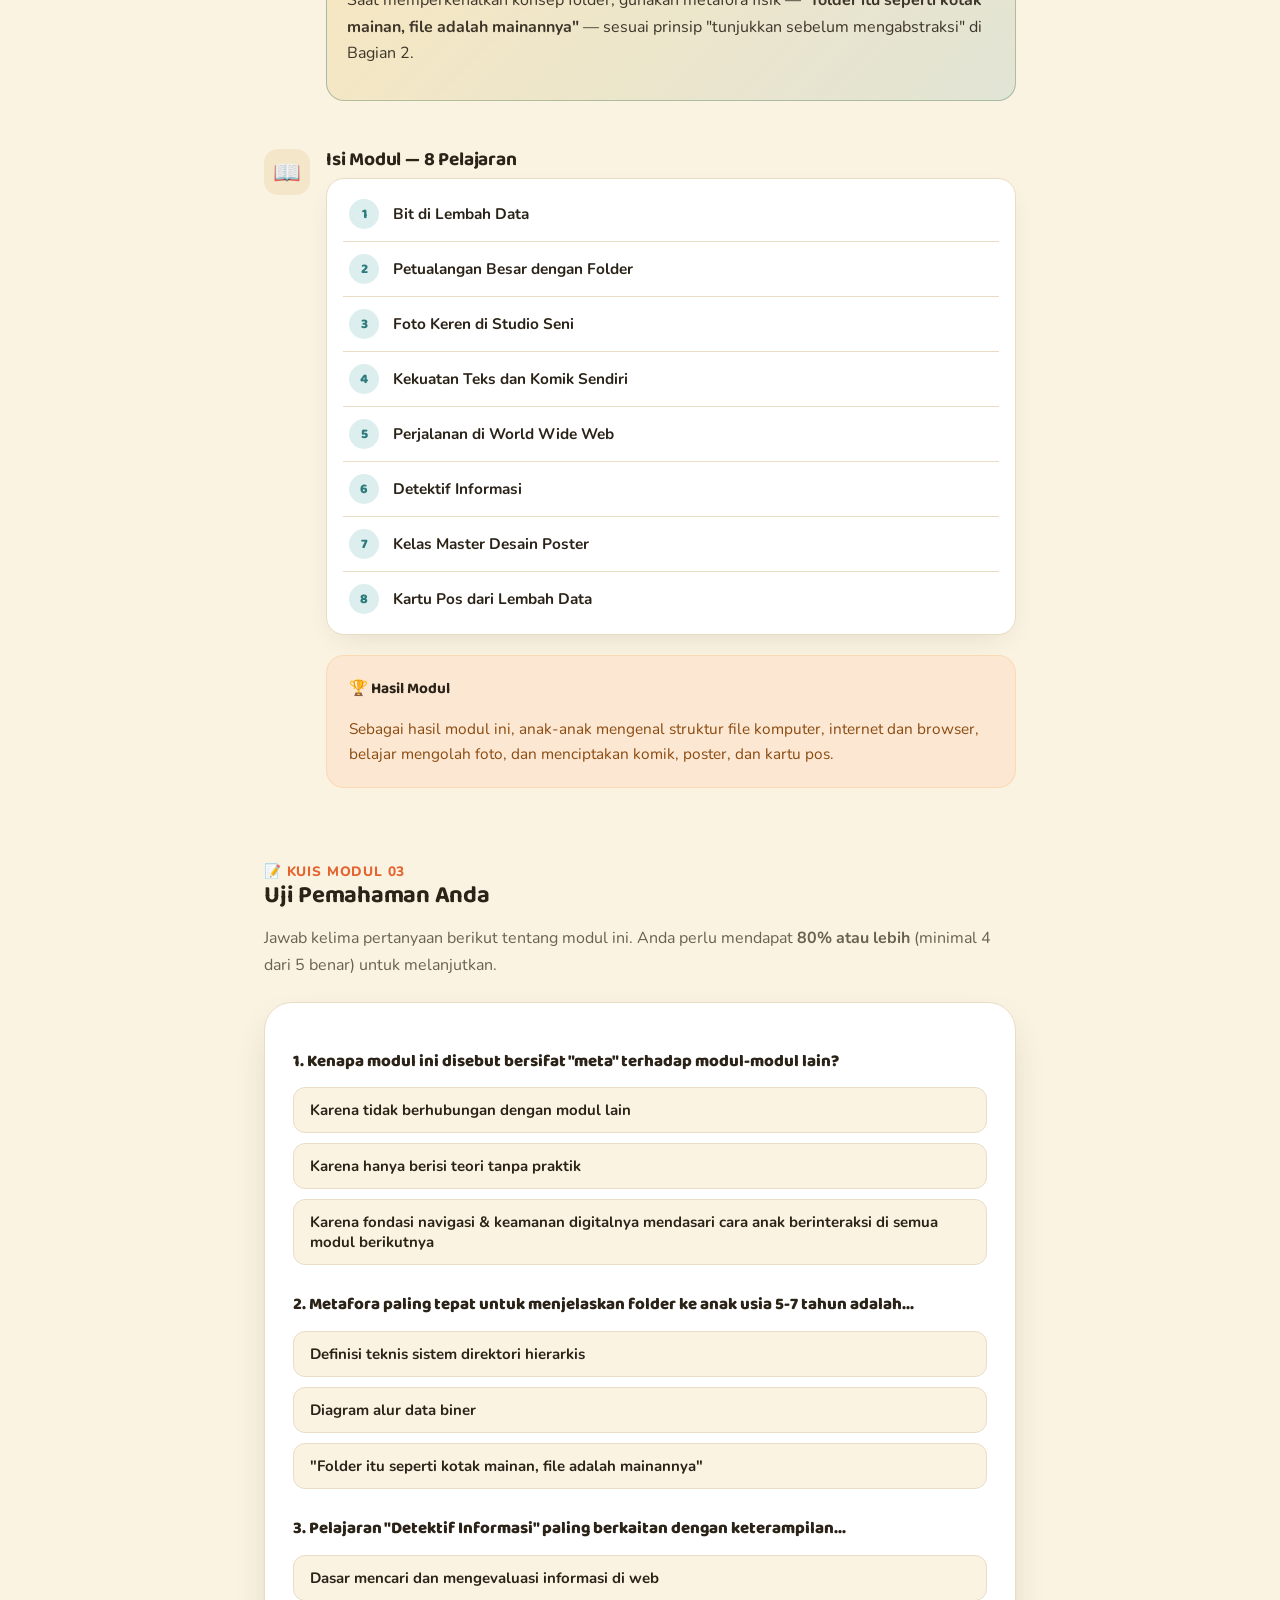
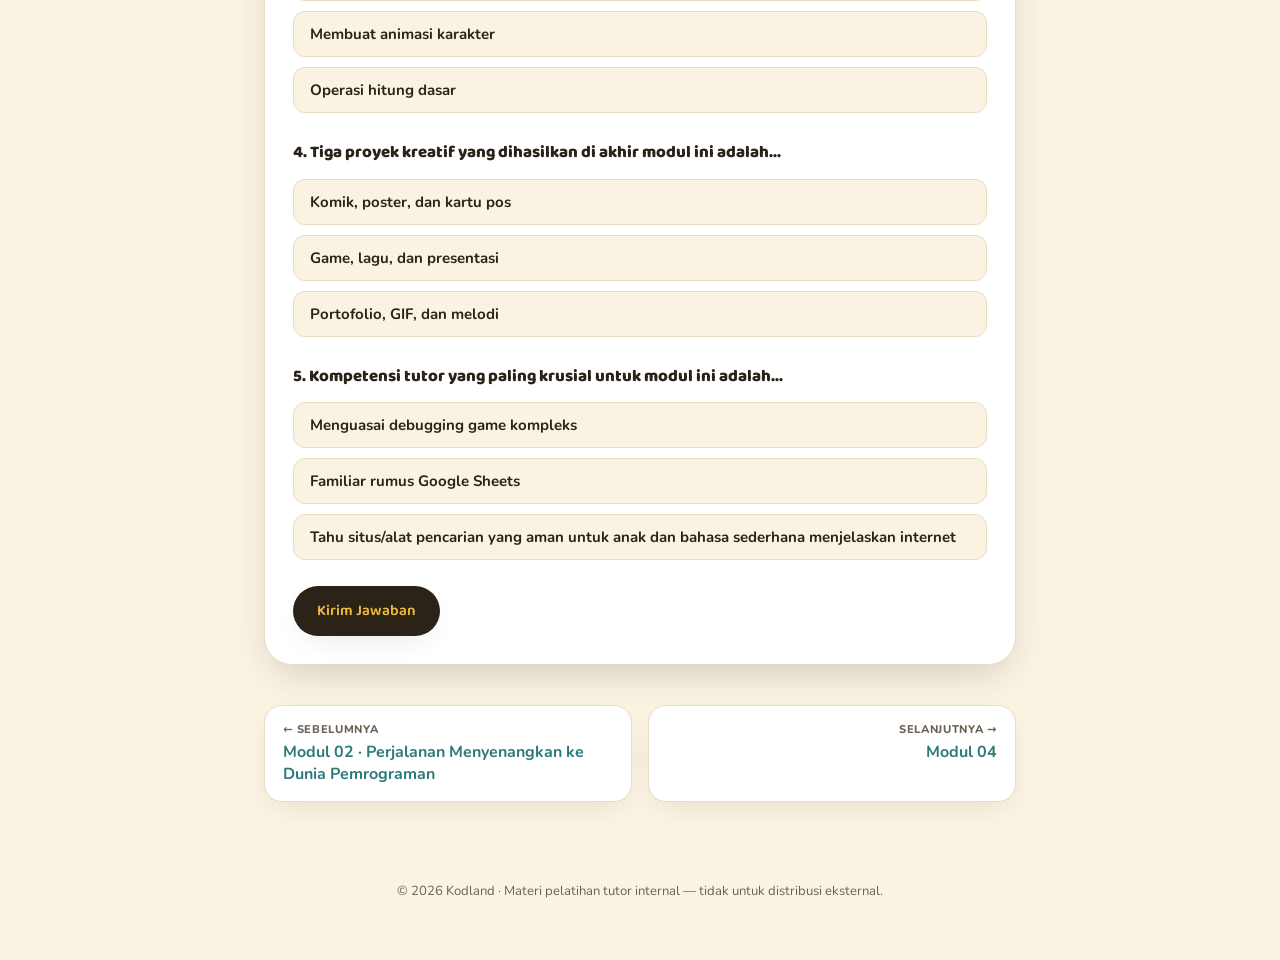
<file: bagian3-modul-03.html>
<!DOCTYPE html>
<html lang="id">
<head>
<meta charset="UTF-8">
<meta name="viewport" content="width=device-width, initial-scale=1.0">
<title>Modul 03 — Petualangan di Lembah Data — Pelatihan Tutor FunTech Explorers</title>
<link rel="stylesheet" href="style.css">
</head>
<body>

<div class="topbar">
  <div class="topbar-inner">
    <div class="brand">
      <div class="logo-mark">🧭</div>
      <div>
        Kodland
        <small>Pelatihan Tutor</small>
      </div>
    </div>
    <div class="topbar-nav">
      <a href="bagian3-kurikulum.html" class="back">8 Modul Kursus</a>    </div>
  </div>
</div>

<div class="wrap-narrow">

  <div class="breadcrumb-steps">
    <span class="step"><a href="bagian3-kurikulum.html">📚 Bagian 3 · Kurikulum</a></span>
    <span class="arrow">→</span>
    <span class="step current">🗂️ Modul 03 — Anda di sini</span>
  </div>

  <span class="kicker">Bagian 3 · Kurikulum · Modul 03 dari 08</span>
  <h1>🗂️ Petualangan di Lembah Data</h1>

  <img class="module-hero-img" src="assets/o3_thumb.jpg" alt="Petualangan di Lembah Data">
  <p class="img-caption">Contoh tampilan/proyek dari Modul 03</p>

  <div class="flow-step">
    <div class="flow-icon">🔎</div>
    <div class="flow-body">
      <h3>Ringkasan & Kenapa Penting</h3>
      <p>Modul ini mengajarkan literasi digital dasar: bagaimana komputer menyimpan informasi (bit, file, folder), dan bagaimana menjelajahi web dengan aman — lalu menyalurkan pemahaman itu ke proyek kreatif visual seperti komik, poster, dan kartu pos.</p>
      <div class="callout callout-info"><span class="callout-label">Kenapa modul ini penting</span><p>Modul ini bersifat "meta" — fondasi navigasi dan keamanan digital di sini akan mendasari cara anak berinteraksi dengan internet dan file di semua modul berikutnya (Slides, Docs, pencarian informasi, dan seterusnya).</p></div>
    </div>
  </div>

  <div class="flow-step">
    <div class="flow-icon">🌟</div>
    <div class="flow-body">
      <h3>Apa yang Akan Dikuasai Anak & Penerapannya</h3>
      <p>Anak memahami struktur file dan folder sederhana, dasar-dasar mencari informasi di web, lalu menerapkannya menjadi komik, poster, dan kartu pos hasil karya sendiri.</p>
    </div>
  </div>

  <div class="flow-step">
    <div class="flow-icon">✅</div>
    <div class="flow-body">
      <h3>Yang Perlu Anda Kuasai Sebagai Tutor</h3>
      <p>Sebelum mengajar modul ini, pastikan Anda 100% percaya diri dengan hal-hal berikut:</p>
      <ul class="confidence-list">
        <li><span class="chk">✓</span> Dasar file explorer — cara membuat, memberi nama, dan memindahkan folder</li>
        <li><span class="chk">✓</span> Situs atau alat pencarian yang aman dan sesuai usia untuk didemonstrasikan</li>
        <li><span class="chk">✓</span> Alat desain poster dan kartu pos sederhana yang dipakai (elemen dasar, teks, gambar)</li>
        <li><span class="chk">✓</span> Bahasa sederhana untuk menjelaskan "apa itu internet" tanpa istilah teknis yang menakutkan</li>
      </ul>
      <div class="age-tip">
        <span class="callout-label">🧠 Tips usia 5–7 tahun</span>
        <p>Saat memperkenalkan konsep folder, gunakan metafora fisik — <strong>"folder itu seperti kotak mainan, file adalah mainannya"</strong> — sesuai prinsip "tunjukkan sebelum mengabstraksi" di Bagian 2.</p>
      </div>
    </div>
  </div>

  <div class="flow-step">
    <div class="flow-icon">📖</div>
    <div class="flow-body">
      <h3>Isi Modul — 8 Pelajaran</h3>
      <div style="background:var(--paper); border:1px solid var(--line); border-radius: var(--radius-md); padding: 8px 16px; box-shadow: var(--shadow-card);">
        <div class="lesson-row"><div class="lesson-num">1</div><div class="lesson-text">Bit di Lembah Data</div></div>
        <div class="lesson-row"><div class="lesson-num">2</div><div class="lesson-text">Petualangan Besar dengan Folder</div></div>
        <div class="lesson-row"><div class="lesson-num">3</div><div class="lesson-text">Foto Keren di Studio Seni</div></div>
        <div class="lesson-row"><div class="lesson-num">4</div><div class="lesson-text">Kekuatan Teks dan Komik Sendiri</div></div>
        <div class="lesson-row"><div class="lesson-num">5</div><div class="lesson-text">Perjalanan di World Wide Web</div></div>
        <div class="lesson-row"><div class="lesson-num">6</div><div class="lesson-text">Detektif Informasi</div></div>
        <div class="lesson-row"><div class="lesson-num">7</div><div class="lesson-text">Kelas Master Desain Poster</div></div>
        <div class="lesson-row"><div class="lesson-num">8</div><div class="lesson-text">Kartu Pos dari Lembah Data</div></div>
      </div>
      <div class="callout callout-tip" style="margin-top:20px;">
        <span class="callout-label">🏆 Hasil Modul</span>
        <p>Sebagai hasil modul ini, anak-anak mengenal struktur file komputer, internet dan browser, belajar mengolah foto, dan menciptakan komik, poster, dan kartu pos.</p>
      </div>
    </div>
  </div>

  <div id="sec-cta" style="margin: 50px 0 20px;">
    <span class="kicker">📝 Kuis Modul 03</span>
    <h2>Uji Pemahaman Anda</h2>
    <p>Jawab kelima pertanyaan berikut tentang modul ini. Anda perlu mendapat <strong>80% atau lebih</strong> (minimal 4 dari 5 benar) untuk melanjutkan.</p>
  </div>

  <div class="quiz-box" id="quiz">
    <div class="quiz-q" data-answer="1">
      <p class="qtext">1. Kenapa modul ini disebut bersifat "meta" terhadap modul-modul lain?</p>
      <div class="quiz-opts">
        <div class="quiz-opt" data-i="0">Karena tidak berhubungan dengan modul lain</div>
        <div class="quiz-opt" data-i="1">Karena fondasi navigasi & keamanan digitalnya mendasari cara anak berinteraksi di semua modul berikutnya</div>
        <div class="quiz-opt" data-i="2">Karena hanya berisi teori tanpa praktik</div>
      </div>
    </div>
    <div class="quiz-q" data-answer="0">
      <p class="qtext">2. Metafora paling tepat untuk menjelaskan folder ke anak usia 5-7 tahun adalah...</p>
      <div class="quiz-opts">
        <div class="quiz-opt" data-i="0">"Folder itu seperti kotak mainan, file adalah mainannya"</div>
        <div class="quiz-opt" data-i="1">Definisi teknis sistem direktori hierarkis</div>
        <div class="quiz-opt" data-i="2">Diagram alur data biner</div>
      </div>
    </div>
    <div class="quiz-q" data-answer="0">
      <p class="qtext">3. Pelajaran "Detektif Informasi" paling berkaitan dengan keterampilan...</p>
      <div class="quiz-opts">
        <div class="quiz-opt" data-i="0">Dasar mencari dan mengevaluasi informasi di web</div>
        <div class="quiz-opt" data-i="1">Membuat animasi karakter</div>
        <div class="quiz-opt" data-i="2">Operasi hitung dasar</div>
      </div>
    </div>
    <div class="quiz-q" data-answer="1">
      <p class="qtext">4. Tiga proyek kreatif yang dihasilkan di akhir modul ini adalah...</p>
      <div class="quiz-opts">
        <div class="quiz-opt" data-i="0">Game, lagu, dan presentasi</div>
        <div class="quiz-opt" data-i="1">Komik, poster, dan kartu pos</div>
        <div class="quiz-opt" data-i="2">Portofolio, GIF, dan melodi</div>
      </div>
    </div>
    <div class="quiz-q" data-answer="1">
      <p class="qtext">5. Kompetensi tutor yang paling krusial untuk modul ini adalah...</p>
      <div class="quiz-opts">
        <div class="quiz-opt" data-i="0">Familiar rumus Google Sheets</div>
        <div class="quiz-opt" data-i="1">Tahu situs/alat pencarian yang aman untuk anak dan bahasa sederhana menjelaskan internet</div>
        <div class="quiz-opt" data-i="2">Menguasai debugging game kompleks</div>
      </div>
    </div>
    <button class="btn btn-primary" onclick="submitQuiz()" id="submitBtn">Kirim Jawaban</button>
    <div id="quizResult"></div>
    <div id="nextLink" style="margin-top:18px; display:none;">
      <a href="bagian3-modul-04.html" class="btn btn-pink">Lanjut ke Modul 04 →</a>
    </div>
  </div>

  <div class="prevnext">
    <a href="bagian3-modul-02.html"><small>← Sebelumnya</small>Modul 02 · Perjalanan Menyenangkan ke Dunia Pemrograman</a>
    <a href="bagian3-modul-04.html" class="next"><small>Selanjutnya →</small>Modul 04</a>
  </div>

</div>

<footer>© 2026 Kodland · Materi pelatihan tutor internal — tidak untuk distribusi eksternal.</footer>

<script>
document.querySelectorAll('.quiz-q').forEach(q=>{
  const opts = q.querySelector('.quiz-opts');
  const children = Array.from(opts.children);
  for (let i = children.length - 1; i > 0; i--){
    const j = Math.floor(Math.random() * (i + 1));
    [children[i], children[j]] = [children[j], children[i]];
  }
  children.forEach(c => opts.appendChild(c));
});
document.querySelectorAll('.quiz-q').forEach(q=>{
  q.querySelectorAll('.quiz-opt').forEach(opt=>{
    opt.addEventListener('click', ()=>{
      q.querySelectorAll('.quiz-opt').forEach(o=>o.classList.remove('selected'));
      opt.classList.add('selected');
    });
  });
});
function submitQuiz(){
  const questions = document.querySelectorAll('.quiz-q');
  let correct = 0;
  questions.forEach(q=>{
    const answer = q.getAttribute('data-answer');
    const selected = q.querySelector('.quiz-opt.selected');
    q.querySelectorAll('.quiz-opt').forEach(o=>{
      o.classList.remove('correct','incorrect');
      if(o.getAttribute('data-i') === answer){ o.classList.add('correct'); }
      else if(o === selected){ o.classList.add('incorrect'); }
    });
    if(selected && selected.getAttribute('data-i') === answer){ correct++; }
  });
  const total = questions.length;
  const pct = Math.round((correct/total)*100);
  const resultEl = document.getElementById('quizResult');
  const passed = pct >= 80;
  resultEl.innerHTML = `<p class="quiz-result ${passed ? 'pass':'fail'}">Skor Anda: ${correct}/${total} (${pct}%) — ${passed ? '🎉 Lulus!' : 'Belum lulus. Tinjau kembali materi lalu coba lagi.'}</p>`;
  document.getElementById('nextLink').style.display = passed ? 'block' : 'none';
}
</script>

</body>
</html>
</file>
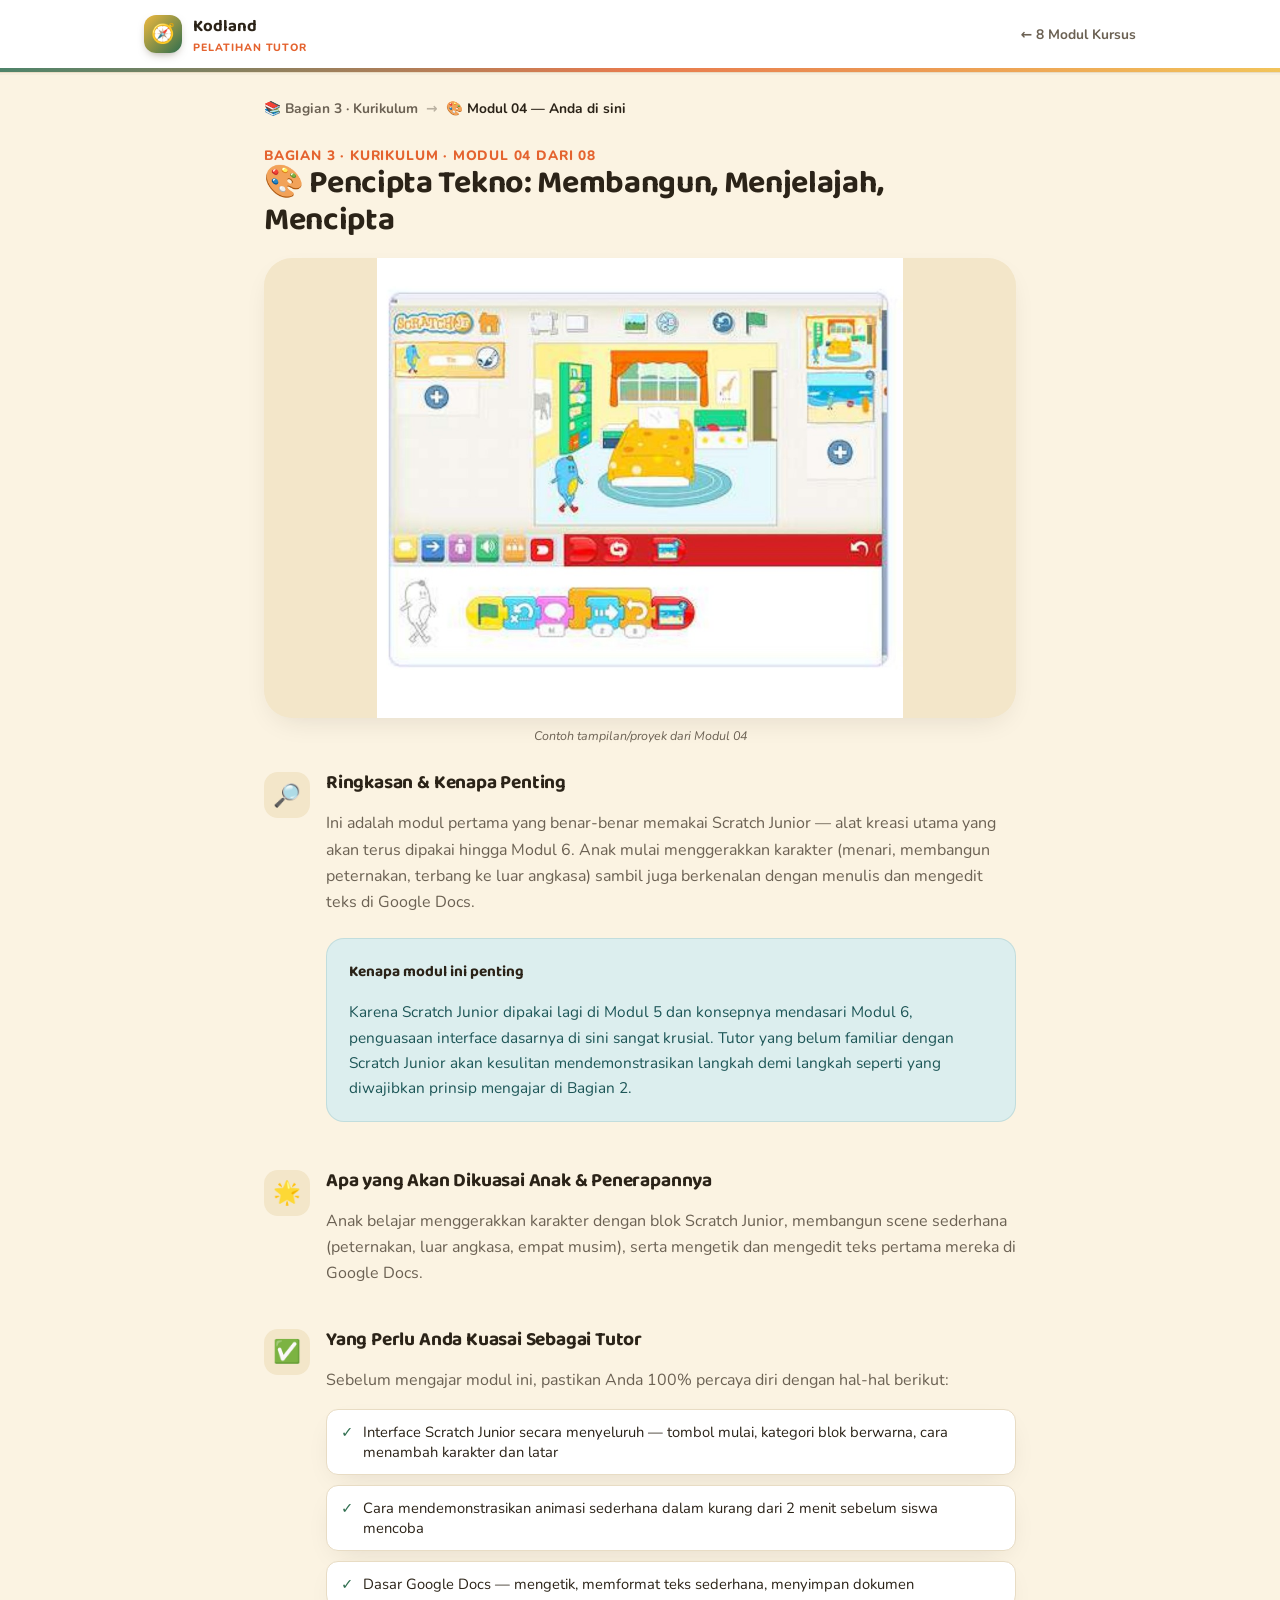
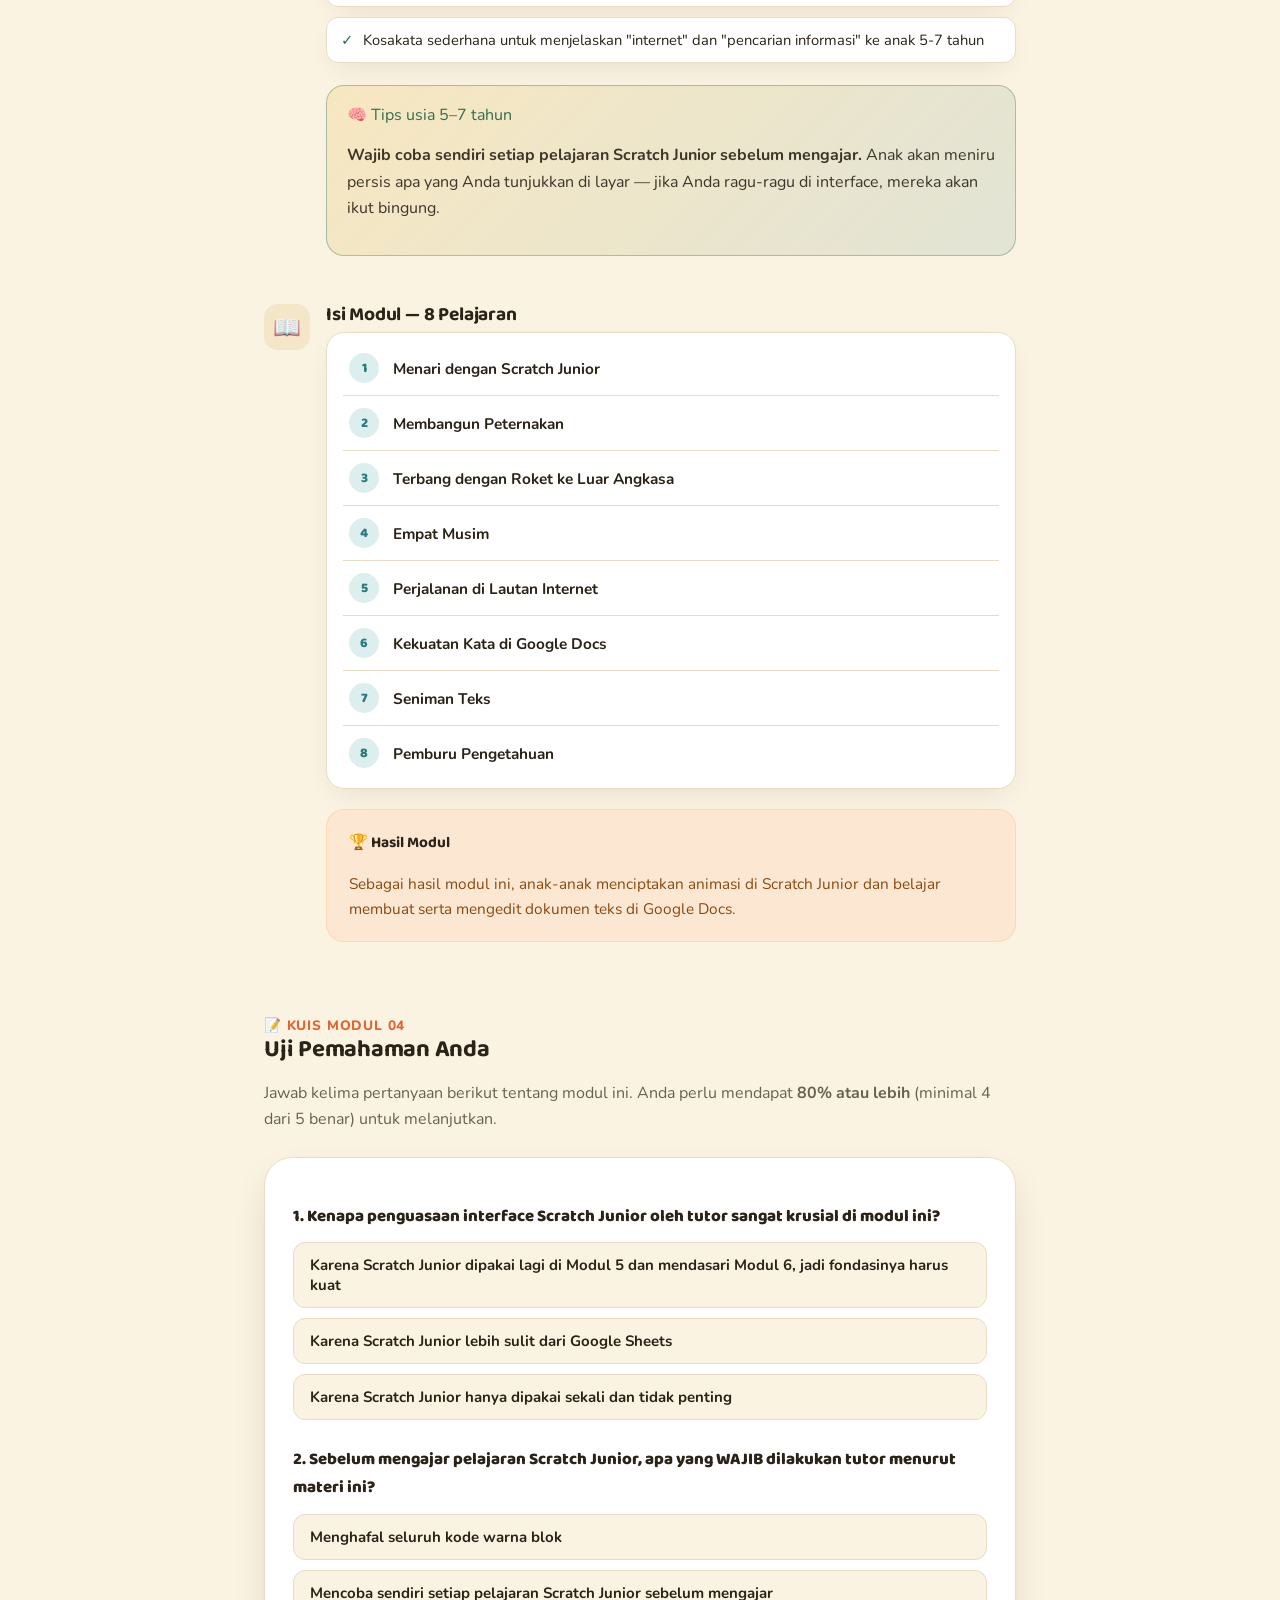
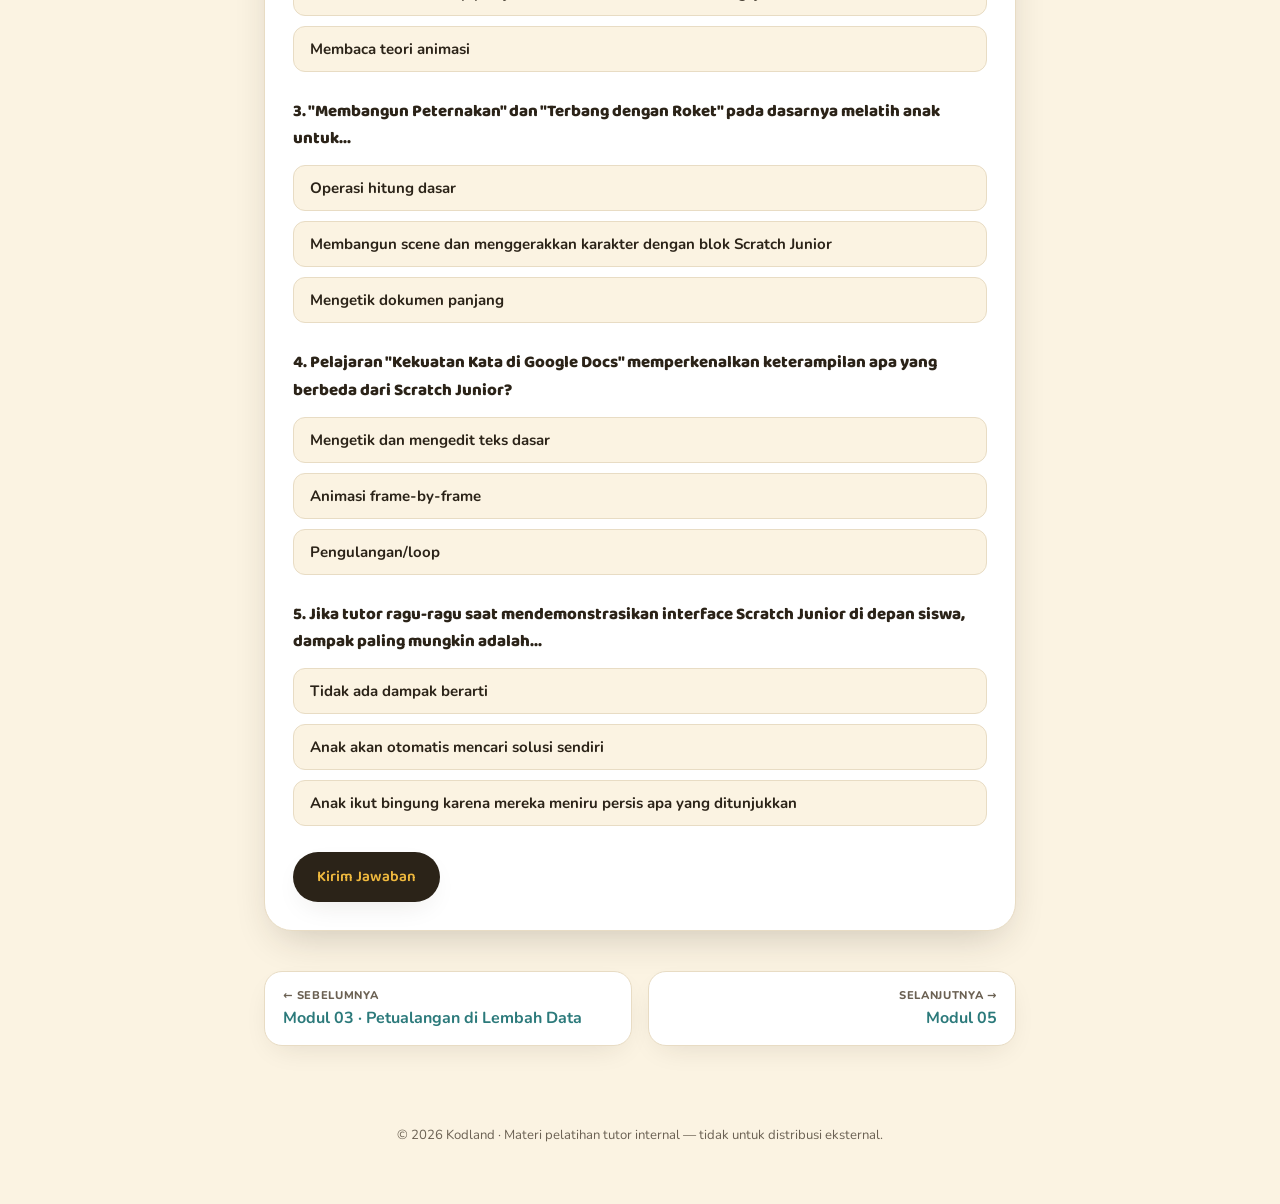
<file: bagian3-modul-04.html>
<!DOCTYPE html>
<html lang="id">
<head>
<meta charset="UTF-8">
<meta name="viewport" content="width=device-width, initial-scale=1.0">
<title>Modul 04 — Pencipta Tekno: Membangun, Menjelajah, Mencipta — Pelatihan Tutor FunTech Explorers</title>
<link rel="stylesheet" href="style.css">
</head>
<body>

<div class="topbar">
  <div class="topbar-inner">
    <div class="brand">
      <div class="logo-mark">🧭</div>
      <div>
        Kodland
        <small>Pelatihan Tutor</small>
      </div>
    </div>
    <div class="topbar-nav">
      <a href="bagian3-kurikulum.html" class="back">8 Modul Kursus</a>    </div>
  </div>
</div>

<div class="wrap-narrow">

  <div class="breadcrumb-steps">
    <span class="step"><a href="bagian3-kurikulum.html">📚 Bagian 3 · Kurikulum</a></span>
    <span class="arrow">→</span>
    <span class="step current">🎨 Modul 04 — Anda di sini</span>
  </div>

  <span class="kicker">Bagian 3 · Kurikulum · Modul 04 dari 08</span>
  <h1>🎨 Pencipta Tekno: Membangun, Menjelajah, Mencipta</h1>

  <img class="module-hero-img" src="assets/o4_thumb.jpg" alt="Pencipta Tekno: Membangun, Menjelajah, Mencipta">
  <p class="img-caption">Contoh tampilan/proyek dari Modul 04</p>

  <div class="flow-step">
    <div class="flow-icon">🔎</div>
    <div class="flow-body">
      <h3>Ringkasan & Kenapa Penting</h3>
      <p>Ini adalah modul pertama yang benar-benar memakai Scratch Junior — alat kreasi utama yang akan terus dipakai hingga Modul 6. Anak mulai menggerakkan karakter (menari, membangun peternakan, terbang ke luar angkasa) sambil juga berkenalan dengan menulis dan mengedit teks di Google Docs.</p>
      <div class="callout callout-info"><span class="callout-label">Kenapa modul ini penting</span><p>Karena Scratch Junior dipakai lagi di Modul 5 dan konsepnya mendasari Modul 6, penguasaan interface dasarnya di sini sangat krusial. Tutor yang belum familiar dengan Scratch Junior akan kesulitan mendemonstrasikan langkah demi langkah seperti yang diwajibkan prinsip mengajar di Bagian 2.</p></div>
    </div>
  </div>

  <div class="flow-step">
    <div class="flow-icon">🌟</div>
    <div class="flow-body">
      <h3>Apa yang Akan Dikuasai Anak & Penerapannya</h3>
      <p>Anak belajar menggerakkan karakter dengan blok Scratch Junior, membangun scene sederhana (peternakan, luar angkasa, empat musim), serta mengetik dan mengedit teks pertama mereka di Google Docs.</p>
    </div>
  </div>

  <div class="flow-step">
    <div class="flow-icon">✅</div>
    <div class="flow-body">
      <h3>Yang Perlu Anda Kuasai Sebagai Tutor</h3>
      <p>Sebelum mengajar modul ini, pastikan Anda 100% percaya diri dengan hal-hal berikut:</p>
      <ul class="confidence-list">
        <li><span class="chk">✓</span> Interface Scratch Junior secara menyeluruh — tombol mulai, kategori blok berwarna, cara menambah karakter dan latar</li>
        <li><span class="chk">✓</span> Cara mendemonstrasikan animasi sederhana dalam kurang dari 2 menit sebelum siswa mencoba</li>
        <li><span class="chk">✓</span> Dasar Google Docs — mengetik, memformat teks sederhana, menyimpan dokumen</li>
        <li><span class="chk">✓</span> Kosakata sederhana untuk menjelaskan "internet" dan "pencarian informasi" ke anak 5-7 tahun</li>
      </ul>
      <div class="age-tip">
        <span class="callout-label">🧠 Tips usia 5–7 tahun</span>
        <p><strong>Wajib coba sendiri setiap pelajaran Scratch Junior sebelum mengajar.</strong> Anak akan meniru persis apa yang Anda tunjukkan di layar — jika Anda ragu-ragu di interface, mereka akan ikut bingung.</p>
      </div>
    </div>
  </div>

  <div class="flow-step">
    <div class="flow-icon">📖</div>
    <div class="flow-body">
      <h3>Isi Modul — 8 Pelajaran</h3>
      <div style="background:var(--paper); border:1px solid var(--line); border-radius: var(--radius-md); padding: 8px 16px; box-shadow: var(--shadow-card);">
        <div class="lesson-row"><div class="lesson-num">1</div><div class="lesson-text">Menari dengan Scratch Junior</div></div>
        <div class="lesson-row"><div class="lesson-num">2</div><div class="lesson-text">Membangun Peternakan</div></div>
        <div class="lesson-row"><div class="lesson-num">3</div><div class="lesson-text">Terbang dengan Roket ke Luar Angkasa</div></div>
        <div class="lesson-row"><div class="lesson-num">4</div><div class="lesson-text">Empat Musim</div></div>
        <div class="lesson-row"><div class="lesson-num">5</div><div class="lesson-text">Perjalanan di Lautan Internet</div></div>
        <div class="lesson-row"><div class="lesson-num">6</div><div class="lesson-text">Kekuatan Kata di Google Docs</div></div>
        <div class="lesson-row"><div class="lesson-num">7</div><div class="lesson-text">Seniman Teks</div></div>
        <div class="lesson-row"><div class="lesson-num">8</div><div class="lesson-text">Pemburu Pengetahuan</div></div>
      </div>
      <div class="callout callout-tip" style="margin-top:20px;">
        <span class="callout-label">🏆 Hasil Modul</span>
        <p>Sebagai hasil modul ini, anak-anak menciptakan animasi di Scratch Junior dan belajar membuat serta mengedit dokumen teks di Google Docs.</p>
      </div>
    </div>
  </div>

  <div id="sec-cta" style="margin: 50px 0 20px;">
    <span class="kicker">📝 Kuis Modul 04</span>
    <h2>Uji Pemahaman Anda</h2>
    <p>Jawab kelima pertanyaan berikut tentang modul ini. Anda perlu mendapat <strong>80% atau lebih</strong> (minimal 4 dari 5 benar) untuk melanjutkan.</p>
  </div>

  <div class="quiz-box" id="quiz">
    <div class="quiz-q" data-answer="1">
      <p class="qtext">1. Kenapa penguasaan interface Scratch Junior oleh tutor sangat krusial di modul ini?</p>
      <div class="quiz-opts">
        <div class="quiz-opt" data-i="0">Karena Scratch Junior hanya dipakai sekali dan tidak penting</div>
        <div class="quiz-opt" data-i="1">Karena Scratch Junior dipakai lagi di Modul 5 dan mendasari Modul 6, jadi fondasinya harus kuat</div>
        <div class="quiz-opt" data-i="2">Karena Scratch Junior lebih sulit dari Google Sheets</div>
      </div>
    </div>
    <div class="quiz-q" data-answer="1">
      <p class="qtext">2. Sebelum mengajar pelajaran Scratch Junior, apa yang WAJIB dilakukan tutor menurut materi ini?</p>
      <div class="quiz-opts">
        <div class="quiz-opt" data-i="0">Membaca teori animasi</div>
        <div class="quiz-opt" data-i="1">Mencoba sendiri setiap pelajaran Scratch Junior sebelum mengajar</div>
        <div class="quiz-opt" data-i="2">Menghafal seluruh kode warna blok</div>
      </div>
    </div>
    <div class="quiz-q" data-answer="1">
      <p class="qtext">3. "Membangun Peternakan" dan "Terbang dengan Roket" pada dasarnya melatih anak untuk...</p>
      <div class="quiz-opts">
        <div class="quiz-opt" data-i="0">Mengetik dokumen panjang</div>
        <div class="quiz-opt" data-i="1">Membangun scene dan menggerakkan karakter dengan blok Scratch Junior</div>
        <div class="quiz-opt" data-i="2">Operasi hitung dasar</div>
      </div>
    </div>
    <div class="quiz-q" data-answer="0">
      <p class="qtext">4. Pelajaran "Kekuatan Kata di Google Docs" memperkenalkan keterampilan apa yang berbeda dari Scratch Junior?</p>
      <div class="quiz-opts">
        <div class="quiz-opt" data-i="0">Mengetik dan mengedit teks dasar</div>
        <div class="quiz-opt" data-i="1">Animasi frame-by-frame</div>
        <div class="quiz-opt" data-i="2">Pengulangan/loop</div>
      </div>
    </div>
    <div class="quiz-q" data-answer="1">
      <p class="qtext">5. Jika tutor ragu-ragu saat mendemonstrasikan interface Scratch Junior di depan siswa, dampak paling mungkin adalah...</p>
      <div class="quiz-opts">
        <div class="quiz-opt" data-i="0">Tidak ada dampak berarti</div>
        <div class="quiz-opt" data-i="1">Anak ikut bingung karena mereka meniru persis apa yang ditunjukkan</div>
        <div class="quiz-opt" data-i="2">Anak akan otomatis mencari solusi sendiri</div>
      </div>
    </div>
    <button class="btn btn-primary" onclick="submitQuiz()" id="submitBtn">Kirim Jawaban</button>
    <div id="quizResult"></div>
    <div id="nextLink" style="margin-top:18px; display:none;">
      <a href="bagian3-modul-05.html" class="btn btn-pink">Lanjut ke Modul 05 →</a>
    </div>
  </div>

  <div class="prevnext">
    <a href="bagian3-modul-03.html"><small>← Sebelumnya</small>Modul 03 · Petualangan di Lembah Data</a>
    <a href="bagian3-modul-05.html" class="next"><small>Selanjutnya →</small>Modul 05</a>
  </div>

</div>

<footer>© 2026 Kodland · Materi pelatihan tutor internal — tidak untuk distribusi eksternal.</footer>

<script>
document.querySelectorAll('.quiz-q').forEach(q=>{
  const opts = q.querySelector('.quiz-opts');
  const children = Array.from(opts.children);
  for (let i = children.length - 1; i > 0; i--){
    const j = Math.floor(Math.random() * (i + 1));
    [children[i], children[j]] = [children[j], children[i]];
  }
  children.forEach(c => opts.appendChild(c));
});
document.querySelectorAll('.quiz-q').forEach(q=>{
  q.querySelectorAll('.quiz-opt').forEach(opt=>{
    opt.addEventListener('click', ()=>{
      q.querySelectorAll('.quiz-opt').forEach(o=>o.classList.remove('selected'));
      opt.classList.add('selected');
    });
  });
});
function submitQuiz(){
  const questions = document.querySelectorAll('.quiz-q');
  let correct = 0;
  questions.forEach(q=>{
    const answer = q.getAttribute('data-answer');
    const selected = q.querySelector('.quiz-opt.selected');
    q.querySelectorAll('.quiz-opt').forEach(o=>{
      o.classList.remove('correct','incorrect');
      if(o.getAttribute('data-i') === answer){ o.classList.add('correct'); }
      else if(o === selected){ o.classList.add('incorrect'); }
    });
    if(selected && selected.getAttribute('data-i') === answer){ correct++; }
  });
  const total = questions.length;
  const pct = Math.round((correct/total)*100);
  const resultEl = document.getElementById('quizResult');
  const passed = pct >= 80;
  resultEl.innerHTML = `<p class="quiz-result ${passed ? 'pass':'fail'}">Skor Anda: ${correct}/${total} (${pct}%) — ${passed ? '🎉 Lulus!' : 'Belum lulus. Tinjau kembali materi lalu coba lagi.'}</p>`;
  document.getElementById('nextLink').style.display = passed ? 'block' : 'none';
}
</script>

</body>
</html>
</file>
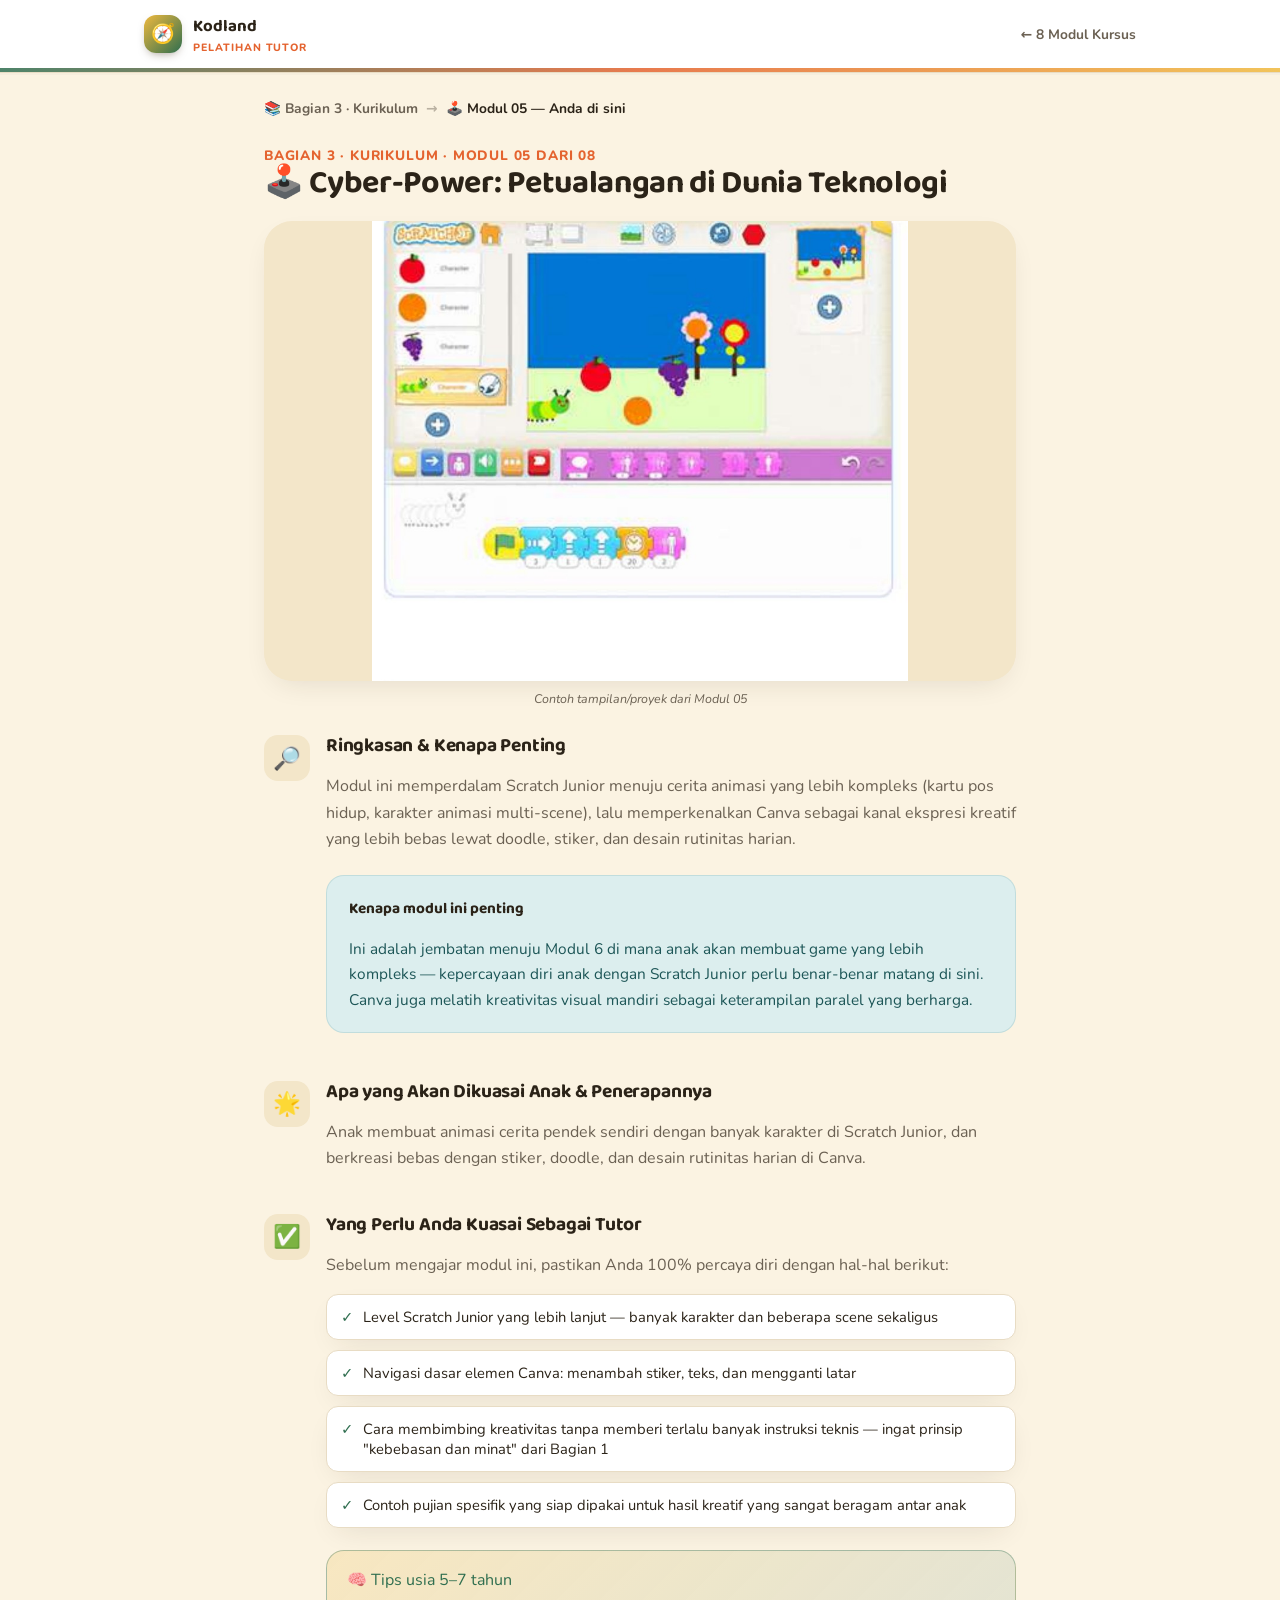
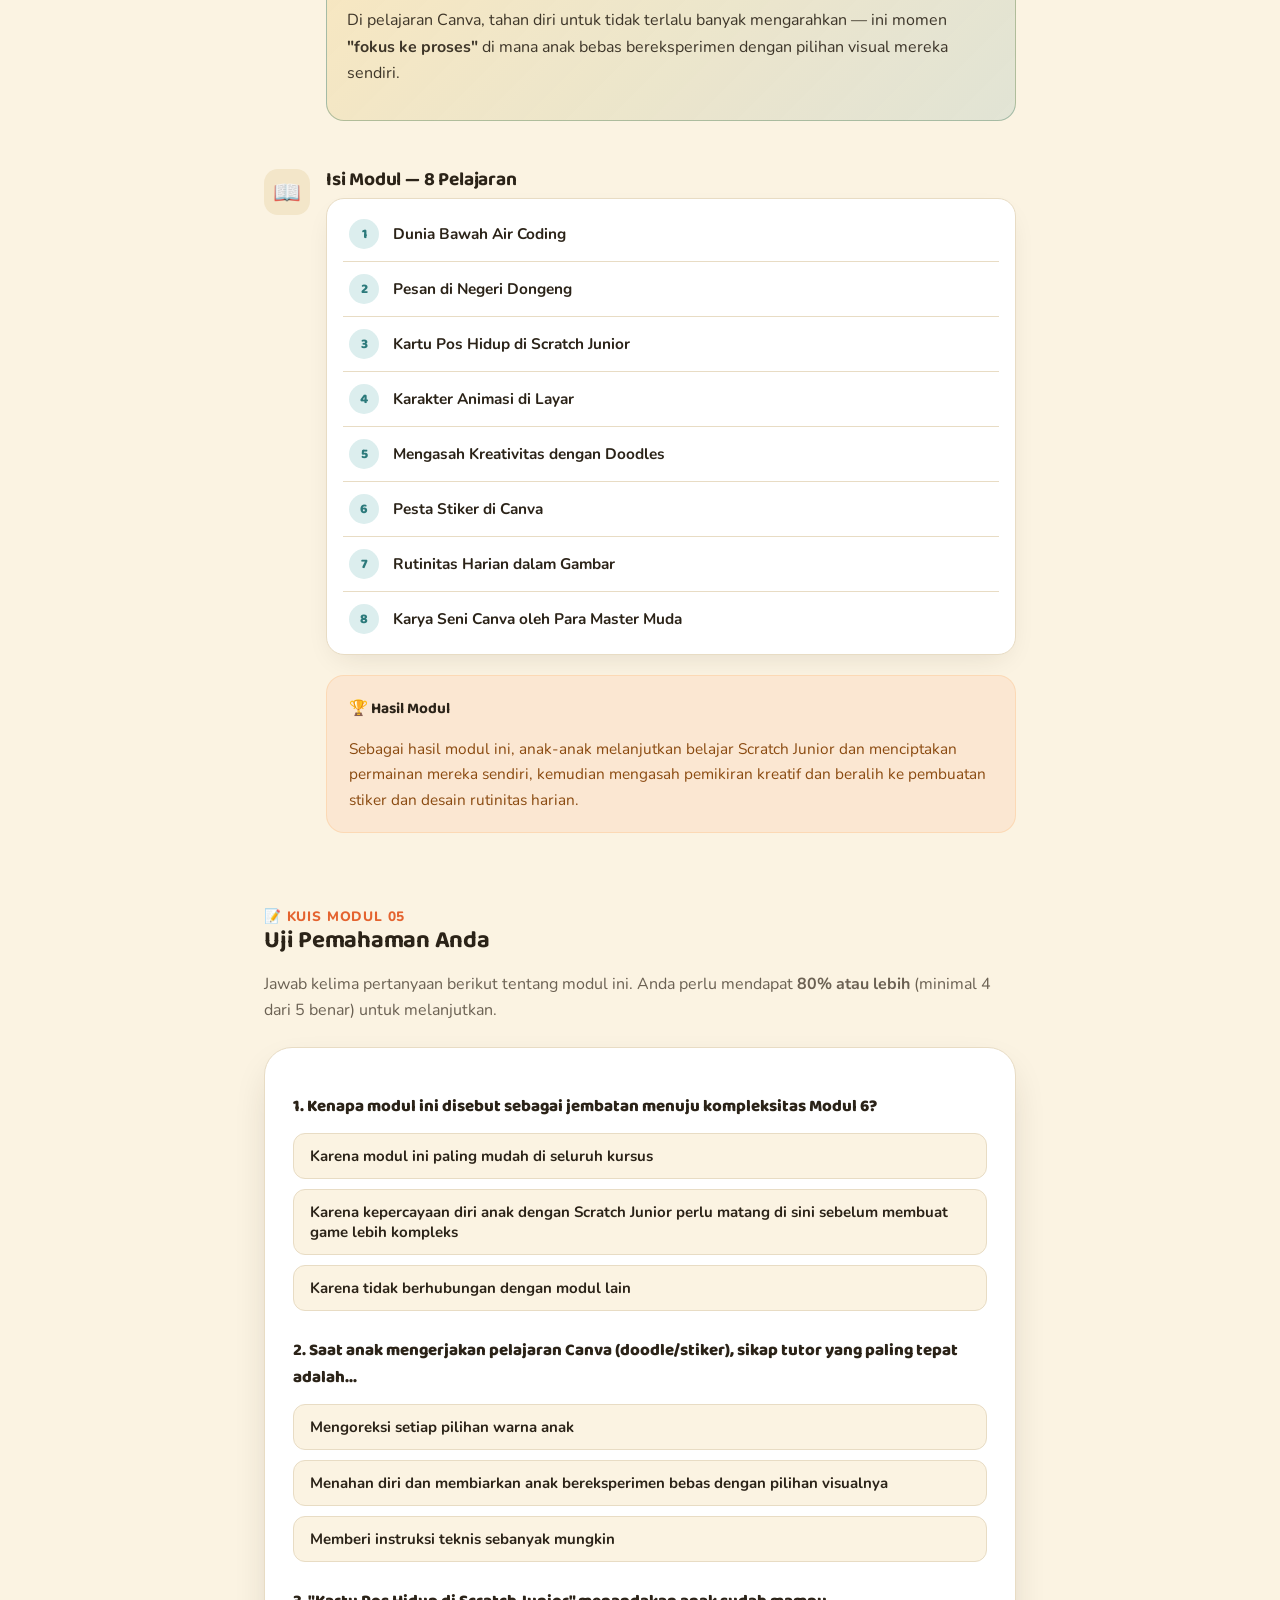
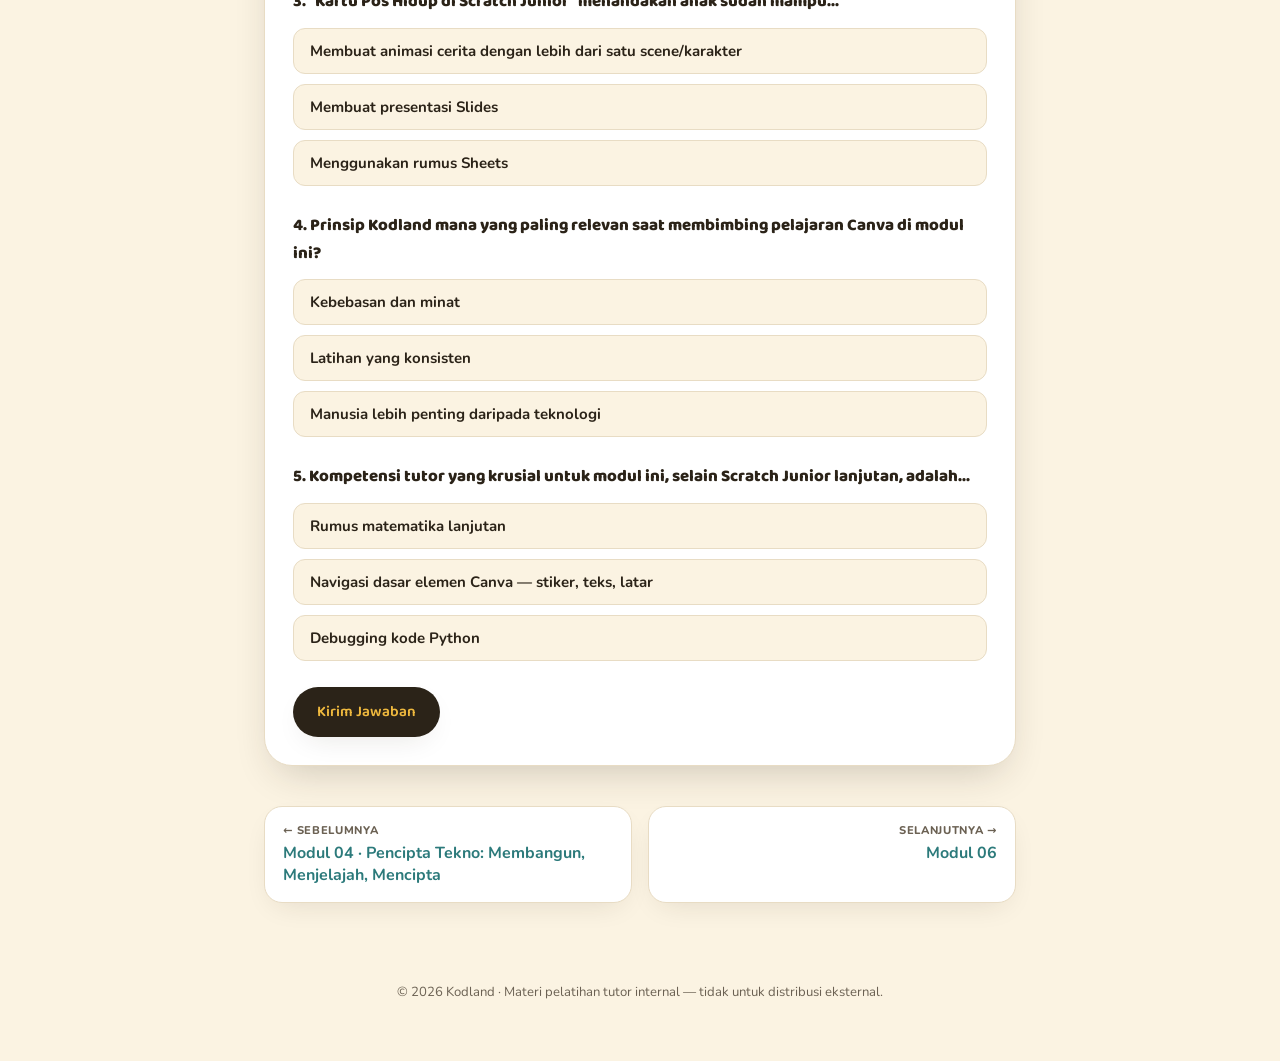
<file: bagian3-modul-05.html>
<!DOCTYPE html>
<html lang="id">
<head>
<meta charset="UTF-8">
<meta name="viewport" content="width=device-width, initial-scale=1.0">
<title>Modul 05 — Cyber-Power: Petualangan di Dunia Teknologi — Pelatihan Tutor FunTech Explorers</title>
<link rel="stylesheet" href="style.css">
</head>
<body>

<div class="topbar">
  <div class="topbar-inner">
    <div class="brand">
      <div class="logo-mark">🧭</div>
      <div>
        Kodland
        <small>Pelatihan Tutor</small>
      </div>
    </div>
    <div class="topbar-nav">
      <a href="bagian3-kurikulum.html" class="back">8 Modul Kursus</a>    </div>
  </div>
</div>

<div class="wrap-narrow">

  <div class="breadcrumb-steps">
    <span class="step"><a href="bagian3-kurikulum.html">📚 Bagian 3 · Kurikulum</a></span>
    <span class="arrow">→</span>
    <span class="step current">🕹️ Modul 05 — Anda di sini</span>
  </div>

  <span class="kicker">Bagian 3 · Kurikulum · Modul 05 dari 08</span>
  <h1>🕹️ Cyber-Power: Petualangan di Dunia Teknologi</h1>

  <img class="module-hero-img" src="assets/o5_thumb.jpg" alt="Cyber-Power: Petualangan di Dunia Teknologi">
  <p class="img-caption">Contoh tampilan/proyek dari Modul 05</p>

  <div class="flow-step">
    <div class="flow-icon">🔎</div>
    <div class="flow-body">
      <h3>Ringkasan & Kenapa Penting</h3>
      <p>Modul ini memperdalam Scratch Junior menuju cerita animasi yang lebih kompleks (kartu pos hidup, karakter animasi multi-scene), lalu memperkenalkan Canva sebagai kanal ekspresi kreatif yang lebih bebas lewat doodle, stiker, dan desain rutinitas harian.</p>
      <div class="callout callout-info"><span class="callout-label">Kenapa modul ini penting</span><p>Ini adalah jembatan menuju Modul 6 di mana anak akan membuat game yang lebih kompleks — kepercayaan diri anak dengan Scratch Junior perlu benar-benar matang di sini. Canva juga melatih kreativitas visual mandiri sebagai keterampilan paralel yang berharga.</p></div>
    </div>
  </div>

  <div class="flow-step">
    <div class="flow-icon">🌟</div>
    <div class="flow-body">
      <h3>Apa yang Akan Dikuasai Anak & Penerapannya</h3>
      <p>Anak membuat animasi cerita pendek sendiri dengan banyak karakter di Scratch Junior, dan berkreasi bebas dengan stiker, doodle, dan desain rutinitas harian di Canva.</p>
    </div>
  </div>

  <div class="flow-step">
    <div class="flow-icon">✅</div>
    <div class="flow-body">
      <h3>Yang Perlu Anda Kuasai Sebagai Tutor</h3>
      <p>Sebelum mengajar modul ini, pastikan Anda 100% percaya diri dengan hal-hal berikut:</p>
      <ul class="confidence-list">
        <li><span class="chk">✓</span> Level Scratch Junior yang lebih lanjut — banyak karakter dan beberapa scene sekaligus</li>
        <li><span class="chk">✓</span> Navigasi dasar elemen Canva: menambah stiker, teks, dan mengganti latar</li>
        <li><span class="chk">✓</span> Cara membimbing kreativitas tanpa memberi terlalu banyak instruksi teknis — ingat prinsip "kebebasan dan minat" dari Bagian 1</li>
        <li><span class="chk">✓</span> Contoh pujian spesifik yang siap dipakai untuk hasil kreatif yang sangat beragam antar anak</li>
      </ul>
      <div class="age-tip">
        <span class="callout-label">🧠 Tips usia 5–7 tahun</span>
        <p>Di pelajaran Canva, tahan diri untuk tidak terlalu banyak mengarahkan — ini momen <strong>"fokus ke proses"</strong> di mana anak bebas bereksperimen dengan pilihan visual mereka sendiri.</p>
      </div>
    </div>
  </div>

  <div class="flow-step">
    <div class="flow-icon">📖</div>
    <div class="flow-body">
      <h3>Isi Modul — 8 Pelajaran</h3>
      <div style="background:var(--paper); border:1px solid var(--line); border-radius: var(--radius-md); padding: 8px 16px; box-shadow: var(--shadow-card);">
        <div class="lesson-row"><div class="lesson-num">1</div><div class="lesson-text">Dunia Bawah Air Coding</div></div>
        <div class="lesson-row"><div class="lesson-num">2</div><div class="lesson-text">Pesan di Negeri Dongeng</div></div>
        <div class="lesson-row"><div class="lesson-num">3</div><div class="lesson-text">Kartu Pos Hidup di Scratch Junior</div></div>
        <div class="lesson-row"><div class="lesson-num">4</div><div class="lesson-text">Karakter Animasi di Layar</div></div>
        <div class="lesson-row"><div class="lesson-num">5</div><div class="lesson-text">Mengasah Kreativitas dengan Doodles</div></div>
        <div class="lesson-row"><div class="lesson-num">6</div><div class="lesson-text">Pesta Stiker di Canva</div></div>
        <div class="lesson-row"><div class="lesson-num">7</div><div class="lesson-text">Rutinitas Harian dalam Gambar</div></div>
        <div class="lesson-row"><div class="lesson-num">8</div><div class="lesson-text">Karya Seni Canva oleh Para Master Muda</div></div>
      </div>
      <div class="callout callout-tip" style="margin-top:20px;">
        <span class="callout-label">🏆 Hasil Modul</span>
        <p>Sebagai hasil modul ini, anak-anak melanjutkan belajar Scratch Junior dan menciptakan permainan mereka sendiri, kemudian mengasah pemikiran kreatif dan beralih ke pembuatan stiker dan desain rutinitas harian.</p>
      </div>
    </div>
  </div>

  <div id="sec-cta" style="margin: 50px 0 20px;">
    <span class="kicker">📝 Kuis Modul 05</span>
    <h2>Uji Pemahaman Anda</h2>
    <p>Jawab kelima pertanyaan berikut tentang modul ini. Anda perlu mendapat <strong>80% atau lebih</strong> (minimal 4 dari 5 benar) untuk melanjutkan.</p>
  </div>

  <div class="quiz-box" id="quiz">
    <div class="quiz-q" data-answer="1">
      <p class="qtext">1. Kenapa modul ini disebut sebagai jembatan menuju kompleksitas Modul 6?</p>
      <div class="quiz-opts">
        <div class="quiz-opt" data-i="0">Karena tidak berhubungan dengan modul lain</div>
        <div class="quiz-opt" data-i="1">Karena kepercayaan diri anak dengan Scratch Junior perlu matang di sini sebelum membuat game lebih kompleks</div>
        <div class="quiz-opt" data-i="2">Karena modul ini paling mudah di seluruh kursus</div>
      </div>
    </div>
    <div class="quiz-q" data-answer="1">
      <p class="qtext">2. Saat anak mengerjakan pelajaran Canva (doodle/stiker), sikap tutor yang paling tepat adalah...</p>
      <div class="quiz-opts">
        <div class="quiz-opt" data-i="0">Memberi instruksi teknis sebanyak mungkin</div>
        <div class="quiz-opt" data-i="1">Menahan diri dan membiarkan anak bereksperimen bebas dengan pilihan visualnya</div>
        <div class="quiz-opt" data-i="2">Mengoreksi setiap pilihan warna anak</div>
      </div>
    </div>
    <div class="quiz-q" data-answer="0">
      <p class="qtext">3. "Kartu Pos Hidup di Scratch Junior" menandakan anak sudah mampu...</p>
      <div class="quiz-opts">
        <div class="quiz-opt" data-i="0">Membuat animasi cerita dengan lebih dari satu scene/karakter</div>
        <div class="quiz-opt" data-i="1">Menggunakan rumus Sheets</div>
        <div class="quiz-opt" data-i="2">Membuat presentasi Slides</div>
      </div>
    </div>
    <div class="quiz-q" data-answer="1">
      <p class="qtext">4. Prinsip Kodland mana yang paling relevan saat membimbing pelajaran Canva di modul ini?</p>
      <div class="quiz-opts">
        <div class="quiz-opt" data-i="0">Latihan yang konsisten</div>
        <div class="quiz-opt" data-i="1">Kebebasan dan minat</div>
        <div class="quiz-opt" data-i="2">Manusia lebih penting daripada teknologi</div>
      </div>
    </div>
    <div class="quiz-q" data-answer="0">
      <p class="qtext">5. Kompetensi tutor yang krusial untuk modul ini, selain Scratch Junior lanjutan, adalah...</p>
      <div class="quiz-opts">
        <div class="quiz-opt" data-i="0">Navigasi dasar elemen Canva — stiker, teks, latar</div>
        <div class="quiz-opt" data-i="1">Rumus matematika lanjutan</div>
        <div class="quiz-opt" data-i="2">Debugging kode Python</div>
      </div>
    </div>
    <button class="btn btn-primary" onclick="submitQuiz()" id="submitBtn">Kirim Jawaban</button>
    <div id="quizResult"></div>
    <div id="nextLink" style="margin-top:18px; display:none;">
      <a href="bagian3-modul-06.html" class="btn btn-pink">Lanjut ke Modul 06 →</a>
    </div>
  </div>

  <div class="prevnext">
    <a href="bagian3-modul-04.html"><small>← Sebelumnya</small>Modul 04 · Pencipta Tekno: Membangun, Menjelajah, Mencipta</a>
    <a href="bagian3-modul-06.html" class="next"><small>Selanjutnya →</small>Modul 06</a>
  </div>

</div>

<footer>© 2026 Kodland · Materi pelatihan tutor internal — tidak untuk distribusi eksternal.</footer>

<script>
document.querySelectorAll('.quiz-q').forEach(q=>{
  const opts = q.querySelector('.quiz-opts');
  const children = Array.from(opts.children);
  for (let i = children.length - 1; i > 0; i--){
    const j = Math.floor(Math.random() * (i + 1));
    [children[i], children[j]] = [children[j], children[i]];
  }
  children.forEach(c => opts.appendChild(c));
});
document.querySelectorAll('.quiz-q').forEach(q=>{
  q.querySelectorAll('.quiz-opt').forEach(opt=>{
    opt.addEventListener('click', ()=>{
      q.querySelectorAll('.quiz-opt').forEach(o=>o.classList.remove('selected'));
      opt.classList.add('selected');
    });
  });
});
function submitQuiz(){
  const questions = document.querySelectorAll('.quiz-q');
  let correct = 0;
  questions.forEach(q=>{
    const answer = q.getAttribute('data-answer');
    const selected = q.querySelector('.quiz-opt.selected');
    q.querySelectorAll('.quiz-opt').forEach(o=>{
      o.classList.remove('correct','incorrect');
      if(o.getAttribute('data-i') === answer){ o.classList.add('correct'); }
      else if(o === selected){ o.classList.add('incorrect'); }
    });
    if(selected && selected.getAttribute('data-i') === answer){ correct++; }
  });
  const total = questions.length;
  const pct = Math.round((correct/total)*100);
  const resultEl = document.getElementById('quizResult');
  const passed = pct >= 80;
  resultEl.innerHTML = `<p class="quiz-result ${passed ? 'pass':'fail'}">Skor Anda: ${correct}/${total} (${pct}%) — ${passed ? '🎉 Lulus!' : 'Belum lulus. Tinjau kembali materi lalu coba lagi.'}</p>`;
  document.getElementById('nextLink').style.display = passed ? 'block' : 'none';
}
</script>

</body>
</html>
</file>
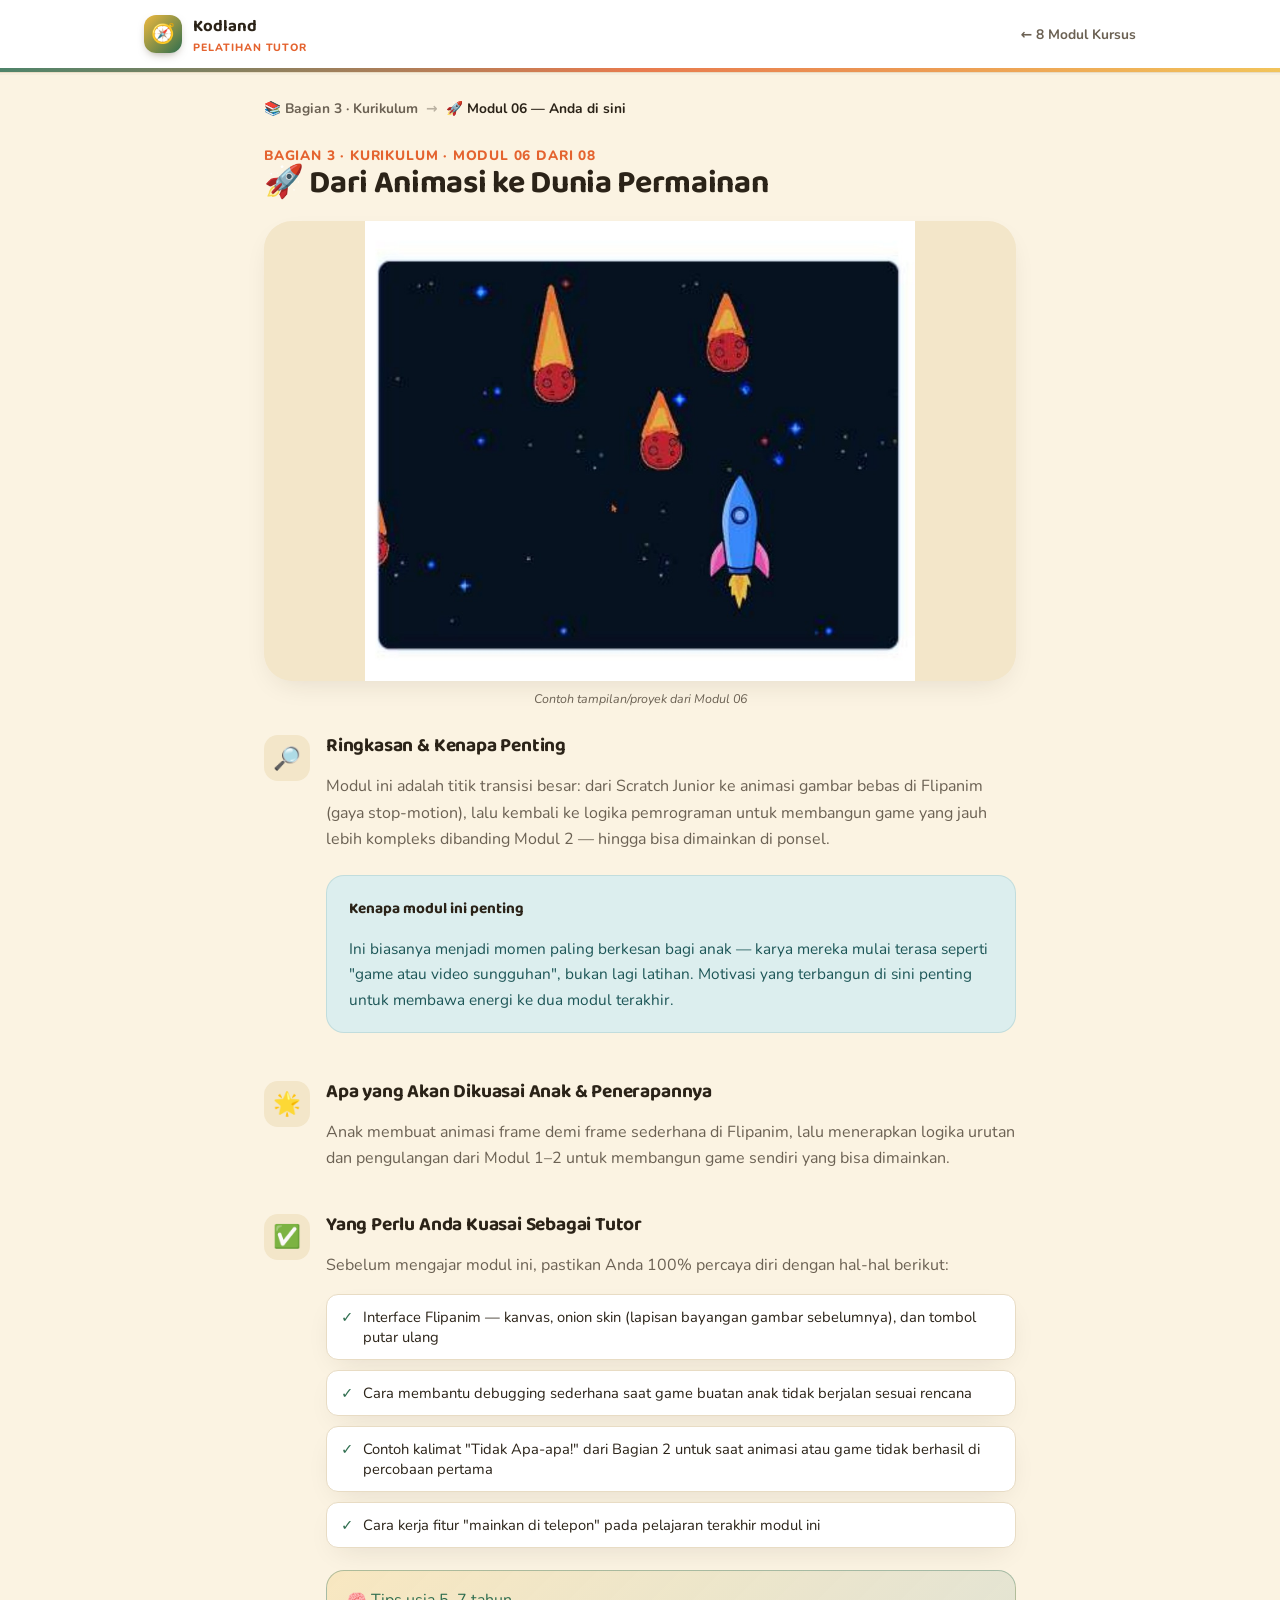
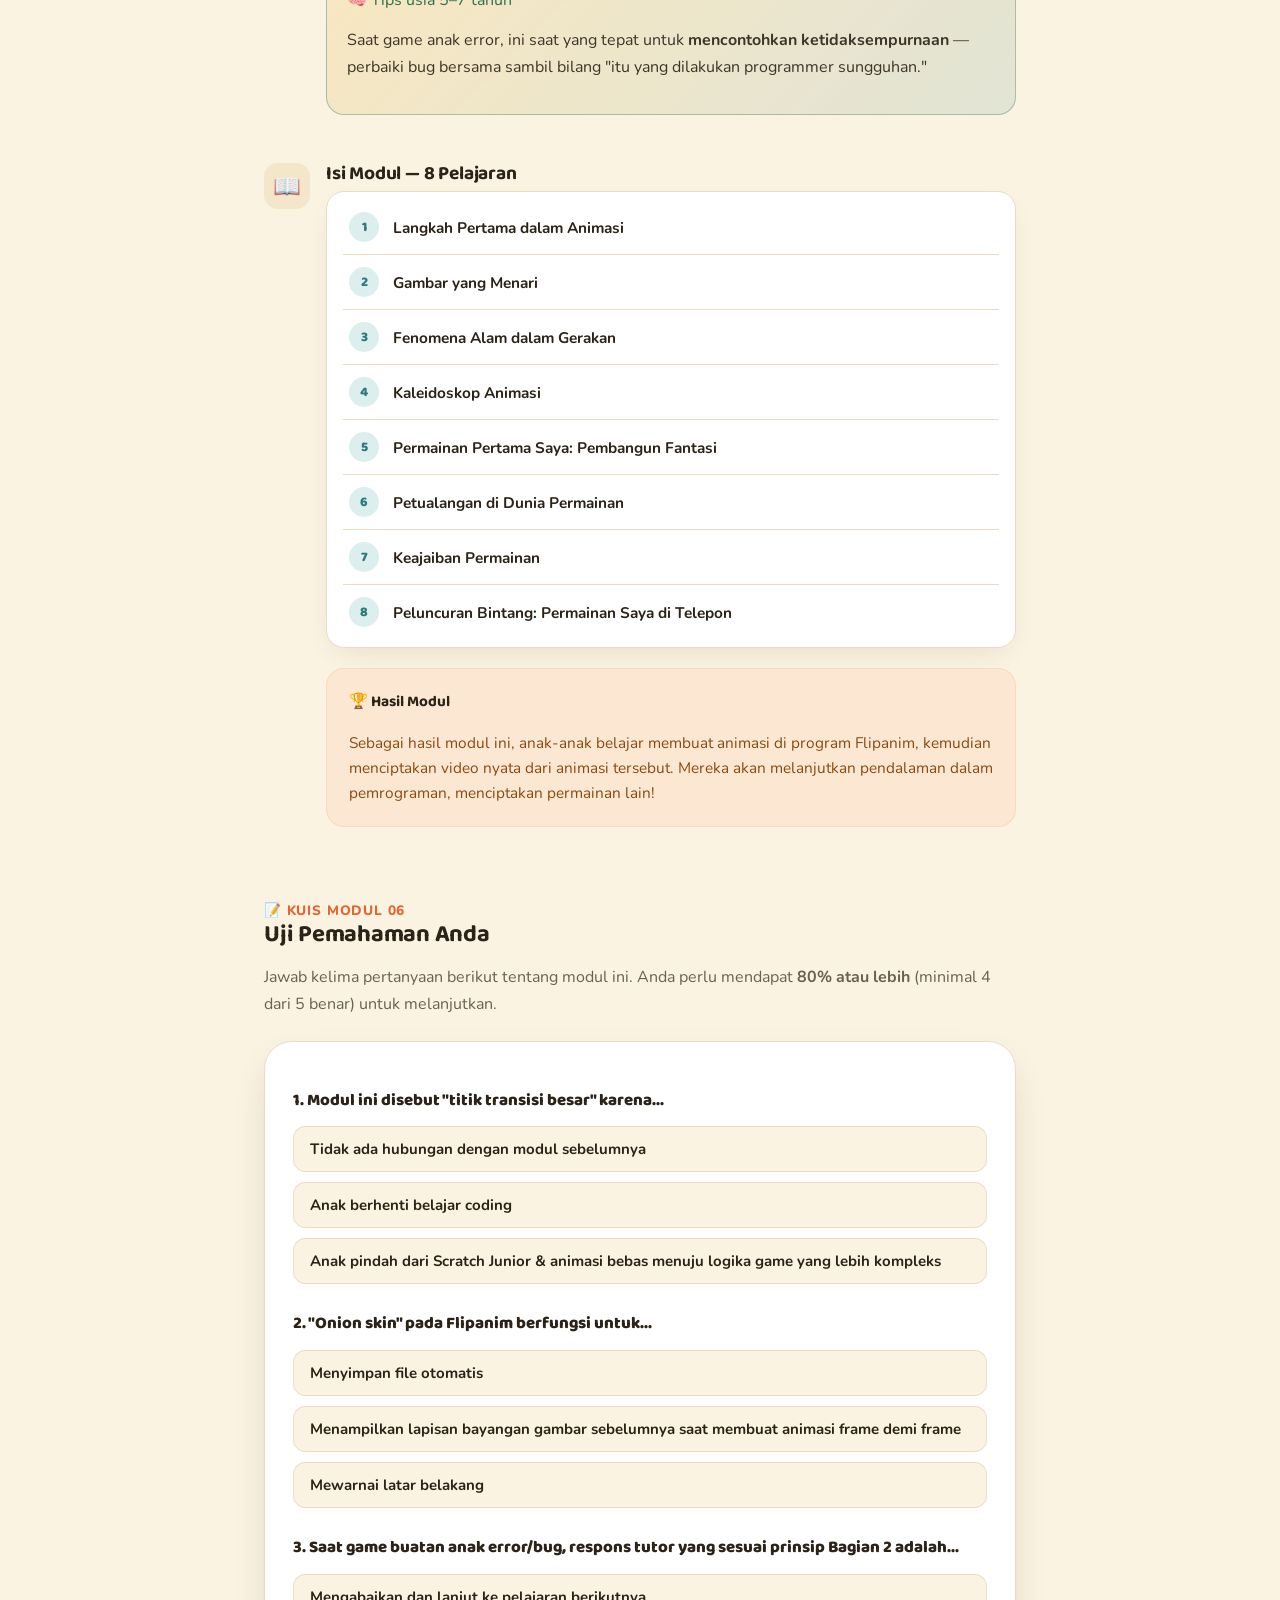
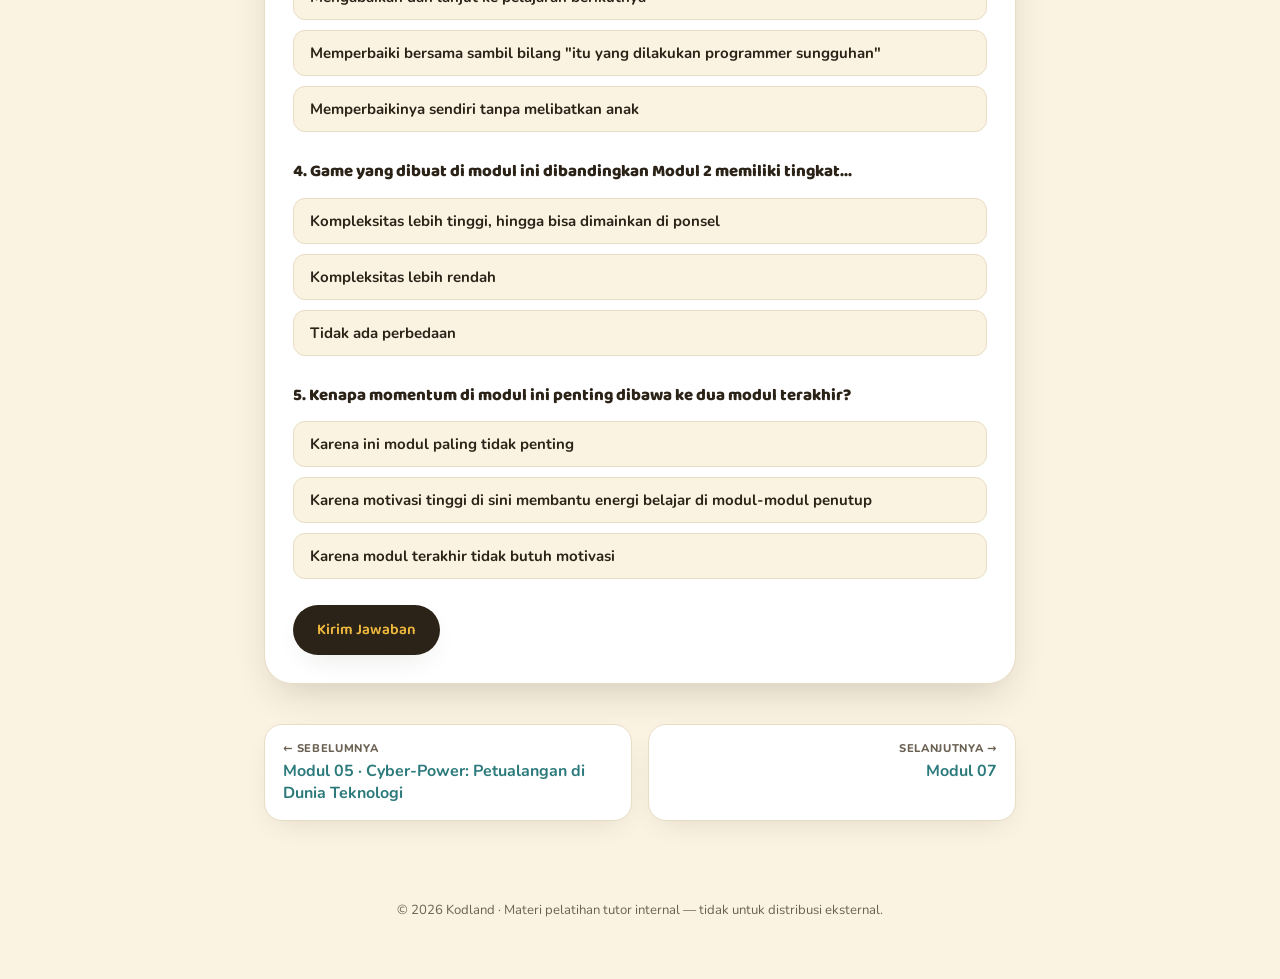
<file: bagian3-modul-06.html>
<!DOCTYPE html>
<html lang="id">
<head>
<meta charset="UTF-8">
<meta name="viewport" content="width=device-width, initial-scale=1.0">
<title>Modul 06 — Dari Animasi ke Dunia Permainan — Pelatihan Tutor FunTech Explorers</title>
<link rel="stylesheet" href="style.css">
</head>
<body>

<div class="topbar">
  <div class="topbar-inner">
    <div class="brand">
      <div class="logo-mark">🧭</div>
      <div>
        Kodland
        <small>Pelatihan Tutor</small>
      </div>
    </div>
    <div class="topbar-nav">
      <a href="bagian3-kurikulum.html" class="back">8 Modul Kursus</a>    </div>
  </div>
</div>

<div class="wrap-narrow">

  <div class="breadcrumb-steps">
    <span class="step"><a href="bagian3-kurikulum.html">📚 Bagian 3 · Kurikulum</a></span>
    <span class="arrow">→</span>
    <span class="step current">🚀 Modul 06 — Anda di sini</span>
  </div>

  <span class="kicker">Bagian 3 · Kurikulum · Modul 06 dari 08</span>
  <h1>🚀 Dari Animasi ke Dunia Permainan</h1>

  <img class="module-hero-img" src="assets/o6_thumb.jpg" alt="Dari Animasi ke Dunia Permainan">
  <p class="img-caption">Contoh tampilan/proyek dari Modul 06</p>

  <div class="flow-step">
    <div class="flow-icon">🔎</div>
    <div class="flow-body">
      <h3>Ringkasan & Kenapa Penting</h3>
      <p>Modul ini adalah titik transisi besar: dari Scratch Junior ke animasi gambar bebas di Flipanim (gaya stop-motion), lalu kembali ke logika pemrograman untuk membangun game yang jauh lebih kompleks dibanding Modul 2 — hingga bisa dimainkan di ponsel.</p>
      <div class="callout callout-info"><span class="callout-label">Kenapa modul ini penting</span><p>Ini biasanya menjadi momen paling berkesan bagi anak — karya mereka mulai terasa seperti "game atau video sungguhan", bukan lagi latihan. Motivasi yang terbangun di sini penting untuk membawa energi ke dua modul terakhir.</p></div>
    </div>
  </div>

  <div class="flow-step">
    <div class="flow-icon">🌟</div>
    <div class="flow-body">
      <h3>Apa yang Akan Dikuasai Anak & Penerapannya</h3>
      <p>Anak membuat animasi frame demi frame sederhana di Flipanim, lalu menerapkan logika urutan dan pengulangan dari Modul 1–2 untuk membangun game sendiri yang bisa dimainkan.</p>
    </div>
  </div>

  <div class="flow-step">
    <div class="flow-icon">✅</div>
    <div class="flow-body">
      <h3>Yang Perlu Anda Kuasai Sebagai Tutor</h3>
      <p>Sebelum mengajar modul ini, pastikan Anda 100% percaya diri dengan hal-hal berikut:</p>
      <ul class="confidence-list">
        <li><span class="chk">✓</span> Interface Flipanim — kanvas, onion skin (lapisan bayangan gambar sebelumnya), dan tombol putar ulang</li>
        <li><span class="chk">✓</span> Cara membantu debugging sederhana saat game buatan anak tidak berjalan sesuai rencana</li>
        <li><span class="chk">✓</span> Contoh kalimat "Tidak Apa-apa!" dari Bagian 2 untuk saat animasi atau game tidak berhasil di percobaan pertama</li>
        <li><span class="chk">✓</span> Cara kerja fitur "mainkan di telepon" pada pelajaran terakhir modul ini</li>
      </ul>
      <div class="age-tip">
        <span class="callout-label">🧠 Tips usia 5–7 tahun</span>
        <p>Saat game anak error, ini saat yang tepat untuk <strong>mencontohkan ketidaksempurnaan</strong> — perbaiki bug bersama sambil bilang "itu yang dilakukan programmer sungguhan."</p>
      </div>
    </div>
  </div>

  <div class="flow-step">
    <div class="flow-icon">📖</div>
    <div class="flow-body">
      <h3>Isi Modul — 8 Pelajaran</h3>
      <div style="background:var(--paper); border:1px solid var(--line); border-radius: var(--radius-md); padding: 8px 16px; box-shadow: var(--shadow-card);">
        <div class="lesson-row"><div class="lesson-num">1</div><div class="lesson-text">Langkah Pertama dalam Animasi</div></div>
        <div class="lesson-row"><div class="lesson-num">2</div><div class="lesson-text">Gambar yang Menari</div></div>
        <div class="lesson-row"><div class="lesson-num">3</div><div class="lesson-text">Fenomena Alam dalam Gerakan</div></div>
        <div class="lesson-row"><div class="lesson-num">4</div><div class="lesson-text">Kaleidoskop Animasi</div></div>
        <div class="lesson-row"><div class="lesson-num">5</div><div class="lesson-text">Permainan Pertama Saya: Pembangun Fantasi</div></div>
        <div class="lesson-row"><div class="lesson-num">6</div><div class="lesson-text">Petualangan di Dunia Permainan</div></div>
        <div class="lesson-row"><div class="lesson-num">7</div><div class="lesson-text">Keajaiban Permainan</div></div>
        <div class="lesson-row"><div class="lesson-num">8</div><div class="lesson-text">Peluncuran Bintang: Permainan Saya di Telepon</div></div>
      </div>
      <div class="callout callout-tip" style="margin-top:20px;">
        <span class="callout-label">🏆 Hasil Modul</span>
        <p>Sebagai hasil modul ini, anak-anak belajar membuat animasi di program Flipanim, kemudian menciptakan video nyata dari animasi tersebut. Mereka akan melanjutkan pendalaman dalam pemrograman, menciptakan permainan lain!</p>
      </div>
    </div>
  </div>

  <div id="sec-cta" style="margin: 50px 0 20px;">
    <span class="kicker">📝 Kuis Modul 06</span>
    <h2>Uji Pemahaman Anda</h2>
    <p>Jawab kelima pertanyaan berikut tentang modul ini. Anda perlu mendapat <strong>80% atau lebih</strong> (minimal 4 dari 5 benar) untuk melanjutkan.</p>
  </div>

  <div class="quiz-box" id="quiz">
    <div class="quiz-q" data-answer="0">
      <p class="qtext">1. Modul ini disebut "titik transisi besar" karena...</p>
      <div class="quiz-opts">
        <div class="quiz-opt" data-i="0">Anak pindah dari Scratch Junior & animasi bebas menuju logika game yang lebih kompleks</div>
        <div class="quiz-opt" data-i="1">Tidak ada hubungan dengan modul sebelumnya</div>
        <div class="quiz-opt" data-i="2">Anak berhenti belajar coding</div>
      </div>
    </div>
    <div class="quiz-q" data-answer="1">
      <p class="qtext">2. "Onion skin" pada Flipanim berfungsi untuk...</p>
      <div class="quiz-opts">
        <div class="quiz-opt" data-i="0">Mewarnai latar belakang</div>
        <div class="quiz-opt" data-i="1">Menampilkan lapisan bayangan gambar sebelumnya saat membuat animasi frame demi frame</div>
        <div class="quiz-opt" data-i="2">Menyimpan file otomatis</div>
      </div>
    </div>
    <div class="quiz-q" data-answer="1">
      <p class="qtext">3. Saat game buatan anak error/bug, respons tutor yang sesuai prinsip Bagian 2 adalah...</p>
      <div class="quiz-opts">
        <div class="quiz-opt" data-i="0">Memperbaikinya sendiri tanpa melibatkan anak</div>
        <div class="quiz-opt" data-i="1">Memperbaiki bersama sambil bilang "itu yang dilakukan programmer sungguhan"</div>
        <div class="quiz-opt" data-i="2">Mengabaikan dan lanjut ke pelajaran berikutnya</div>
      </div>
    </div>
    <div class="quiz-q" data-answer="1">
      <p class="qtext">4. Game yang dibuat di modul ini dibandingkan Modul 2 memiliki tingkat...</p>
      <div class="quiz-opts">
        <div class="quiz-opt" data-i="0">Kompleksitas lebih rendah</div>
        <div class="quiz-opt" data-i="1">Kompleksitas lebih tinggi, hingga bisa dimainkan di ponsel</div>
        <div class="quiz-opt" data-i="2">Tidak ada perbedaan</div>
      </div>
    </div>
    <div class="quiz-q" data-answer="0">
      <p class="qtext">5. Kenapa momentum di modul ini penting dibawa ke dua modul terakhir?</p>
      <div class="quiz-opts">
        <div class="quiz-opt" data-i="0">Karena motivasi tinggi di sini membantu energi belajar di modul-modul penutup</div>
        <div class="quiz-opt" data-i="1">Karena modul terakhir tidak butuh motivasi</div>
        <div class="quiz-opt" data-i="2">Karena ini modul paling tidak penting</div>
      </div>
    </div>
    <button class="btn btn-primary" onclick="submitQuiz()" id="submitBtn">Kirim Jawaban</button>
    <div id="quizResult"></div>
    <div id="nextLink" style="margin-top:18px; display:none;">
      <a href="bagian3-modul-07.html" class="btn btn-pink">Lanjut ke Modul 07 →</a>
    </div>
  </div>

  <div class="prevnext">
    <a href="bagian3-modul-05.html"><small>← Sebelumnya</small>Modul 05 · Cyber-Power: Petualangan di Dunia Teknologi</a>
    <a href="bagian3-modul-07.html" class="next"><small>Selanjutnya →</small>Modul 07</a>
  </div>

</div>

<footer>© 2026 Kodland · Materi pelatihan tutor internal — tidak untuk distribusi eksternal.</footer>

<script>
document.querySelectorAll('.quiz-q').forEach(q=>{
  const opts = q.querySelector('.quiz-opts');
  const children = Array.from(opts.children);
  for (let i = children.length - 1; i > 0; i--){
    const j = Math.floor(Math.random() * (i + 1));
    [children[i], children[j]] = [children[j], children[i]];
  }
  children.forEach(c => opts.appendChild(c));
});
document.querySelectorAll('.quiz-q').forEach(q=>{
  q.querySelectorAll('.quiz-opt').forEach(opt=>{
    opt.addEventListener('click', ()=>{
      q.querySelectorAll('.quiz-opt').forEach(o=>o.classList.remove('selected'));
      opt.classList.add('selected');
    });
  });
});
function submitQuiz(){
  const questions = document.querySelectorAll('.quiz-q');
  let correct = 0;
  questions.forEach(q=>{
    const answer = q.getAttribute('data-answer');
    const selected = q.querySelector('.quiz-opt.selected');
    q.querySelectorAll('.quiz-opt').forEach(o=>{
      o.classList.remove('correct','incorrect');
      if(o.getAttribute('data-i') === answer){ o.classList.add('correct'); }
      else if(o === selected){ o.classList.add('incorrect'); }
    });
    if(selected && selected.getAttribute('data-i') === answer){ correct++; }
  });
  const total = questions.length;
  const pct = Math.round((correct/total)*100);
  const resultEl = document.getElementById('quizResult');
  const passed = pct >= 80;
  resultEl.innerHTML = `<p class="quiz-result ${passed ? 'pass':'fail'}">Skor Anda: ${correct}/${total} (${pct}%) — ${passed ? '🎉 Lulus!' : 'Belum lulus. Tinjau kembali materi lalu coba lagi.'}</p>`;
  document.getElementById('nextLink').style.display = passed ? 'block' : 'none';
}
</script>

</body>
</html>
</file>
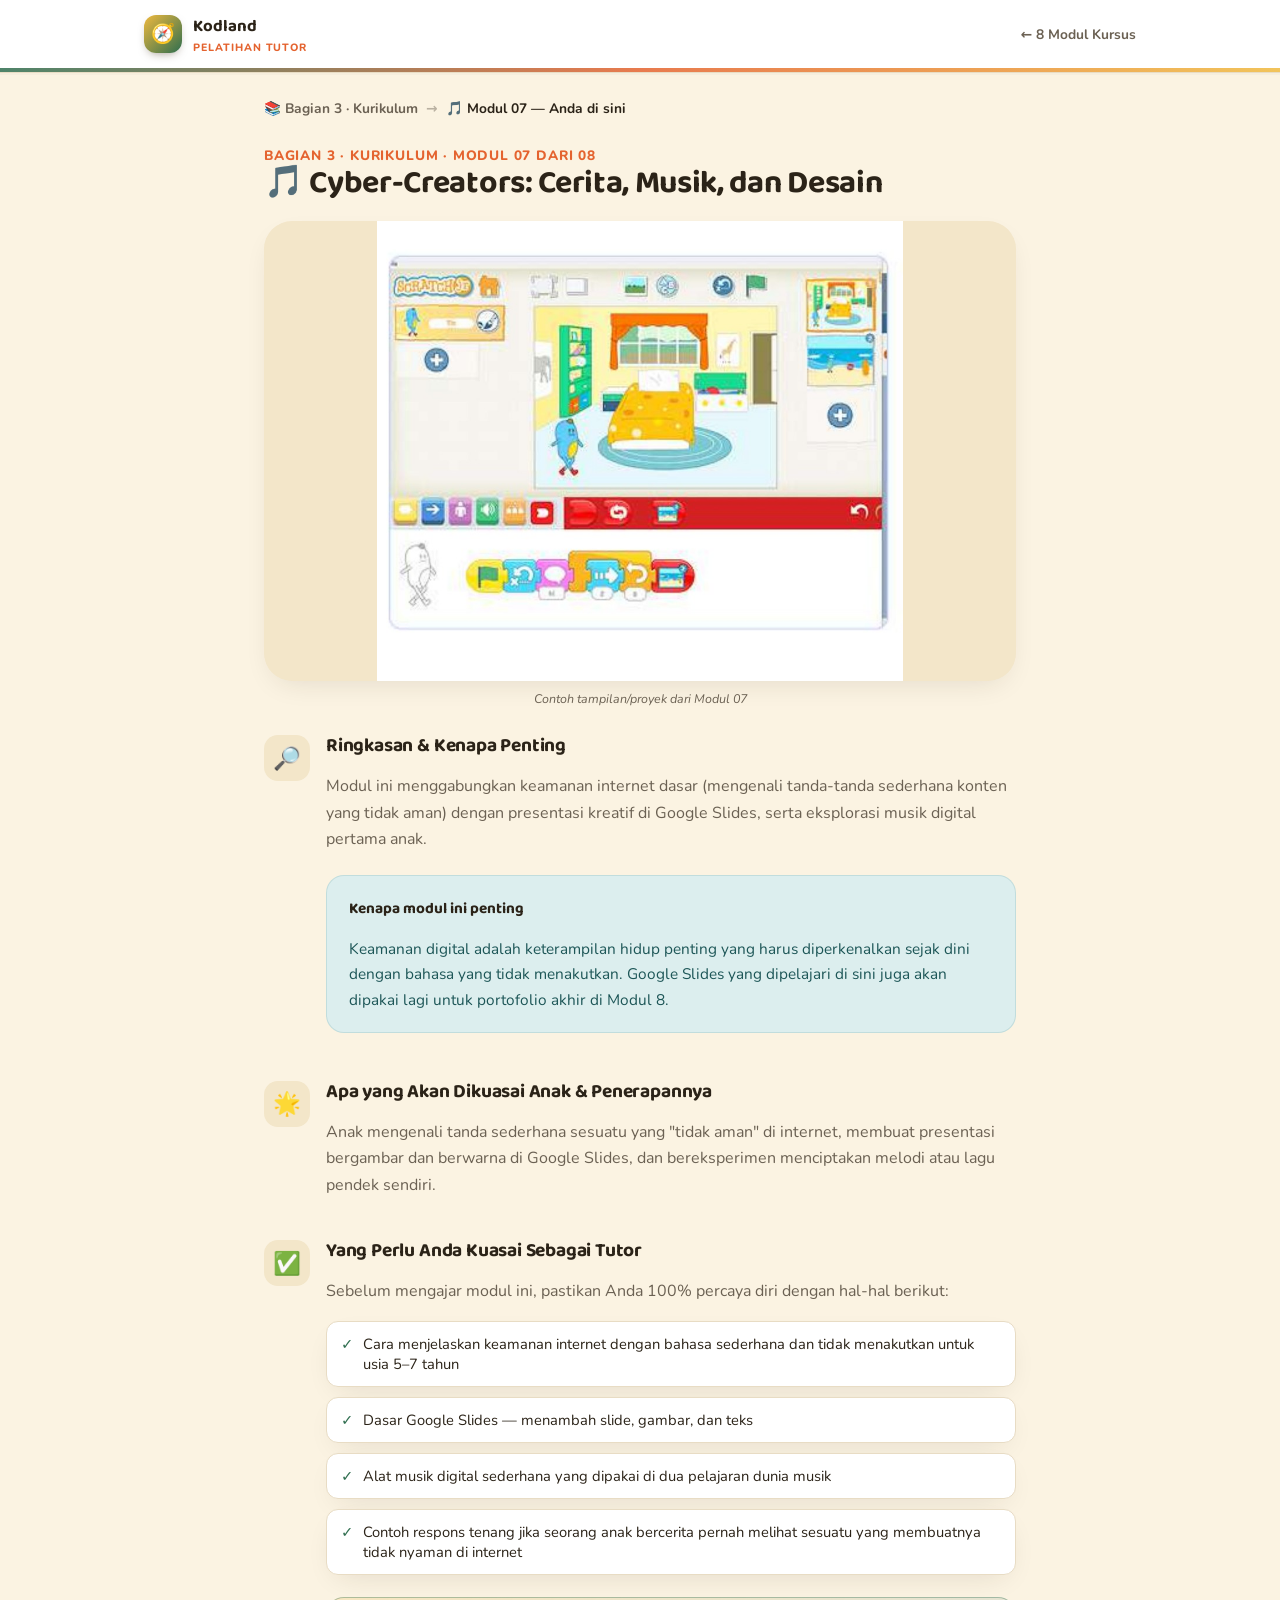
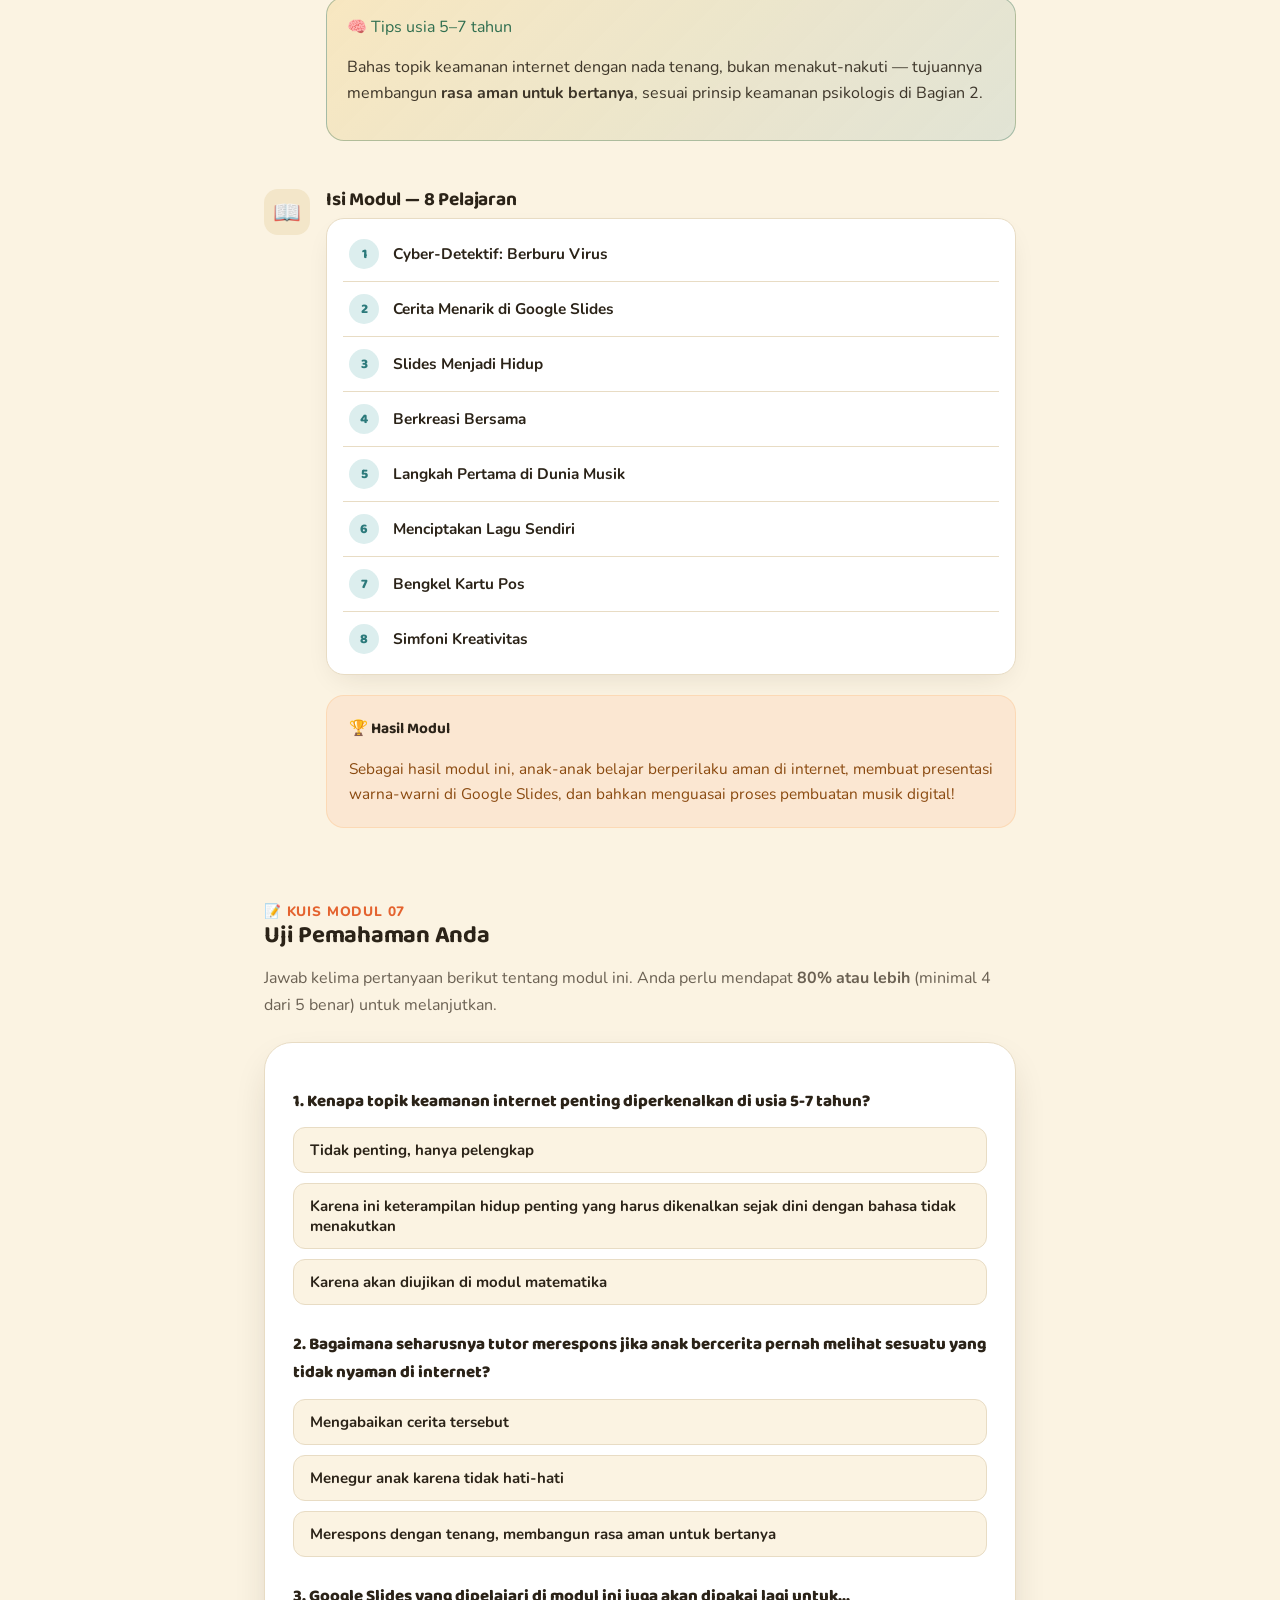
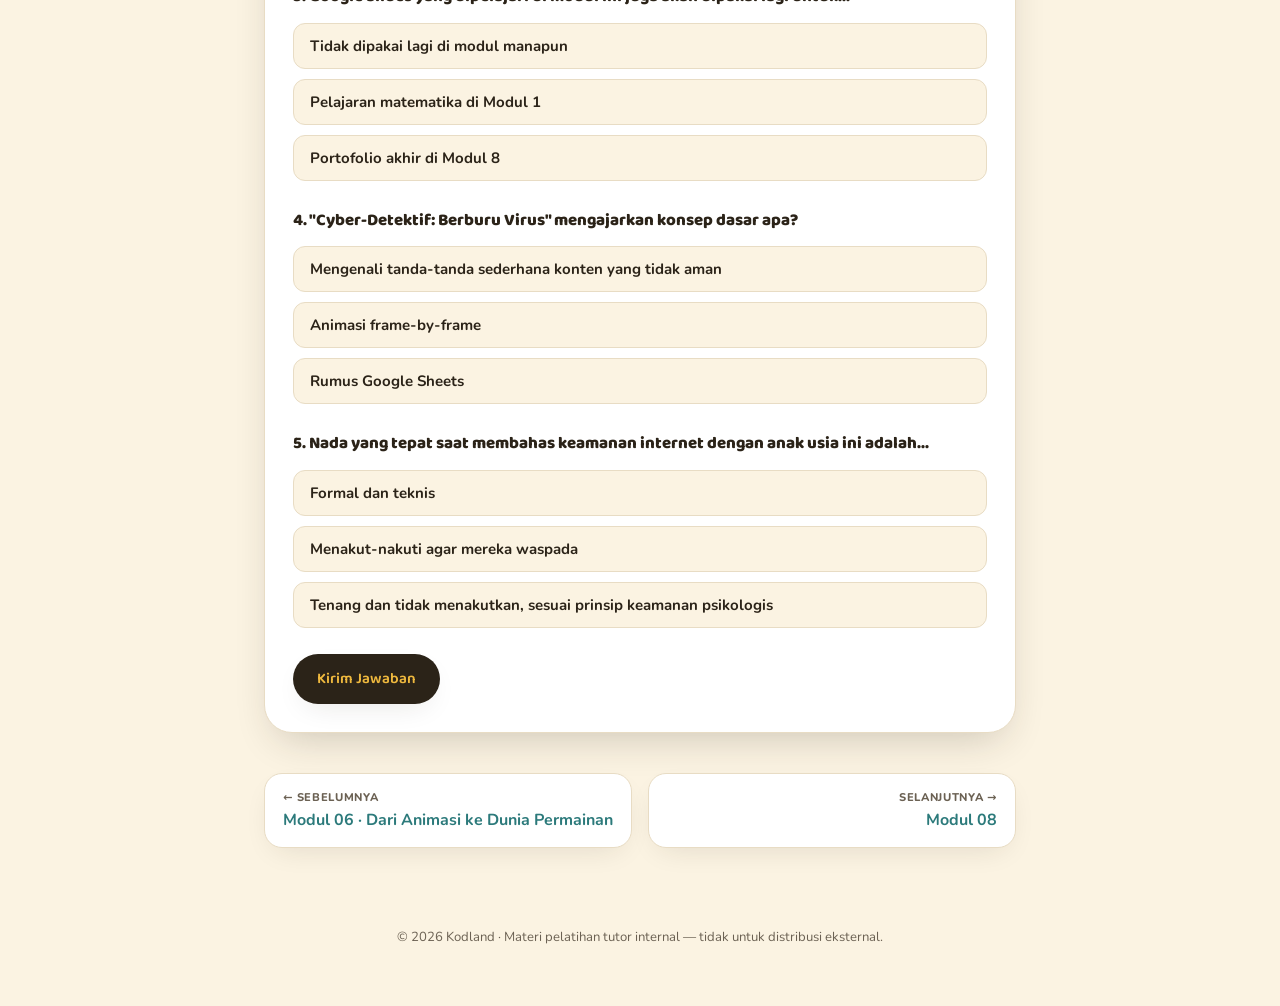
<file: bagian3-modul-07.html>
<!DOCTYPE html>
<html lang="id">
<head>
<meta charset="UTF-8">
<meta name="viewport" content="width=device-width, initial-scale=1.0">
<title>Modul 07 — Cyber-Creators: Cerita, Musik, dan Desain — Pelatihan Tutor FunTech Explorers</title>
<link rel="stylesheet" href="style.css">
</head>
<body>

<div class="topbar">
  <div class="topbar-inner">
    <div class="brand">
      <div class="logo-mark">🧭</div>
      <div>
        Kodland
        <small>Pelatihan Tutor</small>
      </div>
    </div>
    <div class="topbar-nav">
      <a href="bagian3-kurikulum.html" class="back">8 Modul Kursus</a>    </div>
  </div>
</div>

<div class="wrap-narrow">

  <div class="breadcrumb-steps">
    <span class="step"><a href="bagian3-kurikulum.html">📚 Bagian 3 · Kurikulum</a></span>
    <span class="arrow">→</span>
    <span class="step current">🎵 Modul 07 — Anda di sini</span>
  </div>

  <span class="kicker">Bagian 3 · Kurikulum · Modul 07 dari 08</span>
  <h1>🎵 Cyber-Creators: Cerita, Musik, dan Desain</h1>

  <img class="module-hero-img" src="assets/o7_thumb.jpg" alt="Cyber-Creators: Cerita, Musik, dan Desain">
  <p class="img-caption">Contoh tampilan/proyek dari Modul 07</p>

  <div class="flow-step">
    <div class="flow-icon">🔎</div>
    <div class="flow-body">
      <h3>Ringkasan & Kenapa Penting</h3>
      <p>Modul ini menggabungkan keamanan internet dasar (mengenali tanda-tanda sederhana konten yang tidak aman) dengan presentasi kreatif di Google Slides, serta eksplorasi musik digital pertama anak.</p>
      <div class="callout callout-info"><span class="callout-label">Kenapa modul ini penting</span><p>Keamanan digital adalah keterampilan hidup penting yang harus diperkenalkan sejak dini dengan bahasa yang tidak menakutkan. Google Slides yang dipelajari di sini juga akan dipakai lagi untuk portofolio akhir di Modul 8.</p></div>
    </div>
  </div>

  <div class="flow-step">
    <div class="flow-icon">🌟</div>
    <div class="flow-body">
      <h3>Apa yang Akan Dikuasai Anak & Penerapannya</h3>
      <p>Anak mengenali tanda sederhana sesuatu yang "tidak aman" di internet, membuat presentasi bergambar dan berwarna di Google Slides, dan bereksperimen menciptakan melodi atau lagu pendek sendiri.</p>
    </div>
  </div>

  <div class="flow-step">
    <div class="flow-icon">✅</div>
    <div class="flow-body">
      <h3>Yang Perlu Anda Kuasai Sebagai Tutor</h3>
      <p>Sebelum mengajar modul ini, pastikan Anda 100% percaya diri dengan hal-hal berikut:</p>
      <ul class="confidence-list">
        <li><span class="chk">✓</span> Cara menjelaskan keamanan internet dengan bahasa sederhana dan tidak menakutkan untuk usia 5–7 tahun</li>
        <li><span class="chk">✓</span> Dasar Google Slides — menambah slide, gambar, dan teks</li>
        <li><span class="chk">✓</span> Alat musik digital sederhana yang dipakai di dua pelajaran dunia musik</li>
        <li><span class="chk">✓</span> Contoh respons tenang jika seorang anak bercerita pernah melihat sesuatu yang membuatnya tidak nyaman di internet</li>
      </ul>
      <div class="age-tip">
        <span class="callout-label">🧠 Tips usia 5–7 tahun</span>
        <p>Bahas topik keamanan internet dengan nada tenang, bukan menakut-nakuti — tujuannya membangun <strong>rasa aman untuk bertanya</strong>, sesuai prinsip keamanan psikologis di Bagian 2.</p>
      </div>
    </div>
  </div>

  <div class="flow-step">
    <div class="flow-icon">📖</div>
    <div class="flow-body">
      <h3>Isi Modul — 8 Pelajaran</h3>
      <div style="background:var(--paper); border:1px solid var(--line); border-radius: var(--radius-md); padding: 8px 16px; box-shadow: var(--shadow-card);">
        <div class="lesson-row"><div class="lesson-num">1</div><div class="lesson-text">Cyber-Detektif: Berburu Virus</div></div>
        <div class="lesson-row"><div class="lesson-num">2</div><div class="lesson-text">Cerita Menarik di Google Slides</div></div>
        <div class="lesson-row"><div class="lesson-num">3</div><div class="lesson-text">Slides Menjadi Hidup</div></div>
        <div class="lesson-row"><div class="lesson-num">4</div><div class="lesson-text">Berkreasi Bersama</div></div>
        <div class="lesson-row"><div class="lesson-num">5</div><div class="lesson-text">Langkah Pertama di Dunia Musik</div></div>
        <div class="lesson-row"><div class="lesson-num">6</div><div class="lesson-text">Menciptakan Lagu Sendiri</div></div>
        <div class="lesson-row"><div class="lesson-num">7</div><div class="lesson-text">Bengkel Kartu Pos</div></div>
        <div class="lesson-row"><div class="lesson-num">8</div><div class="lesson-text">Simfoni Kreativitas</div></div>
      </div>
      <div class="callout callout-tip" style="margin-top:20px;">
        <span class="callout-label">🏆 Hasil Modul</span>
        <p>Sebagai hasil modul ini, anak-anak belajar berperilaku aman di internet, membuat presentasi warna-warni di Google Slides, dan bahkan menguasai proses pembuatan musik digital!</p>
      </div>
    </div>
  </div>

  <div id="sec-cta" style="margin: 50px 0 20px;">
    <span class="kicker">📝 Kuis Modul 07</span>
    <h2>Uji Pemahaman Anda</h2>
    <p>Jawab kelima pertanyaan berikut tentang modul ini. Anda perlu mendapat <strong>80% atau lebih</strong> (minimal 4 dari 5 benar) untuk melanjutkan.</p>
  </div>

  <div class="quiz-box" id="quiz">
    <div class="quiz-q" data-answer="0">
      <p class="qtext">1. Kenapa topik keamanan internet penting diperkenalkan di usia 5-7 tahun?</p>
      <div class="quiz-opts">
        <div class="quiz-opt" data-i="0">Karena ini keterampilan hidup penting yang harus dikenalkan sejak dini dengan bahasa tidak menakutkan</div>
        <div class="quiz-opt" data-i="1">Karena akan diujikan di modul matematika</div>
        <div class="quiz-opt" data-i="2">Tidak penting, hanya pelengkap</div>
      </div>
    </div>
    <div class="quiz-q" data-answer="1">
      <p class="qtext">2. Bagaimana seharusnya tutor merespons jika anak bercerita pernah melihat sesuatu yang tidak nyaman di internet?</p>
      <div class="quiz-opts">
        <div class="quiz-opt" data-i="0">Menegur anak karena tidak hati-hati</div>
        <div class="quiz-opt" data-i="1">Merespons dengan tenang, membangun rasa aman untuk bertanya</div>
        <div class="quiz-opt" data-i="2">Mengabaikan cerita tersebut</div>
      </div>
    </div>
    <div class="quiz-q" data-answer="0">
      <p class="qtext">3. Google Slides yang dipelajari di modul ini juga akan dipakai lagi untuk...</p>
      <div class="quiz-opts">
        <div class="quiz-opt" data-i="0">Portofolio akhir di Modul 8</div>
        <div class="quiz-opt" data-i="1">Pelajaran matematika di Modul 1</div>
        <div class="quiz-opt" data-i="2">Tidak dipakai lagi di modul manapun</div>
      </div>
    </div>
    <div class="quiz-q" data-answer="1">
      <p class="qtext">4. "Cyber-Detektif: Berburu Virus" mengajarkan konsep dasar apa?</p>
      <div class="quiz-opts">
        <div class="quiz-opt" data-i="0">Rumus Google Sheets</div>
        <div class="quiz-opt" data-i="1">Mengenali tanda-tanda sederhana konten yang tidak aman</div>
        <div class="quiz-opt" data-i="2">Animasi frame-by-frame</div>
      </div>
    </div>
    <div class="quiz-q" data-answer="1">
      <p class="qtext">5. Nada yang tepat saat membahas keamanan internet dengan anak usia ini adalah...</p>
      <div class="quiz-opts">
        <div class="quiz-opt" data-i="0">Menakut-nakuti agar mereka waspada</div>
        <div class="quiz-opt" data-i="1">Tenang dan tidak menakutkan, sesuai prinsip keamanan psikologis</div>
        <div class="quiz-opt" data-i="2">Formal dan teknis</div>
      </div>
    </div>
    <button class="btn btn-primary" onclick="submitQuiz()" id="submitBtn">Kirim Jawaban</button>
    <div id="quizResult"></div>
    <div id="nextLink" style="margin-top:18px; display:none;">
      <a href="bagian3-modul-08.html" class="btn btn-pink">Lanjut ke Modul 08 →</a>
    </div>
  </div>

  <div class="prevnext">
    <a href="bagian3-modul-06.html"><small>← Sebelumnya</small>Modul 06 · Dari Animasi ke Dunia Permainan</a>
    <a href="bagian3-modul-08.html" class="next"><small>Selanjutnya →</small>Modul 08</a>
  </div>

</div>

<footer>© 2026 Kodland · Materi pelatihan tutor internal — tidak untuk distribusi eksternal.</footer>

<script>
document.querySelectorAll('.quiz-q').forEach(q=>{
  const opts = q.querySelector('.quiz-opts');
  const children = Array.from(opts.children);
  for (let i = children.length - 1; i > 0; i--){
    const j = Math.floor(Math.random() * (i + 1));
    [children[i], children[j]] = [children[j], children[i]];
  }
  children.forEach(c => opts.appendChild(c));
});
document.querySelectorAll('.quiz-q').forEach(q=>{
  q.querySelectorAll('.quiz-opt').forEach(opt=>{
    opt.addEventListener('click', ()=>{
      q.querySelectorAll('.quiz-opt').forEach(o=>o.classList.remove('selected'));
      opt.classList.add('selected');
    });
  });
});
function submitQuiz(){
  const questions = document.querySelectorAll('.quiz-q');
  let correct = 0;
  questions.forEach(q=>{
    const answer = q.getAttribute('data-answer');
    const selected = q.querySelector('.quiz-opt.selected');
    q.querySelectorAll('.quiz-opt').forEach(o=>{
      o.classList.remove('correct','incorrect');
      if(o.getAttribute('data-i') === answer){ o.classList.add('correct'); }
      else if(o === selected){ o.classList.add('incorrect'); }
    });
    if(selected && selected.getAttribute('data-i') === answer){ correct++; }
  });
  const total = questions.length;
  const pct = Math.round((correct/total)*100);
  const resultEl = document.getElementById('quizResult');
  const passed = pct >= 80;
  resultEl.innerHTML = `<p class="quiz-result ${passed ? 'pass':'fail'}">Skor Anda: ${correct}/${total} (${pct}%) — ${passed ? '🎉 Lulus!' : 'Belum lulus. Tinjau kembali materi lalu coba lagi.'}</p>`;
  document.getElementById('nextLink').style.display = passed ? 'block' : 'none';
}
</script>

</body>
</html>
</file>
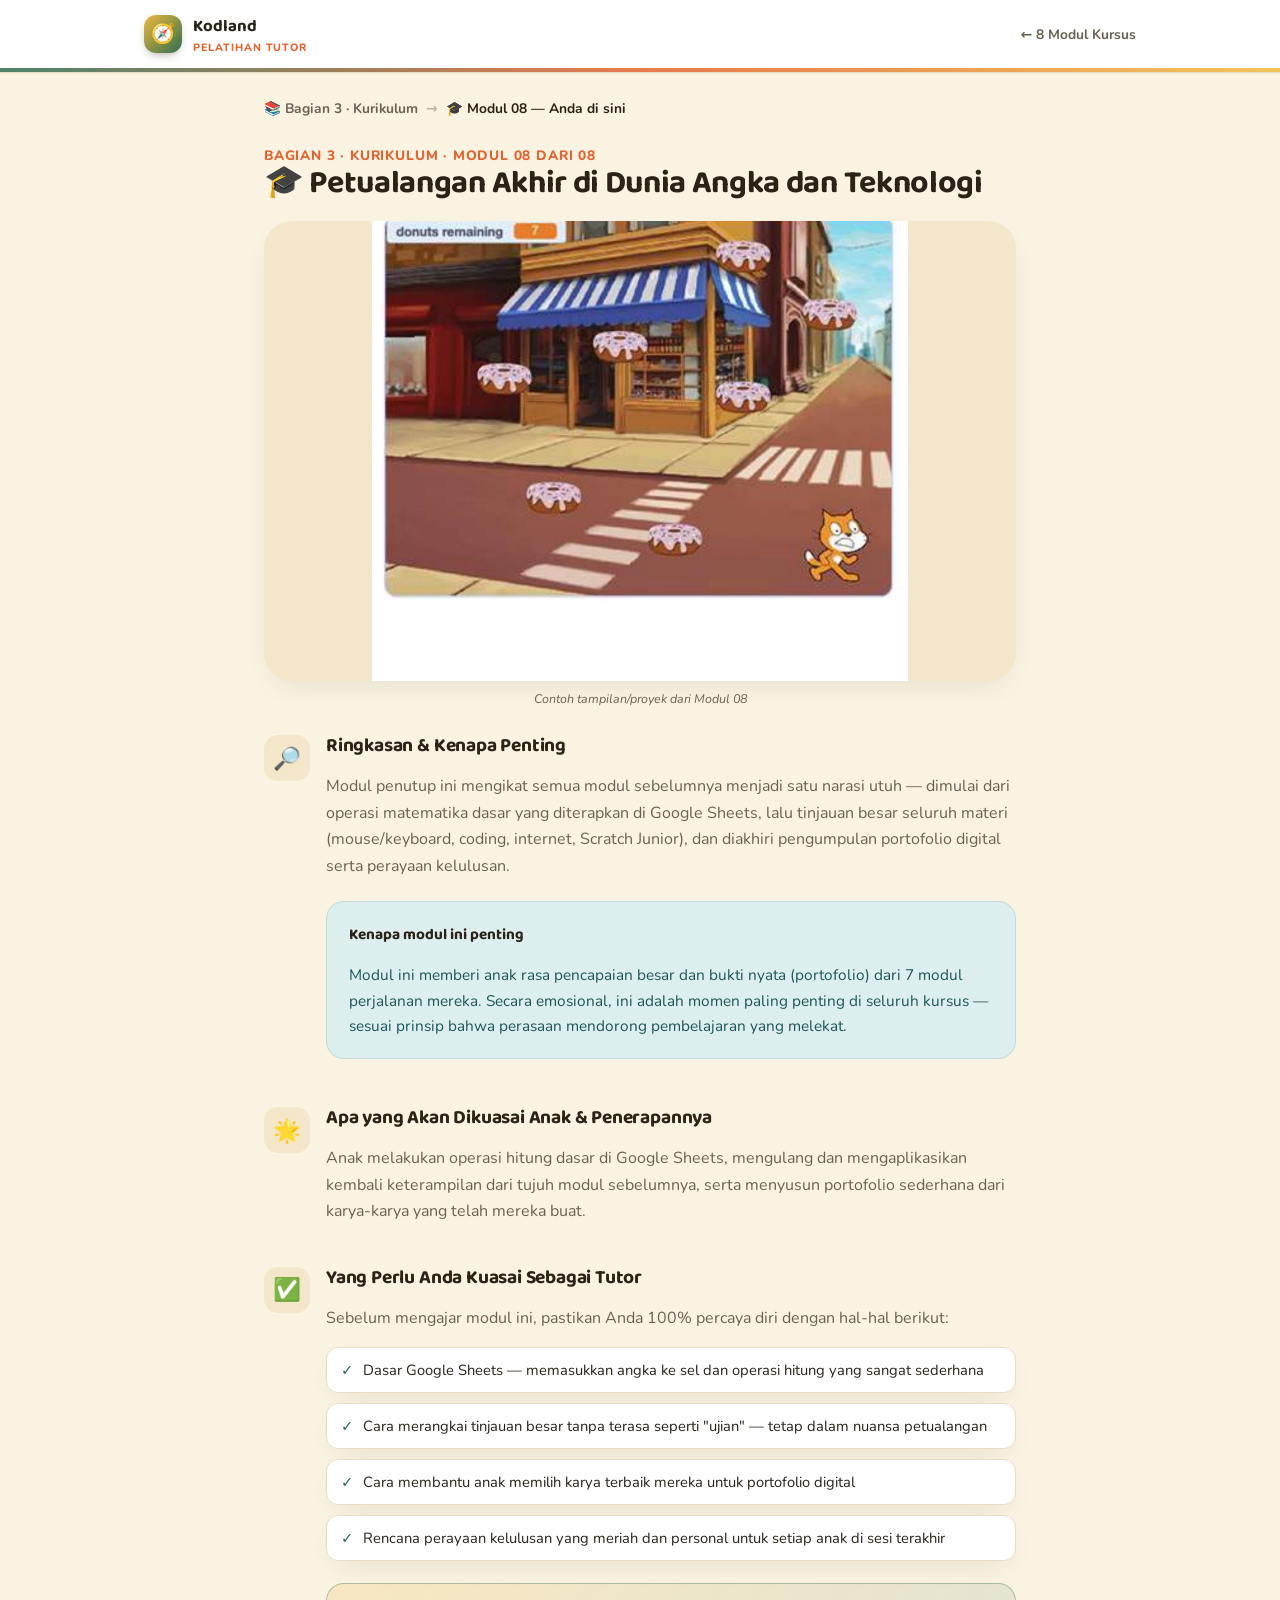
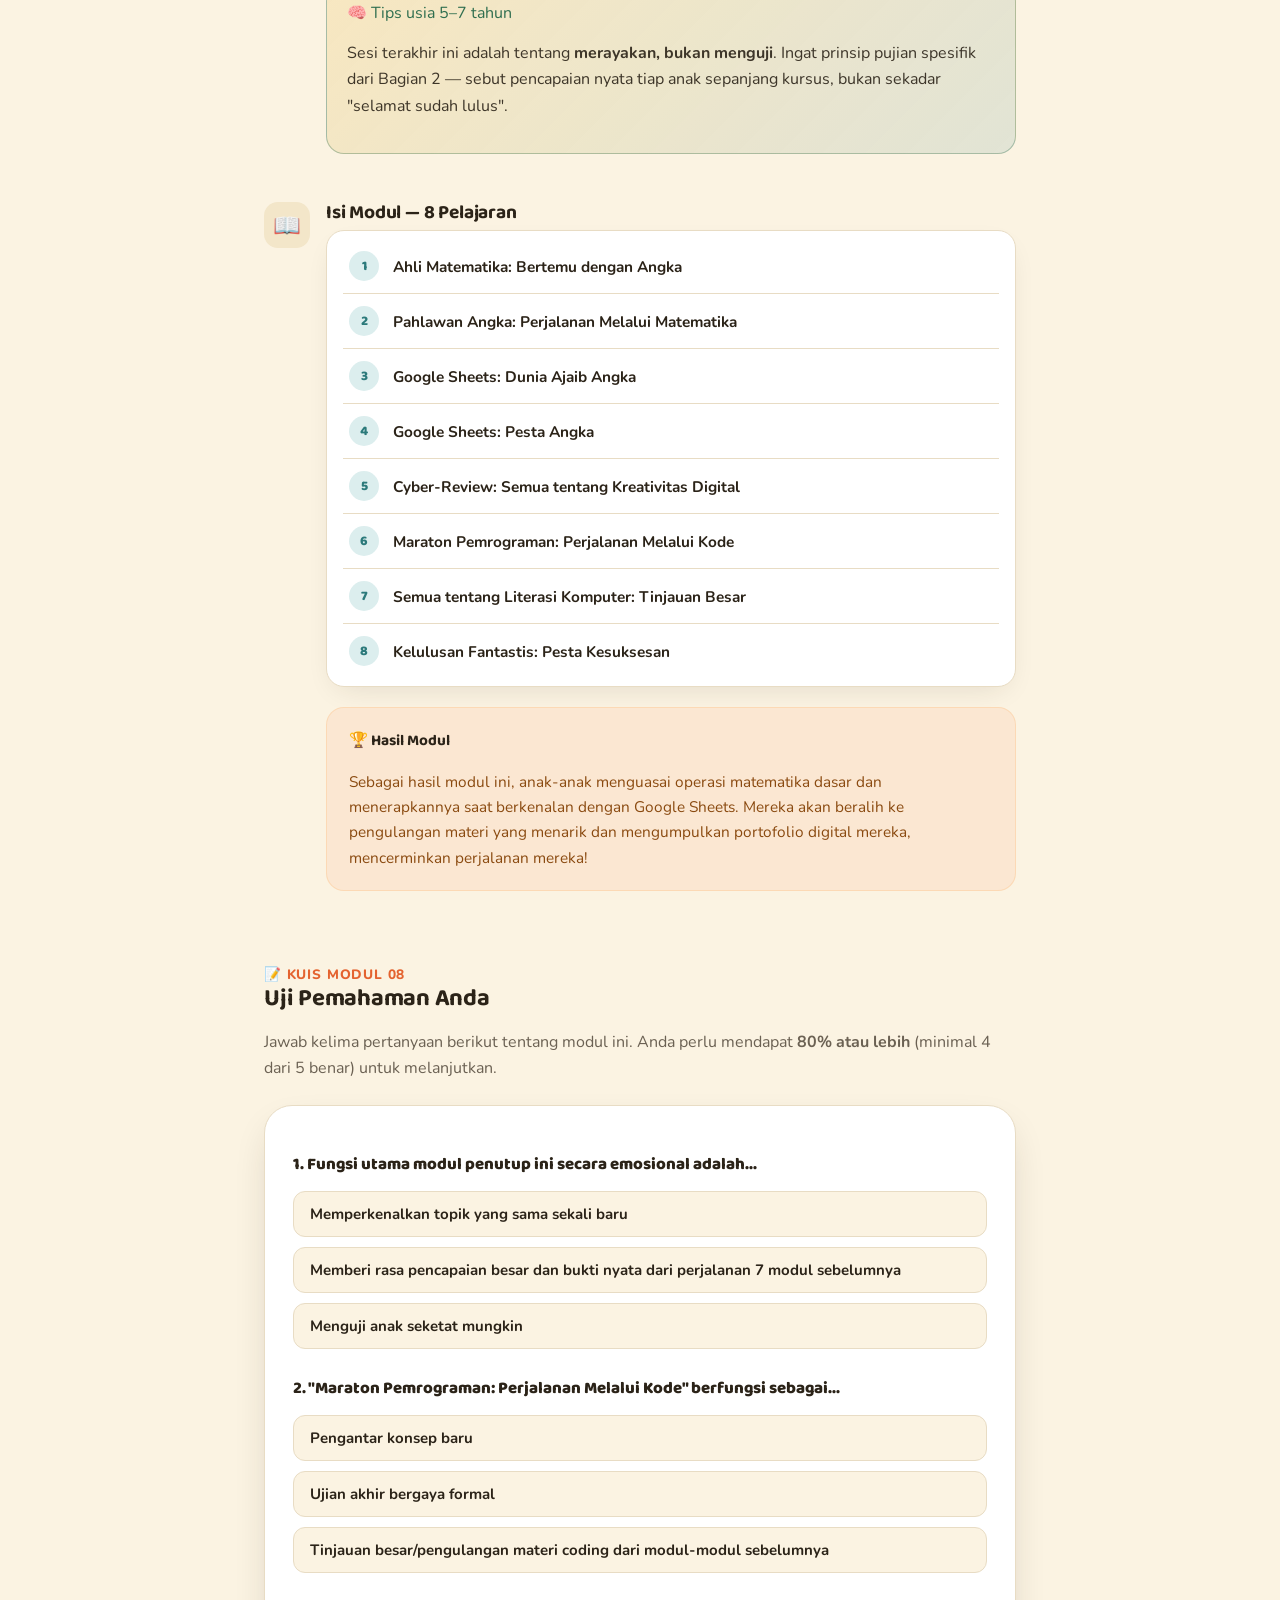
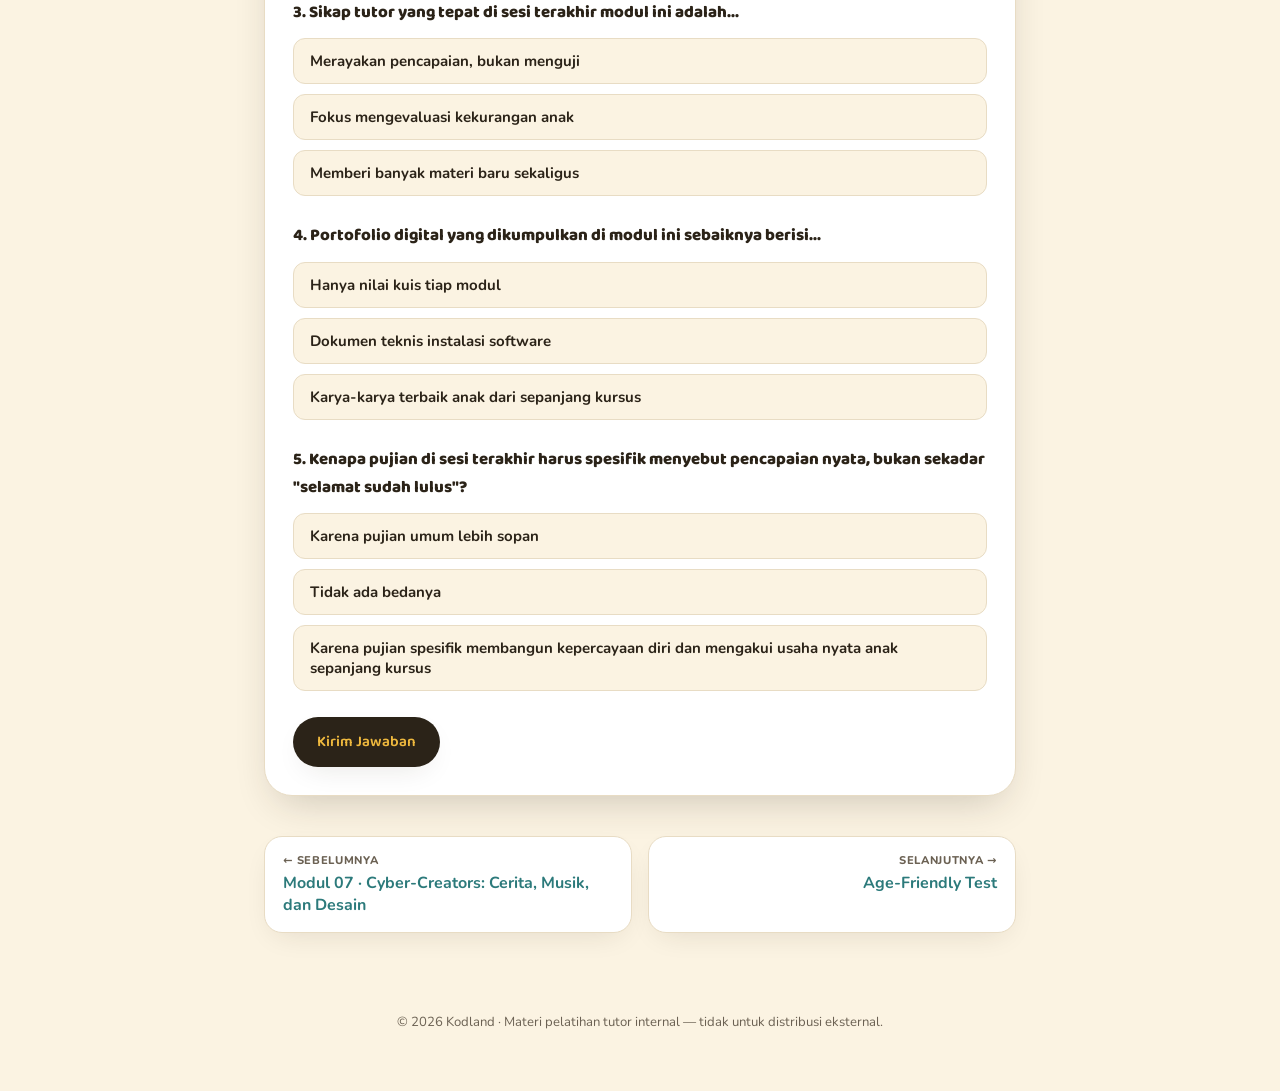
<file: bagian3-modul-08.html>
<!DOCTYPE html>
<html lang="id">
<head>
<meta charset="UTF-8">
<meta name="viewport" content="width=device-width, initial-scale=1.0">
<title>Modul 08 — Petualangan Akhir di Dunia Angka dan Teknologi — Pelatihan Tutor FunTech Explorers</title>
<link rel="stylesheet" href="style.css">
</head>
<body>

<div class="topbar">
  <div class="topbar-inner">
    <div class="brand">
      <div class="logo-mark">🧭</div>
      <div>
        Kodland
        <small>Pelatihan Tutor</small>
      </div>
    </div>
    <div class="topbar-nav">
      <a href="bagian3-kurikulum.html" class="back">8 Modul Kursus</a>    </div>
  </div>
</div>

<div class="wrap-narrow">

  <div class="breadcrumb-steps">
    <span class="step"><a href="bagian3-kurikulum.html">📚 Bagian 3 · Kurikulum</a></span>
    <span class="arrow">→</span>
    <span class="step current">🎓 Modul 08 — Anda di sini</span>
  </div>

  <span class="kicker">Bagian 3 · Kurikulum · Modul 08 dari 08</span>
  <h1>🎓 Petualangan Akhir di Dunia Angka dan Teknologi</h1>

  <img class="module-hero-img" src="assets/o8_thumb.jpg" alt="Petualangan Akhir di Dunia Angka dan Teknologi">
  <p class="img-caption">Contoh tampilan/proyek dari Modul 08</p>

  <div class="flow-step">
    <div class="flow-icon">🔎</div>
    <div class="flow-body">
      <h3>Ringkasan & Kenapa Penting</h3>
      <p>Modul penutup ini mengikat semua modul sebelumnya menjadi satu narasi utuh — dimulai dari operasi matematika dasar yang diterapkan di Google Sheets, lalu tinjauan besar seluruh materi (mouse/keyboard, coding, internet, Scratch Junior), dan diakhiri pengumpulan portofolio digital serta perayaan kelulusan.</p>
      <div class="callout callout-info"><span class="callout-label">Kenapa modul ini penting</span><p>Modul ini memberi anak rasa pencapaian besar dan bukti nyata (portofolio) dari 7 modul perjalanan mereka. Secara emosional, ini adalah momen paling penting di seluruh kursus — sesuai prinsip bahwa perasaan mendorong pembelajaran yang melekat.</p></div>
    </div>
  </div>

  <div class="flow-step">
    <div class="flow-icon">🌟</div>
    <div class="flow-body">
      <h3>Apa yang Akan Dikuasai Anak & Penerapannya</h3>
      <p>Anak melakukan operasi hitung dasar di Google Sheets, mengulang dan mengaplikasikan kembali keterampilan dari tujuh modul sebelumnya, serta menyusun portofolio sederhana dari karya-karya yang telah mereka buat.</p>
    </div>
  </div>

  <div class="flow-step">
    <div class="flow-icon">✅</div>
    <div class="flow-body">
      <h3>Yang Perlu Anda Kuasai Sebagai Tutor</h3>
      <p>Sebelum mengajar modul ini, pastikan Anda 100% percaya diri dengan hal-hal berikut:</p>
      <ul class="confidence-list">
        <li><span class="chk">✓</span> Dasar Google Sheets — memasukkan angka ke sel dan operasi hitung yang sangat sederhana</li>
        <li><span class="chk">✓</span> Cara merangkai tinjauan besar tanpa terasa seperti "ujian" — tetap dalam nuansa petualangan</li>
        <li><span class="chk">✓</span> Cara membantu anak memilih karya terbaik mereka untuk portofolio digital</li>
        <li><span class="chk">✓</span> Rencana perayaan kelulusan yang meriah dan personal untuk setiap anak di sesi terakhir</li>
      </ul>
      <div class="age-tip">
        <span class="callout-label">🧠 Tips usia 5–7 tahun</span>
        <p>Sesi terakhir ini adalah tentang <strong>merayakan, bukan menguji</strong>. Ingat prinsip pujian spesifik dari Bagian 2 — sebut pencapaian nyata tiap anak sepanjang kursus, bukan sekadar "selamat sudah lulus".</p>
      </div>
    </div>
  </div>

  <div class="flow-step">
    <div class="flow-icon">📖</div>
    <div class="flow-body">
      <h3>Isi Modul — 8 Pelajaran</h3>
      <div style="background:var(--paper); border:1px solid var(--line); border-radius: var(--radius-md); padding: 8px 16px; box-shadow: var(--shadow-card);">
        <div class="lesson-row"><div class="lesson-num">1</div><div class="lesson-text">Ahli Matematika: Bertemu dengan Angka</div></div>
        <div class="lesson-row"><div class="lesson-num">2</div><div class="lesson-text">Pahlawan Angka: Perjalanan Melalui Matematika</div></div>
        <div class="lesson-row"><div class="lesson-num">3</div><div class="lesson-text">Google Sheets: Dunia Ajaib Angka</div></div>
        <div class="lesson-row"><div class="lesson-num">4</div><div class="lesson-text">Google Sheets: Pesta Angka</div></div>
        <div class="lesson-row"><div class="lesson-num">5</div><div class="lesson-text">Cyber-Review: Semua tentang Kreativitas Digital</div></div>
        <div class="lesson-row"><div class="lesson-num">6</div><div class="lesson-text">Maraton Pemrograman: Perjalanan Melalui Kode</div></div>
        <div class="lesson-row"><div class="lesson-num">7</div><div class="lesson-text">Semua tentang Literasi Komputer: Tinjauan Besar</div></div>
        <div class="lesson-row"><div class="lesson-num">8</div><div class="lesson-text">Kelulusan Fantastis: Pesta Kesuksesan</div></div>
      </div>
      <div class="callout callout-tip" style="margin-top:20px;">
        <span class="callout-label">🏆 Hasil Modul</span>
        <p>Sebagai hasil modul ini, anak-anak menguasai operasi matematika dasar dan menerapkannya saat berkenalan dengan Google Sheets. Mereka akan beralih ke pengulangan materi yang menarik dan mengumpulkan portofolio digital mereka, mencerminkan perjalanan mereka!</p>
      </div>
    </div>
  </div>

  <div id="sec-cta" style="margin: 50px 0 20px;">
    <span class="kicker">📝 Kuis Modul 08</span>
    <h2>Uji Pemahaman Anda</h2>
    <p>Jawab kelima pertanyaan berikut tentang modul ini. Anda perlu mendapat <strong>80% atau lebih</strong> (minimal 4 dari 5 benar) untuk melanjutkan.</p>
  </div>

  <div class="quiz-box" id="quiz">
    <div class="quiz-q" data-answer="1">
      <p class="qtext">1. Fungsi utama modul penutup ini secara emosional adalah...</p>
      <div class="quiz-opts">
        <div class="quiz-opt" data-i="0">Menguji anak seketat mungkin</div>
        <div class="quiz-opt" data-i="1">Memberi rasa pencapaian besar dan bukti nyata dari perjalanan 7 modul sebelumnya</div>
        <div class="quiz-opt" data-i="2">Memperkenalkan topik yang sama sekali baru</div>
      </div>
    </div>
    <div class="quiz-q" data-answer="1">
      <p class="qtext">2. "Maraton Pemrograman: Perjalanan Melalui Kode" berfungsi sebagai...</p>
      <div class="quiz-opts">
        <div class="quiz-opt" data-i="0">Pengantar konsep baru</div>
        <div class="quiz-opt" data-i="1">Tinjauan besar/pengulangan materi coding dari modul-modul sebelumnya</div>
        <div class="quiz-opt" data-i="2">Ujian akhir bergaya formal</div>
      </div>
    </div>
    <div class="quiz-q" data-answer="1">
      <p class="qtext">3. Sikap tutor yang tepat di sesi terakhir modul ini adalah...</p>
      <div class="quiz-opts">
        <div class="quiz-opt" data-i="0">Fokus mengevaluasi kekurangan anak</div>
        <div class="quiz-opt" data-i="1">Merayakan pencapaian, bukan menguji</div>
        <div class="quiz-opt" data-i="2">Memberi banyak materi baru sekaligus</div>
      </div>
    </div>
    <div class="quiz-q" data-answer="0">
      <p class="qtext">4. Portofolio digital yang dikumpulkan di modul ini sebaiknya berisi...</p>
      <div class="quiz-opts">
        <div class="quiz-opt" data-i="0">Karya-karya terbaik anak dari sepanjang kursus</div>
        <div class="quiz-opt" data-i="1">Hanya nilai kuis tiap modul</div>
        <div class="quiz-opt" data-i="2">Dokumen teknis instalasi software</div>
      </div>
    </div>
    <div class="quiz-q" data-answer="0">
      <p class="qtext">5. Kenapa pujian di sesi terakhir harus spesifik menyebut pencapaian nyata, bukan sekadar "selamat sudah lulus"?</p>
      <div class="quiz-opts">
        <div class="quiz-opt" data-i="0">Karena pujian spesifik membangun kepercayaan diri dan mengakui usaha nyata anak sepanjang kursus</div>
        <div class="quiz-opt" data-i="1">Karena pujian umum lebih sopan</div>
        <div class="quiz-opt" data-i="2">Tidak ada bedanya</div>
      </div>
    </div>
    <button class="btn btn-primary" onclick="submitQuiz()" id="submitBtn">Kirim Jawaban</button>
    <div id="quizResult"></div>
    <div id="nextLink" style="margin-top:18px; display:none;">
      <a href="age-friendly-test.html" class="btn btn-pink">Lanjut ke Age-Friendly Test →</a>
    </div>
  </div>

  <div class="prevnext">
    <a href="bagian3-modul-07.html"><small>← Sebelumnya</small>Modul 07 · Cyber-Creators: Cerita, Musik, dan Desain</a>
    <a href="age-friendly-test.html" class="next"><small>Selanjutnya →</small>Age-Friendly Test</a>
  </div>

</div>

<footer>© 2026 Kodland · Materi pelatihan tutor internal — tidak untuk distribusi eksternal.</footer>

<script>
document.querySelectorAll('.quiz-q').forEach(q=>{
  const opts = q.querySelector('.quiz-opts');
  const children = Array.from(opts.children);
  for (let i = children.length - 1; i > 0; i--){
    const j = Math.floor(Math.random() * (i + 1));
    [children[i], children[j]] = [children[j], children[i]];
  }
  children.forEach(c => opts.appendChild(c));
});
document.querySelectorAll('.quiz-q').forEach(q=>{
  q.querySelectorAll('.quiz-opt').forEach(opt=>{
    opt.addEventListener('click', ()=>{
      q.querySelectorAll('.quiz-opt').forEach(o=>o.classList.remove('selected'));
      opt.classList.add('selected');
    });
  });
});
function submitQuiz(){
  const questions = document.querySelectorAll('.quiz-q');
  let correct = 0;
  questions.forEach(q=>{
    const answer = q.getAttribute('data-answer');
    const selected = q.querySelector('.quiz-opt.selected');
    q.querySelectorAll('.quiz-opt').forEach(o=>{
      o.classList.remove('correct','incorrect');
      if(o.getAttribute('data-i') === answer){ o.classList.add('correct'); }
      else if(o === selected){ o.classList.add('incorrect'); }
    });
    if(selected && selected.getAttribute('data-i') === answer){ correct++; }
  });
  const total = questions.length;
  const pct = Math.round((correct/total)*100);
  const resultEl = document.getElementById('quizResult');
  const passed = pct >= 80;
  resultEl.innerHTML = `<p class="quiz-result ${passed ? 'pass':'fail'}">Skor Anda: ${correct}/${total} (${pct}%) — ${passed ? '🎉 Lulus!' : 'Belum lulus. Tinjau kembali materi lalu coba lagi.'}</p>`;
  document.getElementById('nextLink').style.display = passed ? 'block' : 'none';
}
</script>

</body>
</html>
</file>
<file: style.css>
/* ============================================================
   FunTech Explorers — Pelatihan Tutor (Kodland)
   Tema: "Explorer's Field Journal" — hijau hutan, terracotta,
   mustard & teal, dengan sentuhan badge/stempel ala buku
   catatan penjelajah.
   ============================================================ */

@import url('https://fonts.googleapis.com/css2?family=Baloo+2:wght@500;600;700;800&family=Nunito:ital,wght@0,400;0,600;0,700;0,800;1,600&display=swap');

:root{
  --lime:        #EFB93E;   /* mustard — accent utama/hero/tombol */
  --lime-deep:   #2F6E4F;   /* hijau hutan — aksen angka/centang */
  --lime-ink:    #3B2A12;   /* coklat tua — teks di atas mustard */
  --pink:        #E4632F;   /* terracotta — aksen sekunder */
  --pink-strong: #B8451C;
  --pink-soft:   #FBE0D2;
  --pink-soft-text: #9A3814;
  --blue:        #2C7A7B;   /* teal — info/tautan */
  --blue-soft:   #DCEEEE;
  --blue-soft-text: #1D5657;
  --orange:      #D97A3D;   /* rust-orange — aksen ketiga */
  --orange-soft: #FBE7D2;
  --orange-soft-text: #8A4A10;

  --cream:       #FBF3E2;
  --cream-deep:  #F3E6C9;
  --paper:       #FFFFFF;
  --ink:         #2B2318;
  --ink-soft:    #6B6153;
  --line:        #E8DCC4;

  --radius-lg: 28px;
  --radius-md: 18px;
  --radius-sm: 12px;

  --shadow-card: 0 10px 30px -12px rgba(43,35,24,0.14);
  --shadow-pop:  0 16px 40px -14px rgba(43,35,24,0.24);

  --font-display: 'Baloo 2', system-ui, sans-serif;
  --font-body: 'Nunito', system-ui, sans-serif;
}

*{ box-sizing: border-box; }
html{ scroll-behavior: smooth; }
body{
  margin:0;
  font-family: var(--font-body);
  background: var(--cream);
  color: var(--ink);
  transition: background .3s ease, color .3s ease;
  -webkit-font-smoothing: antialiased;
}

h1,h2,h3,h4,.display{
  font-family: var(--font-display);
  line-height: 1.15;
  margin: 0 0 .4em;
  letter-spacing: -0.01em;
  color: var(--ink);
}

p{ line-height: 1.65; color: var(--ink-soft); }
a{ color: var(--blue); text-decoration: none; }

.wrap{ max-width: 1040px; margin: 0 auto; padding: 0 24px; }
.wrap-narrow{ max-width: 800px; margin: 0 auto; padding: 0 24px; }

/* ---------- Topbar ---------- */
.topbar{
  position: sticky; top:0; z-index: 50;
  background: var(--paper);
  border-bottom: 1px solid var(--line);
  box-shadow: 0 2px 0 0 rgba(0,0,0,0.02);
}
.topbar::after{
  content:"";
  display:block; height:4px; width:100%;
  background: linear-gradient(90deg, var(--lime-deep), var(--pink), var(--lime));
  opacity:.85;
}
.topbar-inner{
  max-width: 1040px; margin: 0 auto; padding: 13px 24px;
  display:flex; align-items:center; justify-content: space-between; gap: 16px;
}
.brand{ display:flex; align-items:center; gap:11px; font-family: var(--font-display); font-weight:700; font-size: 1.05rem; }
.brand .logo-mark{
  width: 38px; height: 38px; border-radius: 12px;
  background: linear-gradient(135deg, var(--lime) 0%, var(--lime-deep) 100%);
  display:flex; align-items:center; justify-content:center;
  font-size: 1.2rem;
  box-shadow: 0 4px 10px -4px rgba(59,42,18,.5);
}
.brand small{ display:block; font-family: var(--font-body); font-weight:800; color: var(--pink); font-size:.66rem; text-transform: uppercase; letter-spacing: .09em; }

.topbar-nav{ display:flex; align-items:center; gap:18px; }
.topbar-nav a{ font-weight:700; font-size:.86rem; color: var(--ink-soft); white-space:nowrap; }
.topbar-nav a:hover{ color: var(--pink); }
.topbar-nav a.back::before{ content:"← "; }

.theme-toggle{
  border:1px solid var(--line); background: var(--cream-deep); color: var(--ink);
  width:38px; height:38px; border-radius:50%; cursor:pointer; font-size:1rem;
  display:flex; align-items:center; justify-content:center; flex:0 0 auto;
}

/* ---------- Buttons / chips ---------- */
.btn{
  display:inline-flex; align-items:center; gap:8px;
  font-family: var(--font-display); font-weight:600; font-size:.95rem;
  padding: 13px 24px; border-radius: 999px; border:none; cursor:pointer;
  transition: transform .15s ease, box-shadow .15s ease;
}
.btn:hover{ transform: translateY(-2px); }
.btn-primary{ background: var(--ink); color: var(--lime); box-shadow: var(--shadow-card); }
.btn-pink{ background: var(--pink); color:#fff; box-shadow: 0 10px 24px -10px rgba(228,99,47,.6); }
.btn-outline{ background: transparent; border: 2px solid var(--ink); color: var(--ink); }
.btn-ghost{ background: var(--cream-deep); color: var(--ink); }
.btn:disabled{ opacity:.45; cursor:not-allowed; transform:none; }

.eyebrow{
  display:inline-flex; align-items:center; gap:8px;
  font-family: var(--font-display); font-weight:700; font-size:.78rem;
  text-transform: uppercase; letter-spacing:.08em;
  background: var(--pink-soft); color: var(--pink-soft-text);
  padding: 7px 14px; border-radius:999px;
}

/* ---------- Hero ---------- */
.hero{
  background:
    radial-gradient(circle, rgba(59,42,18,.14) 1.5px, transparent 1.5px) 0 0/22px 22px,
    linear-gradient(160deg, var(--lime) 0%, #DDA426 100%);
  border-radius: var(--radius-lg);
  padding: 44px 40px;
  color: var(--lime-ink);
  position: relative;
  overflow:hidden;
  margin: 28px 0;
}
.hero h1{ font-size: clamp(1.9rem, 4vw, 2.7rem); color: var(--lime-ink); max-width: 640px; }
.hero p.lede{ color: var(--lime-ink); opacity:.82; max-width: 560px; font-size: 1.05rem; }

/* ---------- Progress trail (signature element) ---------- */
.progress-card{
  background: var(--paper); border-radius: var(--radius-md);
  padding: 22px 26px; box-shadow: var(--shadow-card);
  display:flex; align-items:center; justify-content:space-between; gap: 24px;
  flex-wrap: wrap; margin: -34px 0 30px; position:relative; z-index:2;
  border: 1px solid var(--line);
}
.progress-count{ font-family: var(--font-display); font-size: 1.9rem; }
.progress-count span{ color: var(--ink-soft); font-size: 1rem; font-family: var(--font-body); font-weight:700; }
.trail{ display:flex; gap:22px; align-items:center; flex:1; min-width: 240px; flex-wrap: wrap; padding-left: 8px; }
.trail-dot{ width:15px; height:15px; border-radius:50%; background: var(--line); flex: 0 0 auto; box-shadow: 0 0 0 4px var(--paper); }
.trail-dot.done{ background: linear-gradient(135deg, var(--blue), var(--pink)); }

/* ---------- Bagian list (top-level dashboard cards) ---------- */
.module-list{ display:flex; flex-direction:column; gap:16px; margin: 20px 0 40px; }
.module-card{
  background: var(--paper); border-radius: var(--radius-md);
  border: 1px solid var(--line);
  padding: 22px 24px; display:flex; align-items:center; gap:20px;
  box-shadow: var(--shadow-card); transition: transform .15s ease;
}
.module-card:hover{ transform: translateY(-3px); }
.module-num{
  font-family: var(--font-display); font-weight:800; font-size:1.4rem;
  width:52px; height:52px; border-radius:16px; flex:0 0 auto;
  display:flex; align-items:center; justify-content:center;
  color:#fff; transform: rotate(-4deg);
}
.module-card:nth-of-type(3n+1) .module-num{ background: var(--blue); }
.module-card:nth-of-type(3n+2) .module-num{ background: var(--pink); }
.module-card:nth-of-type(3n+3) .module-num{ background: var(--orange); }
.module-card:nth-of-type(3n+2) .module-num{ transform: rotate(3deg); }
.module-card:nth-of-type(3n+3) .module-num{ transform: rotate(-2deg); }
.module-body{ flex:1; }
.module-body h3{ font-size:1.15rem; margin-bottom:2px; }
.module-body p{ margin:0; font-size:.92rem; }
.module-tag{ font-size:.72rem; font-weight:800; text-transform:uppercase; letter-spacing:.06em; color: var(--ink-soft); }

/* ---------- Section nav (in-page) ---------- */
.section-nav{
  display:flex; gap: 6px 18px; flex-wrap:wrap;
  padding: 12px 0; border-bottom:1px solid var(--line); margin-bottom: 6px;
  font-size:.85rem; font-weight:700;
}
.section-nav a{ color: var(--ink-soft); }
.section-nav a:hover{ color: var(--pink); }
.section-nav a.cta{ color: var(--pink); margin-left:auto; }

.breadcrumb-steps{ display:flex; align-items:center; gap:8px; margin: 26px 0; flex-wrap:wrap; font-size:.86rem; font-weight:700; color: var(--ink-soft); }
.breadcrumb-steps .step{ display:flex; align-items:center; gap:8px; }
.breadcrumb-steps .step.current{ color: var(--ink); }
.breadcrumb-steps .arrow{ opacity:.45; }
.breadcrumb-steps a{ color: var(--ink-soft); font-weight:700; }
.breadcrumb-steps a:hover{ color: var(--pink); }

/* ---------- Content blocks ---------- */
.kicker{ font-weight:800; color: var(--pink); font-size:.85rem; text-transform:uppercase; letter-spacing:.06em; }
article section{ margin: 46px 0; }
article h2{ font-size: 1.6rem; margin-top: 0; display:flex; align-items:center; gap:12px; }
article h2 .num{
  color: var(--blue); background: var(--blue-soft);
  width:38px; height:38px; border-radius:12px; flex:0 0 auto;
  display:flex; align-items:center; justify-content:center;
  font-size:1.1rem;
}
article h4{ font-size:1.05rem; }

.callout{
  border-radius: var(--radius-md);
  padding: 20px 22px; margin: 22px 0;
  border: 1px solid transparent;
  font-size: .96rem;
}
.callout p:last-child{ margin-bottom:0; }
.callout-info{ background: var(--blue-soft); border-color: rgba(44,122,123,.15); }
.callout-info p{ color: var(--blue-soft-text); }
.callout-warn{ background: var(--pink-soft); border-color: rgba(228,99,47,.18); }
.callout-warn p{ color: var(--pink-soft-text); }
.callout-tip{ background: var(--orange-soft); border-color: rgba(255,159,67,.2); }
.callout-tip p{ color: var(--orange-soft-text); }
.callout .callout-label{ font-family: var(--font-display); font-weight:700; display:block; margin-bottom:6px; color: var(--ink); }

.compare{ display:grid; grid-template-columns: 1fr 1fr; gap:16px; margin: 20px 0; }
@media (max-width: 640px){ .compare{ grid-template-columns: 1fr; } }
.compare-col{ border-radius: var(--radius-md); padding: 18px 20px; }
.compare-col.no{ background: var(--pink-soft); border: 1px solid rgba(228,99,47,.2); }
.compare-col.yes{ background: rgba(47,110,79,.14); border: 1px solid rgba(47,110,79,.35); }
.compare-col h4{ margin-top:0; }
.compare-col ul{ padding-left: 1.1em; margin: 0; }
.compare-col li{ margin-bottom: 10px; color: var(--ink-soft); }

.principle-list{ counter-reset: p; list-style:none; padding:0; margin: 24px 0; display:flex; flex-direction:column; gap:18px; }
.principle-list > li{ counter-increment:p; background: var(--paper); border:1px solid var(--line); border-radius: var(--radius-md); padding: 18px 20px 18px 66px; position:relative; box-shadow: var(--shadow-card); }
.principle-list > li::before{
  content: counter(p); position:absolute; left:18px; top:18px;
  font-family: var(--font-display); font-weight:800; color:#fff;
  width:34px; height:34px; border-radius:50%; background: var(--blue);
  display:flex; align-items:center; justify-content:center;
}
.principle-list > li h4{ margin: 0 0 6px; }
.principle-list ul{ list-style:none; padding-left:0; margin: 14px 0 0; display:flex; flex-direction:column; gap:8px; }
.principle-list ul li{ background:none; border:none; box-shadow:none; padding:0; }
.principle-list ul li::before{ display:none; }

.scenario-grid{ display:grid; grid-template-columns: 1fr; gap: 14px; margin: 20px 0; }
.scenario{ background: var(--paper); border: 1px solid var(--line); border-radius: var(--radius-md); padding: 18px 20px; box-shadow: var(--shadow-card); }
.scenario .sig{ font-size:1.4rem; margin-right:8px; }
.scenario h4{ display:inline; }

table.praise-table{ width:100%; border-collapse: collapse; margin: 18px 0; font-size:.92rem; }
table.praise-table th{ font-family: var(--font-display); text-align:left; padding: 10px 14px; color: var(--ink-soft); font-size:.78rem; text-transform:uppercase; letter-spacing:.05em; }
table.praise-table td{ padding: 12px 14px; border-top:1px solid var(--line); vertical-align: top; }
table.praise-table td.no{ color: #B8451C; }
table.praise-table td.yes{ color: #2F6E4F; font-weight:700; }

/* ---------- Curriculum module cards (clickable) ---------- */
.curric-grid{ display:flex; flex-direction:column; gap:16px; margin: 22px 0 36px; }
.curric-link{ display:block; }
.curric-card{
  display:flex; gap:20px; background: var(--paper); border:1px solid var(--line);
  border-radius: var(--radius-lg); padding: 20px; align-items:center;
  box-shadow: var(--shadow-card); transition: transform .15s ease, box-shadow .15s ease;
  cursor:pointer;
}
.curric-card:hover{ transform: translateY(-3px); box-shadow: var(--shadow-pop); }
.curric-card .curric-thumb{ width:110px; height:82px; border-radius: var(--radius-sm); object-fit:cover; flex:0 0 auto; }
.curric-card .curric-num{ font-family: var(--font-display); font-weight:800; font-size: 1.6rem; flex:0 0 auto; width: 44px; display:inline-block; }
.curric-card:nth-of-type(4n+1) .curric-num{ color: var(--blue); transform: rotate(-4deg); }
.curric-card:nth-of-type(4n+2) .curric-num{ color: var(--pink); transform: rotate(3deg); }
.curric-card:nth-of-type(4n+3) .curric-num{ color: var(--orange); transform: rotate(-3deg); }
.curric-card:nth-of-type(4n+4) .curric-num{ color: var(--lime-deep); transform: rotate(4deg); }
.curric-card .curric-body{ flex:1; min-width:0; }
.curric-card h3{ font-size:1.1rem; margin-bottom:4px; }
.curric-card p{ margin:0; font-size:.88rem; }
.curric-card .arrow-go{ flex:0 0 auto; font-size:1.3rem; color: var(--ink-soft); }
@media (max-width: 640px){
  .curric-card{ flex-wrap:wrap; }
  .curric-card .curric-thumb{ width:100%; height:140px; order:-1; }
}

.info-grid{ display:grid; grid-template-columns: repeat(auto-fit,minmax(150px,1fr)); gap:14px; margin: 20px 0 30px; }
.info-tile{ background: var(--cream-deep); border-radius: var(--radius-md); padding:18px; text-align:center; }
.info-tile .big{ font-family: var(--font-display); font-weight:700; font-size:1.3rem; color: var(--blue); }
.info-tile .label{ font-size:.78rem; color: var(--ink-soft); text-transform:uppercase; letter-spacing:.05em; font-weight:700; }

.tool-row{ display:flex; flex-wrap:wrap; gap:12px; margin: 18px 0 32px; }
.tool-chip{ background: var(--paper); border:1px solid var(--line); border-radius: 14px; padding: 10px 16px; font-weight:700; font-size:.88rem; display:flex; align-items:center; gap:8px; }

.req-grid{ display:grid; grid-template-columns: repeat(auto-fit,minmax(220px,1fr)); gap:14px; margin: 18px 0 32px; }
.req-card{ background: var(--paper); border:1px solid var(--line); border-radius: var(--radius-md); padding:16px 18px; box-shadow: var(--shadow-card); display:flex; gap:12px; align-items:flex-start; }
.req-card .req-icon{ flex:0 0 auto; width:38px; height:38px; border-radius:10px; background: var(--blue-soft); display:flex; align-items:center; justify-content:center; font-size:1.1rem; }
.req-card h4{ margin:0 0 4px; font-size:.98rem; }
.req-card p{ margin:0; font-size:.86rem; }

/* ---------- Project gallery ---------- */
.gallery-grid{ display:grid; grid-template-columns: repeat(auto-fit,minmax(150px,1fr)); gap:14px; margin: 18px 0 30px; }
.gallery-item{ border-radius: var(--radius-md); overflow:hidden; box-shadow: var(--shadow-card); position:relative; border:1px solid var(--line); }
.gallery-item img{ width:100%; height:120px; object-fit:cover; display:block; }
.gallery-item .cap{ font-size:.72rem; font-weight:800; padding:8px 10px; background: var(--paper); color: var(--ink-soft); }

/* ---------- Module detail page: teaching-flow sections ---------- */
.flow-step{ display:flex; gap:16px; margin: 26px 0; }
.flow-icon{ flex:0 0 auto; width:46px; height:46px; border-radius:14px; display:flex; align-items:center; justify-content:center; font-size:1.4rem; background: var(--cream-deep); }
.flow-body{ flex:1; }
.flow-body h3{ margin: 0 0 6px; font-size:1.2rem; }

.confidence-list{ list-style:none; padding:0; margin: 16px 0; display:flex; flex-direction:column; gap:10px; }
.confidence-list li{ display:flex; gap:10px; align-items:flex-start; background: var(--paper); border:1px solid var(--line); border-radius: var(--radius-sm); padding: 12px 14px; box-shadow: var(--shadow-card); font-size:.92rem; }
.confidence-list li .chk{ flex:0 0 auto; color: var(--lime-deep); font-weight:800; }

.lesson-row{ display:flex; align-items:center; gap:14px; padding: 12px 6px; border-bottom: 1px solid var(--line); }
.lesson-row:last-child{ border-bottom:none; }
.lesson-num{ flex:0 0 auto; width:30px; height:30px; border-radius:50%; background: var(--blue-soft); color: var(--blue); font-weight:800; font-family: var(--font-display); display:flex; align-items:center; justify-content:center; font-size:.85rem; }
.lesson-text{ font-weight:700; font-size:.96rem; }

.module-hero-img{ width:100%; height:auto; max-height: 460px; border-radius: var(--radius-lg); box-shadow: var(--shadow-card); margin: 18px 0 8px; display:block; object-fit: contain; background: var(--cream-deep); }
.img-caption{ text-align:center; font-size:.78rem; color: var(--ink-soft); margin: 0 0 20px; font-style: italic; }

.age-tip{
  background: linear-gradient(135deg, rgba(239,185,62,.20), rgba(44,122,123,.12));
  border: 1px solid rgba(47,110,79,.35);
  border-radius: var(--radius-md);
  padding: 18px 20px; margin: 22px 0;
}
.age-tip .callout-label{ color: var(--lime-deep); }
.age-tip p{ color: var(--ink); opacity: .9; }

.philosophy-grid{ display:grid; grid-template-columns: repeat(2, 1fr); gap:16px; margin: 20px 0 34px; }
@media (max-width: 560px){ .philosophy-grid{ grid-template-columns: 1fr; } }
.philosophy-card{ background: var(--paper); border:1px solid var(--line); border-radius: var(--radius-md); padding:20px; box-shadow: var(--shadow-card); }
.philosophy-card .ic{ font-size:1.6rem; margin-bottom:8px; display:block; }
.philosophy-card h4{ margin: 0 0 6px; font-size:1rem; }
.philosophy-card p{ margin:0; font-size:.88rem; }

.prevnext{ display:flex; justify-content:space-between; gap:16px; margin: 40px 0; flex-wrap:wrap; }
.prevnext a{ flex:1; min-width:200px; background: var(--paper); border:1px solid var(--line); border-radius: var(--radius-md); padding:16px 18px; box-shadow: var(--shadow-card); font-weight:700; }
.prevnext a small{ display:block; color: var(--ink-soft); font-weight:800; text-transform:uppercase; font-size:.7rem; letter-spacing:.06em; margin-bottom:4px; }
.prevnext a.next{ text-align:right; }

/* ---------- Quiz ---------- */
.quiz-box{ background: var(--paper); border:1px solid var(--line); border-radius: var(--radius-lg); padding: 28px; box-shadow: var(--shadow-pop); margin: 24px 0; }
.quiz-q{ margin-bottom: 26px; }
.quiz-q p.qtext{ font-weight:800; font-family: var(--font-display); color: var(--ink); font-size:1.05rem; margin-bottom:12px; }
.quiz-opts{ display:flex; flex-direction:column; gap:10px; }
.quiz-opt{ display:flex; align-items:center; gap:12px; border:1px solid var(--line); border-radius: var(--radius-sm); padding: 12px 16px; cursor:pointer; font-weight:700; font-size:.94rem; background: var(--cream); transition: border-color .15s, background .15s; color: var(--ink); }
.quiz-opt:hover{ border-color: var(--blue); }
.quiz-opt.selected{ border-color: var(--blue); background: var(--blue-soft); }
.quiz-opt.correct{ border-color: var(--lime-deep); background: rgba(47,110,79,.18); }
.quiz-opt.incorrect{ border-color: var(--pink); background: var(--pink-soft); }
.quiz-result{ margin-top: 18px; font-weight:800; font-family: var(--font-display); }
.quiz-result.pass{ color: #2F6E4F; }
.quiz-result.fail{ color: #B8451C; }

/* ---------- Stage / final test ---------- */
.stage{ display:flex; gap:20px; margin: 30px 0; }
.stage-marker{ flex:0 0 auto; display:flex; flex-direction:column; align-items:center; }
.stage-dot{ width:40px; height:40px; border-radius:50%; background: var(--ink); color: var(--lime); display:flex; align-items:center; justify-content:center; font-family: var(--font-display); font-weight:800; }
.stage-line{ flex:1; width:2px; background: var(--line); margin: 6px 0; }
.stage-content{ flex:1; padding-bottom: 10px; }
.stage-content .stage-label{ font-size:.78rem; font-weight:800; text-transform:uppercase; letter-spacing:.06em; color: var(--ink-soft); }
.task-item{ display:flex; gap:14px; align-items:flex-start; background: var(--paper); border:1px solid var(--line); border-radius: var(--radius-md); padding:16px 18px; margin-bottom:12px; box-shadow: var(--shadow-card); }
.task-num{ flex:0 0 auto; width:28px; height:28px; border-radius:50%; background: var(--blue-soft); color: var(--blue); font-weight:800; font-family: var(--font-display); display:flex; align-items:center; justify-content:center; font-size:.85rem; }

/* ---------- CTA / final ---------- */
.cta-final{ background: linear-gradient(135deg, var(--pink) 0%, var(--pink-strong) 100%); border-radius: var(--radius-lg); padding: 40px; text-align:center; color:#fff; margin: 40px 0; }
.cta-final h2{ color:#fff; }
.cta-final p{ color: rgba(255,255,255,.85); max-width: 480px; margin: 0 auto 22px; }
.cta-final .btn-primary{ background:#fff; color: var(--pink); }

footer{ padding: 40px 0 60px; text-align:center; color: var(--ink-soft); font-size:.82rem; }

.pill-row{ display:flex; gap:10px; flex-wrap:wrap; margin: 18px 0; }
.pill{ background: var(--cream-deep); border-radius:999px; padding:8px 16px; font-size:.82rem; font-weight:800; }

@media (max-width: 640px){
  .hero{ padding: 32px 22px; }
  .progress-card{ margin-top: -24px; padding: 18px; flex-direction:column; align-items:flex-start; }
}
</file>
